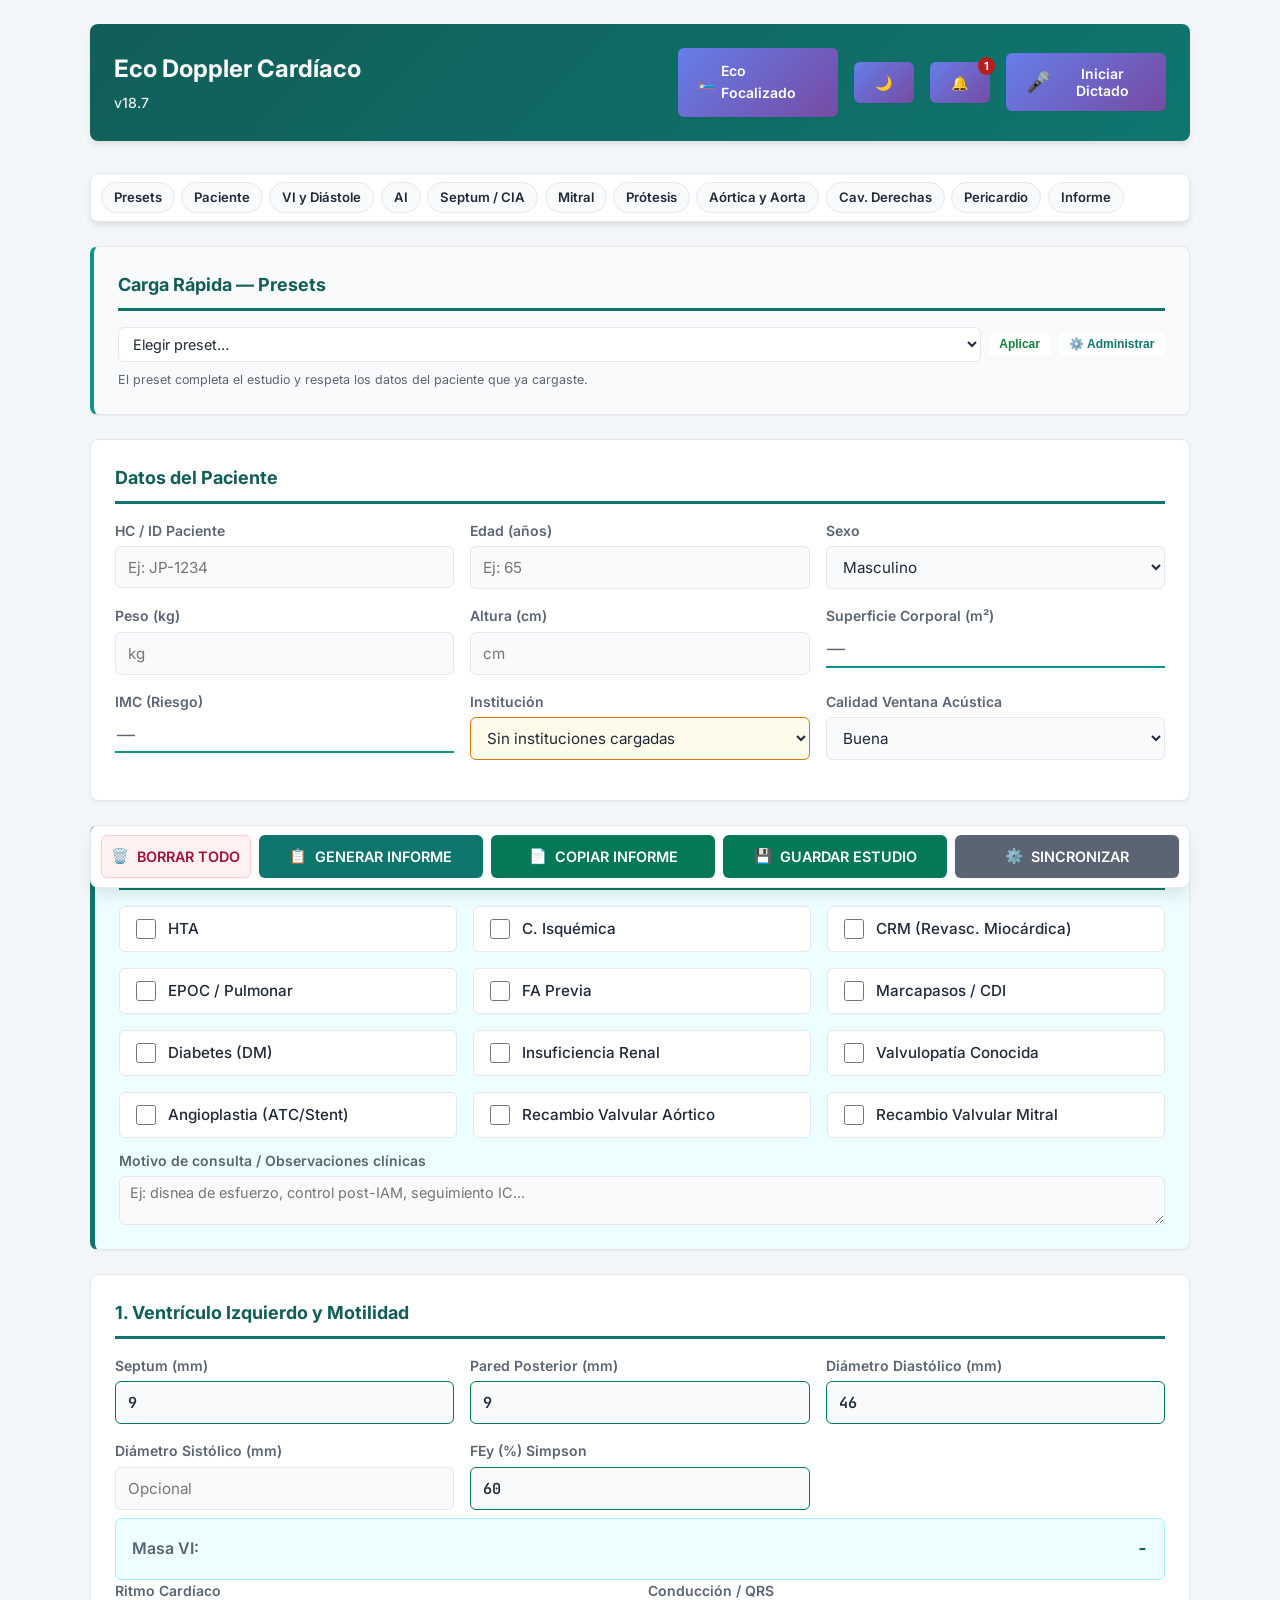
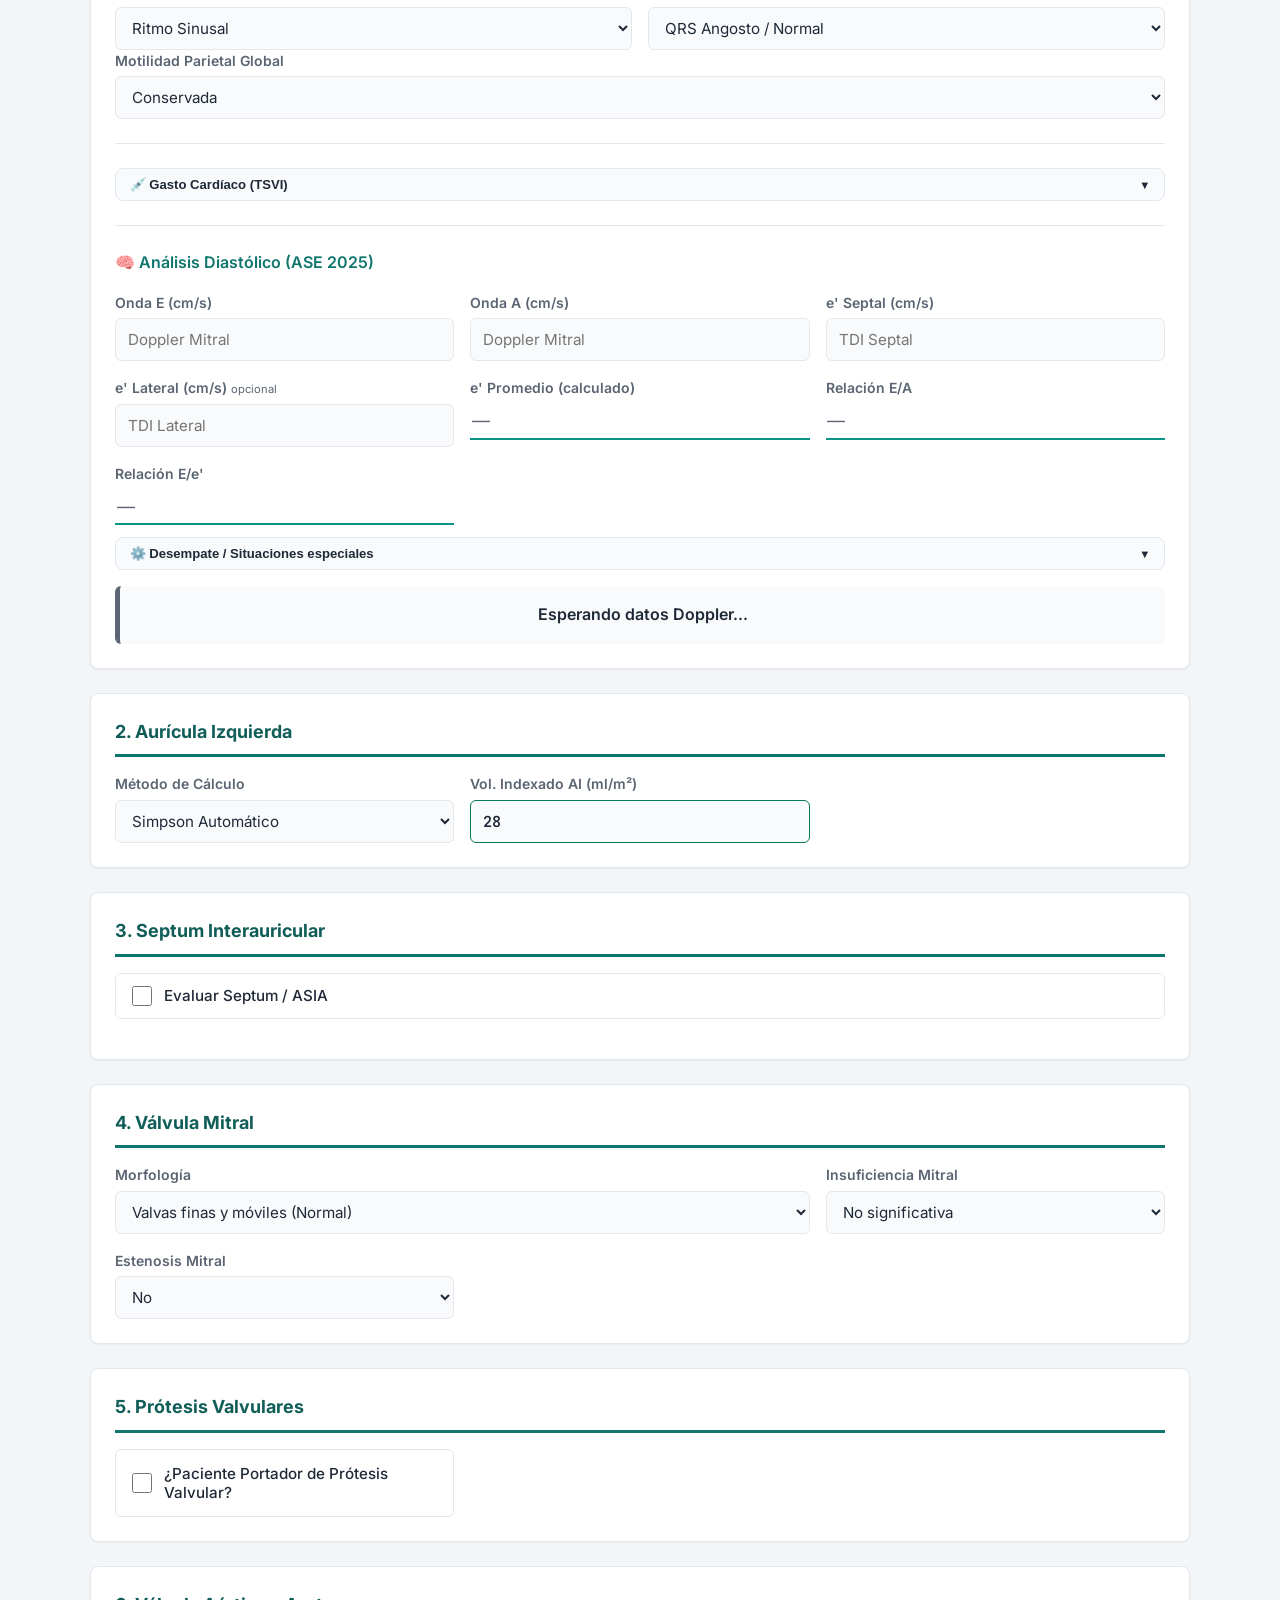
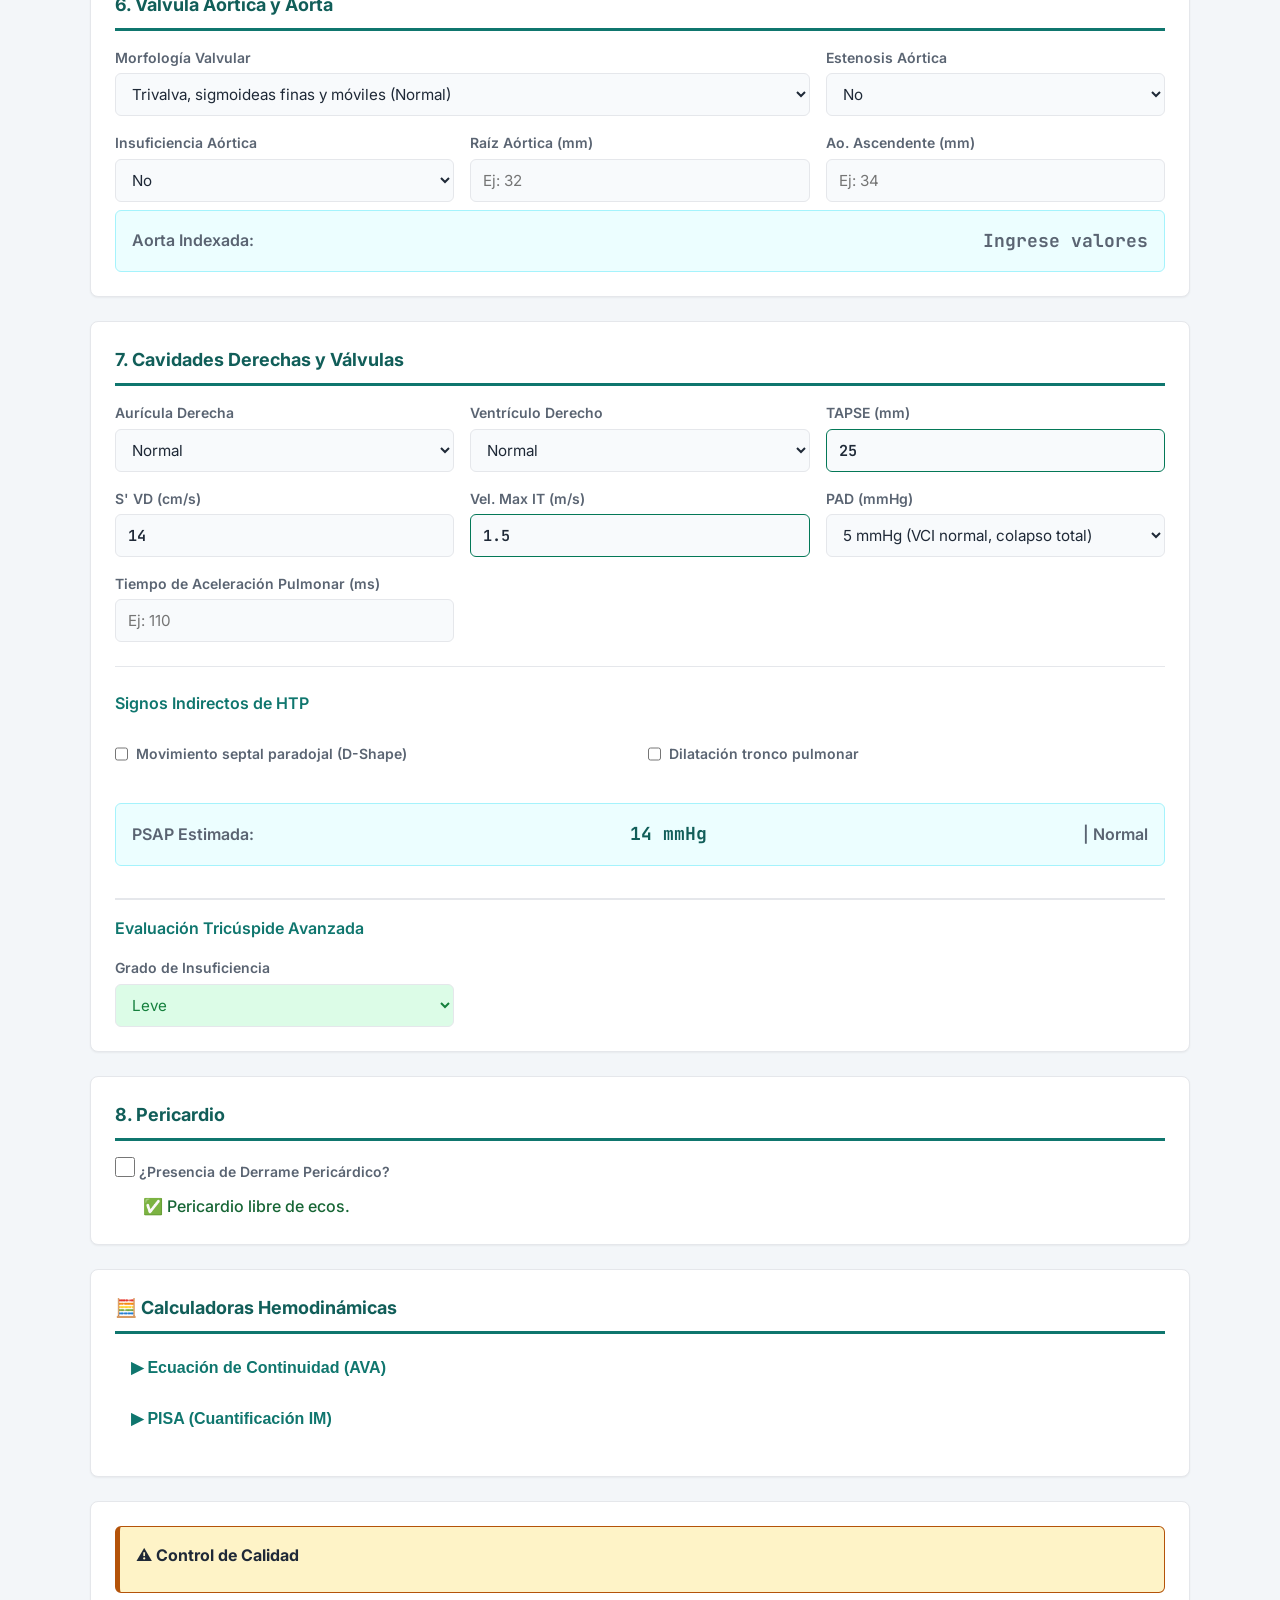
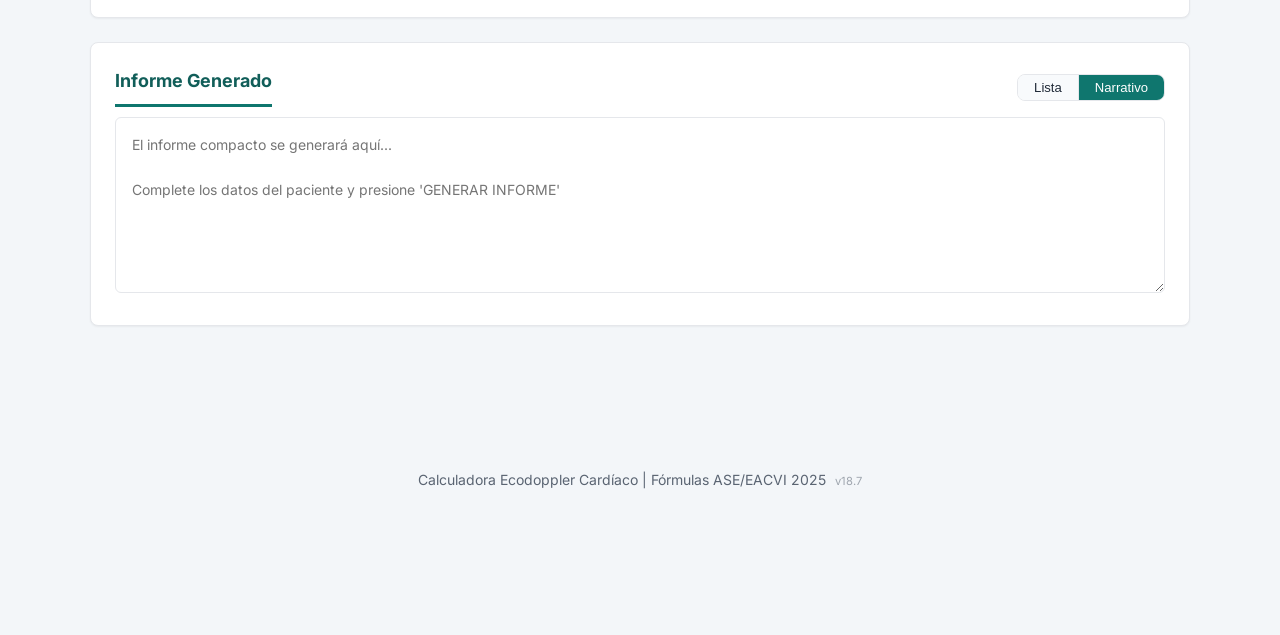
<file: index.html>
<!DOCTYPE html>
<html lang="es">

<head>
    <meta charset="UTF-8">
    <meta name="viewport" content="width=device-width, initial-scale=1.0">
    <meta name="description"
        content="Calculadora profesional de Ecocardiograma Doppler Cardíaco para generación de reportes clínicos">
    <title>Eco Doppler Cardíaco - Calculadora Profesional</title>

    <!-- Google Fonts -->
    <link rel="preconnect" href="https://fonts.googleapis.com">
    <link rel="preconnect" href="https://fonts.gstatic.com" crossorigin>
    <link
        href="https://fonts.googleapis.com/css2?family=Inter:wght@400;500;600;700&family=JetBrains+Mono:wght@500;600&display=swap"
        rel="stylesheet">

    <!-- Styles -->
    <link rel="stylesheet" href="styles.css?v=18.8">
</head>

<body>

    <div class="container">
        <header class="app-header">
            <div>
                <h1>Eco Doppler Cardíaco</h1>
                <p class="version">v18.7</p>
            </div>
            <div class="voice-controls">
                <a hidden id="personal_ai_1" class="btn btn-voice" target="_blank" rel="noopener noreferrer">IA personal 1</a>
                <a hidden id="personal_ai_2" class="btn btn-voice" target="_blank" rel="noopener noreferrer">IA personal 2</a>
                <a href="eco-rapido.html" class="btn btn-voice" title="Eco focalizado en cama del paciente"
                   style="text-decoration:none; display:inline-flex; align-items:center; gap:.4rem;">
                    <span>🛏️</span><span>Eco Focalizado</span>
                </a>
                <button id="btn-theme-toggle" class="btn btn-voice" title="Cambiar Tema"
                    style="min-width: 50px; padding: 0.75rem;">
                    <span id="theme-icon">🌙</span>
                </button>
                <button id="btn-news-toggle" class="btn btn-voice" title="Novedades y Guías"
                    style="min-width: 50px; padding: 0.75rem; position: relative;">
                    <span>🔔</span>
                    <span id="news-badge" class="news-badge">1</span>
                </button>
                <button id="btn-voice-toggle" class="btn btn-voice" title="Dictado por voz">
                    <span id="voice-icon">🎤</span>
                    <span id="voice-status">Iniciar Dictado</span>
                </button>
                <div id="voice-indicator" class="voice-indicator" style="display: none;">
                    <span class="pulse-dot"></span> Escuchando...
                </div>
            </div>
        </header>

        <nav class="quick-nav" aria-label="Ir a una sección">
            <a class="quick-nav__chip" href="#sec-presets">Presets</a>
            <a class="quick-nav__chip" href="#sec-paciente">Paciente</a>
            <a class="quick-nav__chip" href="#sec-vi">VI y Diástole</a>
            <a class="quick-nav__chip" href="#sec-ai">AI</a>
            <a class="quick-nav__chip" href="#sec-septum">Septum / CIA</a>
            <a class="quick-nav__chip" href="#sec-mitral">Mitral</a>
            <a class="quick-nav__chip" href="#protesis_section">Prótesis</a>
            <a class="quick-nav__chip" href="#sec-aortica">Aórtica y Aorta</a>
            <a class="quick-nav__chip" href="#sec-derechas">Cav. Derechas</a>
            <a class="quick-nav__chip" href="#sec-pericardio">Pericardio</a>
            <a class="quick-nav__chip" href="#sec-informe">Informe</a>
        </nav>

        <!-- Datos Físicos y Filiación -->
        <section class="card preset-section" id="sec-presets">
            <h2 class="section-title">Carga Rápida — Presets</h2>
            <div class="preset-row">
                <select id="preset_selector" class="preset-select">
                    <option value="">Elegir preset…</option>
                </select>
                <button type="button" id="btn_aplicar_preset" class="preset-btn preset-btn-green">Aplicar</button>
                <button type="button" id="btn_admin_presets" class="preset-btn" title="Guardar, crear, restaurar o respaldar presets">⚙️ Administrar</button>
            </div>
            <p class="preset-help">
                El preset completa el estudio y respeta los datos del paciente que ya cargaste.
            </p>
        </section>

        <section class="card" id="sec-paciente">
            <h2 class="section-title">Datos del Paciente</h2>
            <div class="grid">
                <div class="form-group">
                    <label for="paciente_id">HC / ID Paciente</label>
                    <input type="text" id="paciente_id" name="paciente_id" placeholder="Ej: JP-1234" autocomplete="off">
                </div>
                <div class="form-group">
                    <label for="edad">Edad (años)</label>
                    <input type="number" id="edad" placeholder="Ej: 65" min="0" max="120">
                </div>
                <div class="form-group">
                    <label for="sexo">Sexo</label>
                    <select id="sexo">
                        <option value="M">Masculino</option>
                        <option value="F">Femenino</option>
                    </select>
                </div>
                <div class="form-group">
                    <label for="peso">Peso (kg)</label>
                    <input type="number" id="peso" placeholder="kg" min="20" max="300" step="0.1">
                </div>
                <div class="form-group">
                    <label for="altura">Altura (cm)</label>
                    <input type="number" id="altura" placeholder="cm" min="100" max="250" step="1">
                </div>
                <div class="form-group">
                    <label for="sc_display">Superficie Corporal (m²)</label>
                    <input type="text" id="sc_display" class="calculated-value" disabled placeholder="—">
                </div>
                <div class="form-group">
                    <label for="bmi_display">IMC (Riesgo)</label>
                    <input type="text" id="bmi_display" class="calculated-value" disabled placeholder="—">
                </div>
                <div class="form-group" id="grupo_institucion">
                    <label for="institucion">Institución</label>
                    <select id="institucion"></select>
                    <div id="institucion_nueva" class="institucion-nueva" hidden>
                        <input id="institucion_nombre" type="text" placeholder="Nombre de la institución" autocomplete="off">
                        <button type="button" id="institucion_agregar">Agregar</button>
                        <button type="button" id="institucion_cancelar" aria-label="Cancelar">✕</button>
                    </div>
                </div>
                <div class="form-group">
                    <label for="ventana">Calidad Ventana Acústica</label>
                    <select id="ventana">
                        <option value="no">Buena</option>
                        <option value="si">Mala Ventana (Limita evaluación)</option>
                    </select>
                </div>
                <div class="form-group" style="grid-column: 1 / -1;">
                    <div id="bsa_alert_container"
                        style="display:none; margin-top: 0.5rem; padding: 0.75rem; border-radius: 6px; font-weight: 500; font-size: 0.9rem; display: flex; align-items: center; gap: 0.5rem;">
                        <span id="bsa_alert_icon"></span>
                        <span id="bsa_alert_text"></span>
                    </div>
                </div>
            </div>
        </section>

        <!-- Antecedentes Clínicos (Nuevo Módulo) -->
        <section class="card card-antecedentes">
            <h2 class="section-title">Antecedentes Clínicos de Relevancia</h2>
            <div class="grid grid-3col">
                <div class="checkbox-group">
                    <input type="checkbox" id="ant_hta">
                    <label for="ant_hta">HTA</label>
                </div>
                <div class="checkbox-group">
                    <input type="checkbox" id="ant_isquemia">
                    <label for="ant_isquemia">C. Isquémica</label>
                </div>
                <!-- CRM -->
                <div class="checkbox-group">
                    <input type="checkbox" id="ant_crm">
                    <label for="ant_crm">CRM (Revasc. Miocárdica)</label>
                </div>
                <!-- EPOC -->
                <div class="checkbox-group">
                    <input type="checkbox" id="ant_epoc">
                    <label for="ant_epoc">EPOC / Pulmonar</label>
                </div>
                <!-- FA -->
                <div class="checkbox-group">
                    <input type="checkbox" id="ant_fa">
                    <label for="ant_fa">FA Previa</label>
                </div>
                <!-- Marcapasos -->
                <div class="checkbox-group">
                    <input type="checkbox" id="ant_marcapasos">
                    <label for="ant_marcapasos">Marcapasos / CDI</label>
                </div>
                <!-- Diabetes -->
                <div class="checkbox-group">
                    <input type="checkbox" id="ant_dm">
                    <label for="ant_dm">Diabetes (DM)</label>
                </div>
                <!-- Insuficiencia Renal -->
                <div class="checkbox-group">
                    <input type="checkbox" id="ant_irc">
                    <label for="ant_irc">Insuficiencia Renal</label>
                </div>
                <!-- Valvulopatía conocida -->
                <div class="checkbox-group">
                    <input type="checkbox" id="ant_valvulopatia">
                    <label for="ant_valvulopatia">Valvulopatía Conocida</label>
                </div>
                <!-- Angioplastia coronaria previa -->
                <div class="checkbox-group">
                    <input type="checkbox" id="ant_atc">
                    <label for="ant_atc">Angioplastia (ATC/Stent)</label>
                </div>
                <!-- Recambio valvular aórtico -->
                <div class="checkbox-group">
                    <input type="checkbox" id="ant_rva">
                    <label for="ant_rva">Recambio Valvular Aórtico</label>
                </div>
                <!-- Recambio valvular mitral -->
                <div class="checkbox-group">
                    <input type="checkbox" id="ant_rvm">
                    <label for="ant_rvm">Recambio Valvular Mitral</label>
                </div>
            </div>
            <div class="form-group" style="margin-top: 0.75rem;">
                <label for="ant_libre">Motivo de consulta / Observaciones clínicas</label>
                <textarea id="ant_libre" rows="2" placeholder="Ej: disnea de esfuerzo, control post-IAM, seguimiento IC..." style="width:100%; resize:vertical; font-size:0.9rem; padding:0.4rem 0.6rem; border:1px solid var(--color-border); border-radius:6px; font-family:inherit;"></textarea>
            </div>
        </section>

        <!-- Presets de carga rápida -->
        <!-- VI y Motilidad Parietal -->
        <section class="card" id="sec-vi">
            <h2 class="section-title">1. Ventrículo Izquierdo y Motilidad</h2>

            <div class="grid">
                <div class="form-group">
                    <label for="siv">Septum (mm)</label>
                    <input type="number" id="siv" value="9" min="5" max="25" step="1">
                </div>
                <div class="form-group">
                    <label for="pp">Pared Posterior (mm)</label>
                    <input type="number" id="pp" value="9" min="5" max="25" step="1">
                </div>
                <div class="form-group">
                    <label for="ddvi">Diámetro Diastólico (mm)</label>
                    <input type="number" id="ddvi" value="46" min="30" max="75" step="1">
                </div>
                <div class="form-group">
                    <label for="dsvi">Diámetro Sistólico (mm)</label>
                    <input type="number" id="dsvi" placeholder="Opcional" min="20" max="60" step="1">
                </div>
                <div class="form-group">
                    <label for="fevi">FEy (%) Simpson</label>
                    <input type="number" id="fevi" value="60" min="10" max="100" step="1">
                </div>
            </div>

            <!-- Masa VI Display -->
            <div class="info-banner">
                <div id="masa_info" class="live-calc">
                    <span class="calc-label">Masa VI:</span>
                    <span class="calc-value">-</span>
                </div>
            </div>

            <!-- Ritmo y Conducción -->
            <div class="grid grid-2col">
                <div class="form-group">
                    <label for="ritmo">Ritmo Cardíaco</label>
                    <select id="ritmo">
                        <option value="sinusal">Ritmo Sinusal</option>
                        <option value="fa">Fibrilación Auricular (FA)</option>
                        <option value="flutter">Aleteo / Flutter Auricular</option>
                    </select>
                </div>
                <div class="form-group">
                    <label for="conduccion">Conducción / QRS</label>
                    <select id="conduccion">
                        <option value="normal">QRS Angosto / Normal</option>
                        <option value="bcri">BCRI (Bloqueo Rama Izq)</option>
                        <option value="bcrd">BCRD (Bloqueo Rama Der)</option>
                        <option value="marcapasos">Marcapasos</option>
                    </select>
                </div>
            </div>

            <!-- Motilidad -->
            <div class="form-group full-width">
                <label for="motilidad_global">Motilidad Parietal Global</label>
                <select id="motilidad_global">
                    <option value="conservada">Conservada</option>
                    <option value="alterada">Alterada</option>
                </select>
            </div>

            <!-- Motilidad Segmentaria (Hidden by default) -->
            <div id="box_motilidad" class="advanced-box" style="display: none;">
                <h3 class="subsection-title">Detalle Alteración Segmentaria</h3>
                <div class="grid grid-2col">
                    <div class="form-group">
                        <label for="mot_territorio">Territorio Arterial</label>
                        <select id="mot_territorio">
                            <option value="da">Territorio DA (Anterior/Septal/Apex)</option>
                            <option value="cd">Territorio CD (Inferior/Inf-Septal)</option>
                            <option value="cx">Territorio Cx (Lateral/Posterior)</option>
                        </select>
                    </div>
                    <div class="form-group">
                        <label for="mot_tipo">Tipo de Alteración</label>
                        <select id="mot_tipo">
                            <option value="hipocinesia">Hipocinesia Segmentaria</option>
                            <option value="aquinesia">Acinesia/Aquinesia</option>
                        </select>
                    </div>
                </div>
            </div>

            <!-- Gasto Cardíaco (colapsable) -->
            <div class="subsection">
                <button type="button" class="toggle-advanced-btn" onclick="toggleSection('gc_body', this)">
                    💉 Gasto Cardíaco (TSVI) <span class="toggle-arrow">▼</span>
                </button>
                <div id="gc_body" style="display:none; margin-top:0.75rem;">
                    <div class="grid">
                        <div class="form-group">
                            <label for="fc">Frecuencia Cardíaca (lpm)</label>
                            <input type="number" id="fc" placeholder="Ej: 72" min="30" max="200" step="1">
                        </div>
                        <div class="form-group">
                            <label for="lvot_diam">Diámetro TSVI (mm)</label>
                            <input type="number" id="lvot_diam" placeholder="Ej: 21" min="10" max="35" step="1">
                            <div class="tsvi-esperado" data-tsvi-ref="lvot_diam"></div>
                        </div>
                        <div class="form-group">
                            <label for="lvot_vti">VTI TSVI (cm)</label>
                            <input type="number" id="lvot_vti" placeholder="Ej: 22" min="5" max="60" step="1">
                        </div>
                        <div class="form-group">
                            <label for="gc_sv_display">Volumen Sistólico (ml) <small class="hint">Ref: 60–100</small></label>
                            <input type="text" id="gc_sv_display" class="calculated-value" disabled placeholder="—">
                        </div>
                        <div class="form-group">
                            <label for="gc_co_display">Gasto Cardíaco (L/min) <small class="hint">Ref: 4–8</small></label>
                            <input type="text" id="gc_co_display" class="calculated-value" disabled placeholder="—">
                        </div>
                        <div class="form-group">
                            <label for="gc_ci_display">Índice Cardíaco (L/min/m²) <small class="hint">Ref: 2.5–4.0</small></label>
                            <input type="text" id="gc_ci_display" class="calculated-value" disabled placeholder="—">
                        </div>
                    </div>
                </div>
            </div>

            <!-- Análisis Diastólico -->
            <div class="subsection">
                <h3 class="subsection-title">🧠 Análisis Diastólico (ASE 2025)</h3>

                <!-- Campos básicos — siempre visibles -->
                <div class="grid">
                    <div class="form-group">
                        <label for="onda_e">Onda E (cm/s)</label>
                        <input type="number" id="onda_e" placeholder="Doppler Mitral" min="20" max="200" step="1">
                    </div>
                    <div class="form-group">
                        <label for="onda_a">Onda A (cm/s)</label>
                        <input type="number" id="onda_a" placeholder="Doppler Mitral" min="10" max="150" step="1">
                    </div>
                    <div class="form-group">
                        <label for="onda_e_prime_septal">e' Septal (cm/s)</label>
                        <input type="number" id="onda_e_prime_septal" placeholder="TDI Septal" min="3" max="25" step="0.1">
                    </div>
                    <div class="form-group">
                        <label for="onda_e_prime_lateral">e' Lateral (cm/s) <span class="field-optional">opcional</span></label>
                        <input type="number" id="onda_e_prime_lateral" placeholder="TDI Lateral" min="3" max="25" step="0.1">
                    </div>
                    <div class="form-group">
                        <label for="onda_e_prime">e' Promedio (calculado)</label>
                        <input type="text" id="onda_e_prime" class="calculated-value" disabled placeholder="—">
                    </div>
                    <div class="form-group">
                        <label for="ea_ratio_display">Relación E/A</label>
                        <input type="text" id="ea_ratio_display" class="calculated-value" disabled placeholder="—">
                    </div>
                    <div class="form-group">
                        <label for="ee_ratio_display">Relación E/e'</label>
                        <input type="text" id="ee_ratio_display" class="calculated-value" disabled placeholder="—">
                    </div>
                </div>

                <!-- Desempate / Situaciones especiales (colapsable) -->
                <button type="button" class="toggle-advanced-btn" style="margin-top:0.75rem;" onclick="toggleSection('diast_advanced', this)">
                    ⚙️ Desempate / Situaciones especiales <span class="toggle-arrow">▼</span>
                </button>
                <div id="diast_advanced" style="display:none; margin-top:0.75rem;">
                    <div class="grid">
                        <div class="form-group">
                            <label for="td">TD — Tiempo Desaceleración (ms) <small class="hint">Ref: 160–240</small></label>
                            <input type="number" id="td" placeholder="ms" min="60" max="400" step="1">
                        </div>
                        <div class="form-group">
                            <label for="triv">TRIV (ms) <small class="hint">Ref: 70–90</small></label>
                            <input type="number" id="triv" placeholder="ms" min="30" max="150" step="1">
                        </div>
                        <div class="form-group">
                            <label for="diast_lars">LARS (Strain AI) % <small class="hint">Ref: > 18</small></label>
                            <input type="number" id="diast_lars" placeholder="Ej: 20" min="0" max="100" step="0.1">
                        </div>
                        <div class="form-group">
                            <label for="diast_pvsd">Venas Pulmonares (S/D) <small class="hint">Ref: > 0.67</small></label>
                            <input type="number" id="diast_pvsd" placeholder="Ej: 0.8" min="0" max="5" step="0.01">
                        </div>
                    </div>
                    <div class="callout-neutral">
                        <p class="callout-title">Condiciones especiales / Maniobra</p>
                        <div style="display:flex;flex-wrap:wrap;gap:0.5rem;">
                            <label class="diast-ctx-btn" title="Bloqueo completo rama izquierda — e' septal no confiable">
                                <input type="checkbox" id="ctx_bcri"> BCRI
                            </label>
                            <label class="diast-ctx-btn" title="Calcificación del anillo mitral moderada-severa — en ritmo sinusal el algoritmo ASE no se aplica">
                                <input type="checkbox" id="ctx_mac"> MAC
                            </label>
                            <label class="diast-ctx-btn" title="Insuficiencia mitral severa primaria — en ritmo sinusal el algoritmo ASE no se aplica">
                                <input type="checkbox" id="ctx_im"> IM Severa
                            </label>
                            <label class="diast-ctx-btn" title="Miocardiopatía hipertrófica — umbrales modificados">
                                <input type="checkbox" id="ctx_mcp"> MCP
                            </label>
                            <label class="diast-ctx-btn" title="Valsalva positivo: E/A cae ≥ 50% → sugiere presión de AI elevada">
                                <input type="checkbox" id="ctx_valsalva"> Valsalva (+)
                            </label>
                        </div>
                        <div class="form-group">
                            <label for="diast_exclusion">Otra situación que excluye el algoritmo <small class="hint">ASE 2025 · la estenosis mitral se toma sola</small></label>
                            <select id="diast_exclusion">
                                <option value="">Ninguna</option>
                                <option value="reparacion_mitral">Reparación mitral / TEER</option>
                                <option value="constriccion">Constricción pericárdica</option>
                                <option value="hp_no_cardiaca">HP no cardíaca</option>
                                <option value="trasplante">Trasplante cardíaco</option>
                                <option value="lvad">Asistencia ventricular (LVAD)</option>
                            </select>
                        </div>
                    </div>
                </div>

                <!-- Semáforo Diastólico -->
                <div id="diastole_result" class="diastole-badge status-neutral">
                    Esperando datos Doppler...
                </div>
                <input type="hidden" id="diastole_text_hidden">
            </div>
        </section>

        <!-- Motilidad Parietal Regional -->
        <section class="card motility-section" id="motility-regional-section" style="display: none;">
            <h2 class="section-title">🫀 Motilidad Parietal Regional (17 Segmentos AHA)</h2>

            <div class="motility-controls">
                <div class="wmsi-display">
                    <span class="calc-label">WMSI:</span>
                    <span id="wmsi-value" class="calc-value">1.00</span>
                </div>

                <div class="grado-selector" role="group" aria-label="Grado a aplicar al tocar un segmento">
                    <span class="calc-label">Grado:</span>
                    <button type="button" class="btn-grado grado-2" data-grado="2" aria-pressed="false">Hipoquinesia</button>
                    <button type="button" class="btn-grado grado-3" data-grado="3" aria-pressed="false">Aquinesia</button>
                    <button type="button" class="btn-grado grado-4" data-grado="4" aria-pressed="false">Disquinesia</button>
                    <button type="button" class="btn-grado grado-1" data-grado="1" aria-pressed="false">Normal</button>
                </div>

                <div class="grupo-presets">
                    <div class="grupo-fila">
                        <span class="calc-label">Paredes:</span>
                        <button type="button" class="btn-grupo" data-grupo="paredes.anterior">Anterior</button>
                        <button type="button" class="btn-grupo" data-grupo="paredes.septal">Septal</button>
                        <button type="button" class="btn-grupo" data-grupo="paredes.inferior">Inferior</button>
                        <button type="button" class="btn-grupo" data-grupo="paredes.lateral">Lateral</button>
                    </div>
                    <div class="grupo-fila">
                        <span class="calc-label">Niveles:</span>
                        <button type="button" class="btn-grupo" data-grupo="niveles.basales">Basales</button>
                        <button type="button" class="btn-grupo" data-grupo="niveles.medios">Medios</button>
                        <button type="button" class="btn-grupo" data-grupo="niveles.apicales">Apicales</button>
                    </div>
                    <div class="grupo-fila">
                        <span class="calc-label">Territorios:</span>
                        <button type="button" class="btn-grupo" data-grupo="territorios.DA">DA</button>
                        <button type="button" class="btn-grupo" data-grupo="territorios.CD">CD</button>
                        <button type="button" class="btn-grupo" data-grupo="territorios.Cx">Cx</button>
                        <button type="button" class="btn-grupo" data-grupo="territorios.global">Global</button>
                    </div>
                </div>

                <div class="form-group">
                    <label for="pattern-selector">Patrón Especial:</label>
                    <select id="pattern-selector">
                        <option value="none">Ninguno (Manual)</option>

                        <optgroup label="🫀 Takotsubo">
                            <option value="takotsubo_apical">Apical (Clásico)</option>
                            <option value="takotsubo_mid">Medioventricular</option>
                            <option value="takotsubo_inverted">Invertido (Basal)</option>
                            <option value="takotsubo_focal">Focal (Anterolateral)</option>
                        </optgroup>

                        <optgroup label="💔 Miocardiopatías">
                            <option value="dilated_cm">Miocardiopatía Dilatada</option>
                            <option value="hypertensive_cm">Cardiopatía Hipertensiva</option>
                            <option value="chagas">Chagas (Apical + Inferior)</option>
                        </optgroup>

                        <optgroup label="🌐 Territorios Combinados / Selección Especial">
                            <option value="da_cx">Anterior + Anterolateral (DA/Cx)</option>
                            <option value="da_cd_wrap">DA Envolvente (Wrap-around)</option>
                            <option value="cx_cd">Inferior + Inferolateral (Cx/CD)</option>
                            <option value="multivessel">Multivaso (DA+Cx+CD)</option>
                            <option value="left_main">Tronco Coronaria Izquierda</option>
                            <option value="da_distal">DA Distal / Apical Pura</option>
                        </optgroup>

                        <optgroup label="⚡ Disincronía / Post-Q / Eléctricos">
                            <option value="bcri">BCRI / BRI (Rama Izquierda)</option>
                            <option value="bcrd">BCRD (Rama Derecha)</option>
                            <option value="pacemaker">Marcapasos (MCP)</option>
                            <option value="post_surgery">Post Cirugía Cardíaca (CRM/Valvular)</option>
                        </optgroup>

                        <optgroup label="⚠️ Patrones Especiales (Aneurismas)">
                            <option value="aneurysm_anterior">Aneurisma Anterior</option>
                            <option value="aneurysm_apical">Aneurisma Apical</option>
                            <option value="aneurysm_inferior">Aneurisma Inferior</option>
                        </optgroup>
                    </select>
                </div>
                <div class="vista-filtro" role="group" aria-label="Resaltar segmentos por vista">
                    <span class="calc-label">Vista:</span>
                    <button type="button" class="btn-vista" data-vista="A4C" aria-pressed="false">A4C</button>
                    <button type="button" class="btn-vista" data-vista="A2C" aria-pressed="false">A2C</button>
                    <button type="button" class="btn-vista" data-vista="A3C" aria-pressed="false">A3C</button>
                </div>
                <button type="button" class="btn-reset" id="btn-reset-motility">🔄 Resetear Todo</button>
            </div>

            <div id="motility-warning" class="warning-box" style="display: none;"></div>

            <!-- Pre-informe en tiempo real -->
            <div class="motility-preview" id="motility-preview">
                <h3>📋 Vista Previa</h3>
                <p id="preview-text">No hay alteraciones registradas.</p>
            </div>

            <div class="bullseye-container" id="bullseye-container">
                <svg id="svg-bullseye" width="450" height="450"></svg>
            </div>

            <div class="motility-legend">
                <div class="legend-item">
                    <span class="legend-color legend-grado-1"></span>
                    <span>Normal (1)</span>
                </div>
                <div class="legend-item">
                    <span class="legend-color legend-grado-2"></span>
                    <span>Hipoquinesia (2)</span>
                </div>
                <div class="legend-item">
                    <span class="legend-color legend-grado-3"></span>
                    <span>Aquinesia (3)</span>
                </div>
                <div class="legend-item">
                    <span class="legend-color legend-grado-4"></span>
                    <span>Disquinesia (4)</span>
                </div>
            </div>

            <p class="instruction-text">💡 Haga click en cada segmento para cambiar su estado de motilidad.</p>
        </section>

        <!-- Aurícula Izquierda -->
        <section class="card" id="sec-ai">
            <h2 class="section-title">2. Aurícula Izquierda</h2>
            <div class="grid">
                <div class="form-group">
                    <label for="ai_calc_mode">Método de Cálculo</label>
                    <select id="ai_calc_mode">
                        <option value="auto">Simpson Automático</option>
                        <option value="lanus">Modo Lanús (Manual)</option>
                    </select>
                </div>
                <div class="form-group">
                    <label for="vol_ai">Vol. Indexado AI (ml/m²)</label>
                    <input type="number" id="vol_ai" value="28" min="10" max="100" step="1">
                </div>
            </div>

            <!-- Modo Lanús (Hidden by default) -->
            <div id="box_lanus" class="advanced-box" style="display: none;">
                <h3 class="subsection-title">📐 Método Área-Longitud Monoplano (Lanús)</h3>
                <p style="font-size: 0.85rem; color: var(--color-text-secondary); margin-bottom: 0.75rem;">
                    Fórmula: Vol = (0.85 × Área²) / Longitud | Vista 4 Cámaras
                </p>
                <div class="grid grid-2col">
                    <div class="form-group">
                        <label for="lanus_area_4c">Área 4C (cm²)</label>
                        <input type="number" id="lanus_area_4c" step="0.1" placeholder="Planimetría AI">
                    </div>
                    <div class="form-group">
                        <label for="lanus_longitud">Longitud (mm)</label>
                        <input type="number" id="lanus_longitud" step="0.1" placeholder="Anillo a techo">
                    </div>
                </div>
                <div style="display: flex; gap: 0.5rem; margin-top: 0.5rem;">
                    <button type="button" class="btn-calc-action" id="btn_calc_lanus">Calcular Volumen AI</button>
                    <button type="button" class="btn-calc-inject" id="btn_inject_lanus">Inyectar Vol. Indexado</button>
                </div>
                <div class="calc-result" id="lanus_result"></div>
            </div>
        </section>

        <!-- Septum Interauricular (ASIA/FOP) -->
        <section class="card" id="sec-septum">
            <h2 class="section-title">3. Septum Interauricular</h2>

            <div class="checkbox-group" style="margin-bottom: 1rem;">
                <input type="checkbox" id="asia_check">
                <label for="asia_check">Evaluar Septum / ASIA</label>
            </div>

            <div id="asia_fields" style="display: none; padding-top: 1rem; border-top: 1px solid var(--color-border);">
                <div class="grid grid-2col">
                    <div class="form-group">
                        <label for="asia_excursion">Excursión Total (mm)</label>
                        <input type="number" id="asia_excursion" placeholder="Ej: 11" min="0" max="30" step="1">
                        <div id="asia_feedback" class="qc-alert"
                            style="display: none; margin-top: 0.5rem; text-align: center;"></div>
                    </div>
                    <div class="form-group">
                        <label for="asia_shunt">Shunt / Permeabilidad</label>
                        <select id="asia_shunt">
                            <option value="no">Sin Shunt evidente</option>
                            <option value="color">Paso por Doppler Color</option>
                            <option value="burbujas_basal">Test Burbujas Positivo (Basal)</option>
                            <option value="burbujas_valsalva">Test Burbujas Positivo (Valsalva)</option>
                        </select>
                    </div>
                </div>
            </div>
        </section>

        <!-- Válvula Mitral -->
        <section class="card" id="sec-mitral">
            <h2 class="section-title">4. Válvula Mitral</h2>
            <div class="grid">
                <div class="form-group grid-span-2">
                    <label for="morf_mitral">Morfología</label>
                    <select id="morf_mitral">
                        <optgroup label="─ Normal / Degenerativo (más frecuente)">
                            <option value="Valvas finas y móviles, apertura conservada">Valvas finas y móviles (Normal)</option>
                            <option value="Leve engrosamiento fibroso de las valvas sin restricción de apertura">Leve engrosamiento fibroso</option>
                            <option value="Esclerosis focal de la valva posterior sin restricción de apertura">Esclerosis focal valva posterior</option>
                            <option value="Calcificación del anillo mitral (MAC) sin afectación de las valvas">Calcificación del anillo mitral (MAC)</option>
                            <option value="Calcificación del anillo mitral (MAC) con extensión a la base de las valvas">MAC con extensión a base de valvas</option>
                            <option value="Esclerocalcificación valvular severa con restricción de la movilidad">Esclerocalcificación severa con restricción</option>
                        </optgroup>
                        <optgroup label="─ Funcional / Isquémica">
                            <option value="Valvas anatómicamente conservadas con Tenting sistólico secundario a dilatación/remodelado del VI">Funcional — Tenting por VI dilatado</option>
                            <option value="Disfunción de músculo papilar de origen isquémico con restricción de la coaptación">Disfunción de músculo papilar (isquémica)</option>
                        </optgroup>
                        <optgroup label="─ Mixomatoso / Prolapso">
                            <option value="Degeneración mixomatosa leve sin prolapso evidente">Degeneración mixomatosa leve</option>
                            <option value="Prolapso de valva posterior (PVP)">Prolapso valva posterior (PVP)</option>
                            <option value="Prolapso de valva anterior (PVA)">Prolapso valva anterior (PVA)</option>
                            <option value="Prolapso bivalvar (enfermedad de Barlow)">Prolapso bivalvar (Barlow)</option>
                            <option value="Flail (eversión) de valva por probable rotura de cuerda tendinosa">Flail — rotura de cuerda tendinosa</option>
                        </optgroup>
                        <optgroup label="─ Reumático / Estenótico">
                            <option value="Fusión comisural y engrosamiento distal de valvas de aspecto reumático">Fusión comisural (aspecto reumático)</option>
                            <option value="Estenosis mitral con apertura en domo y restricción de movilidad valvar">Estenosis mitral (apertura en domo)</option>
                        </optgroup>
                    </select>
                </div>
                <div class="form-group">
                    <label for="im_grado">Insuficiencia Mitral</label>
                    <select id="im_grado">
                        <option value="no">No significativa</option>
                        <option value="minima">Mínima</option>
                        <option value="leve">Leve</option>
                        <option value="leve-moderada">Leve-Moderada</option>
                        <option value="moderada">Moderada</option>
                        <option value="moderada-severa">Moderada-Severa</option>
                        <option value="severa">Severa</option>
                    </select>
                </div>
                <div class="form-group">
                    <label for="em_grado">Estenosis Mitral</label>
                    <select id="em_grado">
                        <option value="no">No</option>
                        <option value="leve">Leve</option>
                        <option value="leve-moderada">Leve-Moderada</option>
                        <option value="moderada">Moderada</option>
                        <option value="moderada-severa">Moderada-Severa</option>
                        <option value="severa">Severa</option>
                    </select>
                </div>
            </div>

            <!-- Caja Avanzada Mitral (Progressive Disclosure) -->
            <div id="box_mitral" class="advanced-box box-mitral" style="display: none;">
                <h3 class="subsection-title">Cuantificación Valvular Mitral</h3>

                <!-- Estenosis Mitral (Smart Layout) -->
                <div id="em_fields" class="iao-module-container" class="module-accent-violet" style="display: none;">
                    <div class="iao-title">
                        <span>ESTENOSIS MITRAL (EM)</span>
                        <div style="display: flex; gap: 0.5rem; align-items: center;">
                            <span class="subsection-note">Pre-llenar:</span>
                            <button id="btn_em_leve" class="preset-btn preset-leve">LEVE</button>
                            <button id="btn_em_moderada" class="preset-btn preset-moderada">MOD</button>
                            <button id="btn_em_severa" class="preset-btn preset-severa">SEV</button>
                        </div>
                        <span id="em_severity_badge" class="severity-badge badge-none">No evaluada</span>
                    </div>

                    <div class="iao-grid">
                        <div class="iao-input-group">
                            <label for="em_grad_medio">Gradiente Medio (mmHg) <small class="hint">(Sev ≥10)</small></label>
                            <div class="criterion-input-row">
                                <input type="number" id="em_grad_medio" step="0.1" placeholder="Ej: 10">
                                <span class="criterion-badge" id="badge_em_grad_medio">—</span>
                            </div>
                        </div>
                        <div class="iao-input-group">
                            <label for="em_area_pht">Área por PHT (cm²) <small class="hint">(Sev ≤1.5)</small></label>
                            <div class="criterion-input-row">
                                <input type="number" id="em_area_pht" step="0.01" placeholder="Ej: 1.0">
                                <span class="criterion-badge" id="badge_em_area_pht">—</span>
                            </div>
                        </div>
                    </div>
                    <!-- Conclusion Prominente -->
                    <div class="module-conclusion">
                        <span class="conclusion-text">Severidad Global Calculada:</span>
                        <span id="em_conclusion_badge" class="severity-badge badge-none">No evaluada</span>
                    </div>
                </div>

                <!-- Insuficiencia Mitral (Smart Layout) -->
                <div id="im_fields" class="iao-module-container" class="module-accent-red" style="display: none;">
                    <div class="iao-title">
                        <span>INSUFICIENCIA MITRAL (IM)</span>
                        <div style="display: flex; gap: 0.5rem; align-items: center;">
                            <span class="subsection-note">Pre-llenar:</span>
                            <button id="btn_im_leve" class="preset-btn preset-leve">LEVE</button>
                            <button id="btn_im_moderada" class="preset-btn preset-moderada">MOD</button>
                            <button id="btn_im_severa" class="preset-btn preset-severa">SEV</button>
                        </div>
                        <span id="im_severity_badge" class="severity-badge badge-none">No evaluada</span>
                    </div>

                    <div class="iao-grid">
                        <div class="iao-input-group">
                            <label for="im_vc">Vena Contracta (mm) <small class="hint">(Sev ≥7)</small></label>
                            <div class="criterion-input-row">
                                <input type="number" id="im_vc" step="0.1" placeholder="Ej: 7.0">
                                <span class="criterion-badge" id="badge_im_vc">—</span>
                            </div>
                        </div>
                        <div class="iao-input-group">
                            <label for="im_ore">ORE (cm²) <small class="hint">(Sev ≥0.40)</small></label>
                            <div class="criterion-input-row">
                                <input type="number" id="im_ore" step="0.01" placeholder="PISA">
                                <span class="criterion-badge" id="badge_im_ore">—</span>
                            </div>
                        </div>
                        <div class="iao-input-group">
                            <label for="im_vr">Vol. Regurgitante (ml) <small class="hint">(Sev ≥60)</small></label>
                            <div class="criterion-input-row">
                                <input type="number" id="im_vr" step="1" placeholder="PISA">
                                <span class="criterion-badge" id="badge_im_vr">—</span>
                            </div>
                        </div>
                        <div class="iao-input-group">
                            <label for="im_area_jet">Alcance del Jet / AI</label>
                            <div class="criterion-input-row">
                                <select id="im_area_jet">
                                    <option value="" selected disabled>Seleccionar...</option>
                                    <option value="leve">Llega a 1/3 de AI</option>
                                    <option value="moderada">Llega a 2/3 de AI</option>
                                    <option value="severa">Llega a Pared Posterior</option>
                                </select>
                                <span class="criterion-badge" id="badge_im_area_jet">—</span>
                            </div>
                        </div>
                        <div class="iao-input-group">
                            <label for="im_jet_direccion">Dirección del Jet</label>
                            <div class="criterion-input-row">
                                <select id="im_jet_direccion">
                                    <option value="" selected>Sin especificar</option>
                                    <option value="central">Central</option>
                                    <option value="exc_anterior">Excéntrico anterior</option>
                                    <option value="exc_posterior">Excéntrico posterior</option>
                                    <option value="exc_septal">Excéntrico septal</option>
                                    <option value="exc_lateral">Excéntrico lateral</option>
                                    <option value="coanda">Adherido a pared (Coanda)</option>
                                </select>
                            </div>
                        </div>
                        <div class="iao-input-group">
                            <label for="im_jet_numero">N° de Jets</label>
                            <div class="criterion-input-row">
                                <select id="im_jet_numero">
                                    <option value="" selected>Sin especificar</option>
                                    <option value="unico">Único</option>
                                    <option value="dos">Dos jets</option>
                                    <option value="multiples">Múltiples</option>
                                </select>
                            </div>
                        </div>
                    </div>

                    <!-- Qualitative Params -->
                    <div class="iao-checkbox-group" style="margin-top: 1rem;">
                        <input type="checkbox" id="im_inversion_venas">
                        <label for="im_inversion_venas">Inversión sistólica en venas pulmonares</label>
                        <span class="criterion-badge" id="badge_im_inversion" style="margin-left:auto;">—</span>
                    </div>
                    <!-- Conclusion Prominente -->
                    <div class="module-conclusion">
                        <span class="conclusion-text">Severidad Global Calculada:</span>
                        <span id="im_conclusion_badge" class="severity-badge badge-none">No evaluada</span>
                    </div>
                </div>
            </div>
        </section>

        <!-- 4. Prótesis Valvulares -->
        <section class="card" id="protesis_section">
            <h2 class="section-title">5. Prótesis Valvulares</h2>
            <div class="grid">
                <div class="form-group grid-span-4">
                    <div class="checkbox-group"
                        class="callout-pink">
                        <input type="checkbox" id="prot_check">
                        <label for="prot_check" class="callout-pink-title">¿Paciente Portador de
                            Prótesis Valvular?</label>
                    </div>
                </div>
            </div>

            <!-- Prosthesis Details Container -->
            <div id="protesis_container" style="display: none; margin-top: 15px;">
                <div class="grid">
                    <div class="form-group">
                        <label for="prot_posicion">Posición</label>
                        <select id="prot_posicion">
                            <option value="aortica">Aórtica</option>
                            <option value="mitral">Mitral</option>
                            <option value="tricuspide">Tricúspide</option>
                        </select>
                    </div>
                    <div class="form-group">
                        <label for="prot_tipo">Tipo de Prótesis</label>
                        <select id="prot_tipo">
                            <option value="mecanica">Mecánica</option>
                            <option value="biologica">Biológica</option>
                            <option value="tavi">TAVI</option>
                            <option value="mitraclip">Mitraclip / Reparación</option>
                        </select>
                    </div>
                    <div class="form-group">
                        <label for="prot_numero">Número/Modelo (Opc.)</label>
                        <input type="text" id="prot_numero" name="prot_numero" placeholder="Ej: Desconocido o 21 mm" autocomplete="off">
                    </div>
                    <div class="form-group">
                        <label for="prot_insuficiencia">Insuficiencia</label>
                        <select id="prot_insuficiencia">
                            <option value="no">No / Fisiológica</option>
                            <option value="intraprotesica">Intraprotésica</option>
                            <option value="paravalvular">Paravalvular (Leak)</option>
                        </select>
                    </div>

                    <!-- Parámetros Doppler -->
                    <div class="form-group grid-span-4">
                        <h4 class="group-heading">Hemodinamia
                            Doppler</h4>
                    </div>
                    <div class="form-group">
                        <label for="prot_vmax">Velocidad Máxima (m/s)</label>
                        <input type="number" id="prot_vmax" step="0.1" placeholder="Ej: 2.5">
                    </div>
                    <div class="form-group">
                        <label for="prot_gm">Gradiente Medio (mmHg)</label>
                        <input type="number" id="prot_gm" step="1" placeholder="Ej: 14">
                    </div>
                    <div class="form-group">
                        <label for="prot_vti_pr">VTI Prótesis (cm)</label>
                        <input type="number" id="prot_vti_pr" step="0.1" placeholder="Ej: 45">
                    </div>
                    <div class="form-group" id="prot_at_container">
                        <label for="prot_at">Tiemp. Acel. (ms) [Aórt]</label>
                        <input type="number" id="prot_at" step="1" placeholder="Ej: 70">
                    </div>
                    <div class="form-group" id="prot_pht_container" style="display: none;">
                        <label for="prot_pht">PHT (ms) [Mitral]</label>
                        <input type="number" id="prot_pht" step="1" placeholder="Ej: 130">
                    </div>

                    <!-- TSVI Para EOA/DVI -->
                    <div class="form-group grid-span-4">
                        <h4 class="group-heading">TSVI (Para
                            cálculo DVI / EOA)</h4>
                    </div>
                    <div class="form-group">
                        <label for="prot_diam_tsvi">Diámetro TSVI (mm)</label>
                        <input type="number" id="prot_diam_tsvi" step="0.1" placeholder="Ej: 21">
                        <div class="tsvi-esperado" data-tsvi-ref="prot_diam_tsvi"></div>
                    </div>
                    <div class="form-group">
                        <label for="prot_vti_tsvi">VTI TSVI (cm)</label>
                        <input type="number" id="prot_vti_tsvi" step="0.1" placeholder="Ej: 18">
                    </div>

                    <!-- Resultado Visual -->
                    <div class="form-group grid-span-4">
                        <div id="prot_feedback"
                            style="display: none; padding: 12px; border-radius: 6px; font-weight: bold; text-align: center; margin-top: 10px;">
                            <!-- Alert goes here -->
                        </div>
                        <div id="prot_metrics"
                            class="form-note" style="display: none;">
                            DVI: <span id="prot_dvi_disp">-</span> | EOA: <span id="prot_eoa_disp">-</span> cm² | iEOA:
                            <span id="prot_ieoa_disp">-</span> cm²/m²
                        </div>
                    </div>
                </div>
            </div>
        </section>

        <!-- Válvula Aórtica y Aorta -->
        <section class="card" id="sec-aortica">
            <h2 class="section-title">6. Válvula Aórtica y Aorta</h2>
            <div class="grid">
                <div class="form-group grid-span-2">
                    <label for="morf_aortica">Morfología Valvular</label>
                    <select id="morf_aortica">
                        <optgroup label="─ Normal / Degenerativo (más frecuente)">
                            <option value="Válvula trivalva, sigmoideas finas y móviles">Trivalva, sigmoideas finas y móviles (Normal)</option>
                            <option value="Esclerosis valvular aórtica (engrosamiento focal) sin restricción de apertura">Esclerosis valvular sin restricción de apertura</option>
                            <option value="Esclerocalcificación leve a moderada con apertura conservada">Esclerocalcificación leve-moderada con apertura conservada</option>
                            <option value="Esclerocalcificación valvular severa con restricción significativa de la apertura">Esclerocalcificación severa con restricción (EAo)</option>
                            <option value="Calcificación difusa masiva que compromete sigmoideas y anillo aórtico">Calcificación difusa masiva (anillo + sigmoideas)</option>
                        </optgroup>
                        <optgroup label="─ Congénito / Variante morfológica">
                            <option value="Válvula aórtica bicúspide con apertura sistólica en domo y rafe medio">Bicúspide confirmada (apertura en domo, rafe medio)</option>
                            <option value="Morfología bivalva sugestiva de bicuspidia (apertura excéntrica, probable fusión de rafe). Correlacionar con eje corto en sístole">Sospecha de bicuspidia (morfología bivalva, a confirmar)</option>
                            <option value="Válvula aórtica bicúspide con estenosis severa fibrocalcificada">Bicúspide estenótica</option>
                        </optgroup>
                        <optgroup label="─ Insuficiencia / Prolapso">
                            <option value="Falta de coaptación central de sigmoideas secundaria a dilatación de la raíz aórtica">Falta de coaptación central por dilatación de raíz</option>
                            <option value="Prolapso de sigmoidea (flail/eversión) hacia el tracto de salida del VI">Prolapso de sigmoidea (flail)</option>
                        </optgroup>
                    </select>
                </div>
                <div class="form-group">
                    <label for="ea_grado">Estenosis Aórtica</label>
                    <select id="ea_grado">
                        <option value="no">No</option>
                        <option value="esclerosis">Esclerosis</option>
                        <option value="leve">Leve</option>
                        <option value="leve-moderada">Leve-Moderada</option>
                        <option value="moderada">Moderada</option>
                        <option value="moderada-severa">Moderada-Severa</option>
                        <option value="severa">Severa</option>
                    </select>
                </div>
                <div class="form-group">
                    <label for="ia_grado">Insuficiencia Aórtica</label>
                    <select id="ia_grado">
                        <option value="no">No</option>
                        <option value="minima">Mínima</option>
                        <option value="leve">Leve</option>
                        <option value="leve-moderada">Leve-Moderada</option>
                        <option value="moderada">Moderada</option>
                        <option value="moderada-severa">Moderada-Severa</option>
                        <option value="severa">Severa</option>
                    </select>
                </div>
                <div class="form-group">
                    <label for="ao_raiz">Raíz Aórtica (mm)</label>
                    <input type="number" id="ao_raiz" placeholder="Ej: 32" min="20" max="60" step="1">
                </div>
                <div class="form-group">
                    <label for="ao_asc">Ao. Ascendente (mm)</label>
                    <input type="number" id="ao_asc" placeholder="Ej: 34" min="20" max="70" step="1">
                </div>
            </div>

            <!-- Aortic Indexation Display -->
            <div class="info-banner">
                <div id="aorta_info" class="live-calc">
                    <span class="calc-label">Aorta Indexada:</span>
                    <span class="calc-value">-</span>
                </div>
            </div>

            <!-- Caja Avanzada Aorta (Progressive Disclosure) -->
            <div id="box_aorta" class="advanced-box box-aorta" style="display: none;">
                <h3 class="subsection-title">Cuantificación Valvular Aórtica</h3>

                <!-- Estenosis Aórtica (Smart Layout) -->
                <div id="ea_fields" class="iao-module-container" class="module-accent-orange" style="display: none;">
                    <div class="iao-title">
                        <span>ESTENOSIS AÓRTICA (EA)</span>
                        <div style="display: flex; gap: 0.5rem; align-items: center;">
                            <span class="subsection-note">Pre-llenar:</span>
                            <button id="btn_ea_leve" class="preset-btn preset-leve">LEVE</button>
                            <button id="btn_ea_moderada" class="preset-btn preset-moderada">MOD</button>
                            <button id="btn_ea_severa" class="preset-btn preset-severa">SEV</button>
                        </div>
                        <span id="ea_severity_badge" class="severity-badge badge-none">No evaluada</span>
                    </div>

                    <div class="iao-grid">
                        <div class="iao-input-group">
                            <label for="ea_vmax">Vmax (m/s) <small class="hint">(Sev ≥4.0)</small></label>
                            <div class="criterion-input-row">
                                <input type="number" id="ea_vmax" step="0.1" placeholder="Ej: 4.0">
                                <span class="criterion-badge" id="badge_ea_vmax">—</span>
                            </div>
                        </div>
                        <div class="iao-input-group">
                            <label for="ea_grad_medio">Gradiente Medio (mmHg) <small class="hint">(Sev ≥40)</small></label>
                            <div class="criterion-input-row">
                                <input type="number" id="ea_grad_medio" step="1" placeholder="Ej: 45">
                                <span class="criterion-badge" id="badge_ea_grad_medio">—</span>
                            </div>
                        </div>
                        <div class="iao-input-group">
                            <label for="ea_ava">AVA (cm²) <small class="hint">(Sev ≤1.0)</small></label>
                            <div class="criterion-input-row">
                                <input type="number" id="ea_ava" step="0.01" placeholder="Continuidad">
                                <span class="criterion-badge" id="badge_ea_ava">—</span>
                            </div>
                        </div>
                        <div class="iao-input-group">
                            <label for="ea_ava_index">AVA Index (cm²/m²) <small class="hint">(Sev ≤0.6)</small></label>
                            <div class="criterion-input-row">
                                <input type="number" id="ea_ava_index" step="0.01">
                                <span class="criterion-badge" id="badge_ea_ava_index">—</span>
                            </div>
                        </div>
                        <div class="iao-input-group">
                            <label for="ea_coef">Coef. Adimensional <small class="hint">(Sev ≤0.25)</small></label>
                            <div class="criterion-input-row">
                                <input type="number" id="ea_coef" step="0.01" placeholder="VTI ratio">
                                <span class="criterion-badge" id="badge_ea_coef">—</span>
                            </div>
                        </div>
                    </div>
                    <!-- Conclusion Prominente -->
                    <div class="module-conclusion">
                        <span class="conclusion-text">Severidad Global Calculada:</span>
                        <span id="ea_conclusion_badge" class="severity-badge badge-none">No evaluada</span>
                    </div>
                </div>

                <!-- Insuficiencia Aórtica -->
                <!-- Módulo Avanzado de Insuficiencia Aórtica -->
                <div id="ia_fields" class="iao-module-container">
                    <div class="iao-title">
                        <span>INSUFICIENCIA AÓRTICA (IAo)</span>
                        <div style="display: flex; gap: 0.5rem; align-items: center;">
                            <span class="subsection-note">Pre-llenar:</span>
                            <button id="btn_iao_leve" class="preset-btn preset-leve">LEVE</button>
                            <button id="btn_iao_moderada" class="preset-btn preset-moderada">MOD</button>
                            <button id="btn_iao_severa" class="preset-btn preset-severa">SEV</button>
                        </div>
                        <span id="iao_severity_badge" class="severity-badge badge-none">No evaluada</span>
                    </div>

                    <div class="iao-grid">
                        <!-- Parametros Cuantitativos -->
                        <div class="iao-input-group">
                            <label for="iao_vc">Vena Contracta (cm) <small class="hint">(Sev >0.6)</small></label>
                            <div class="criterion-input-row">
                                <input type="number" id="iao_vc" step="0.01" placeholder="Ej: 0.4">
                                <span class="criterion-badge" id="badge_iao_vc">—</span>
                            </div>
                        </div>
                        <div class="iao-input-group">
                            <label for="iao_pht">PHT (ms) <small class="hint">(Sev <200)</small></label>
                            <div class="criterion-input-row">
                                <input type="number" id="iao_pht" step="1" placeholder="Ej: 400">
                                <span class="criterion-badge" id="badge_iao_pht">—</span>
                            </div>
                        </div>
                        <div class="iao-input-group">
                            <label for="iao_jet_width">Ancho Jet / TSVI (%) <small class="hint">(Sev ≥65)</small></label>
                            <div class="criterion-input-row">
                                <input type="number" id="iao_jet_width" step="1" placeholder="Ej: 30">
                                <span class="criterion-badge" id="badge_iao_jet_width">—</span>
                            </div>
                        </div>
                        <div class="iao-input-group">
                            <label for="iao_rvol">Vol. Regurgitante (ml) <small class="hint">(Sev ≥60)</small></label>
                            <div class="criterion-input-row">
                                <input type="number" id="iao_rvol" step="1" placeholder="Ej: 45">
                                <span class="criterion-badge" id="badge_iao_rvol">—</span>
                            </div>
                        </div>
                        <div class="iao-input-group">
                            <label for="iao_eroa">EROA (cm²) <small class="hint">(Sev ≥0.30)</small></label>
                            <div class="criterion-input-row">
                                <input type="number" id="iao_eroa" step="0.01" placeholder="Ej: 0.2">
                                <span class="criterion-badge" id="badge_iao_eroa">—</span>
                            </div>
                        </div>

                        <!-- Alcance del Jet -->
                        <div class="iao-input-group">
                            <label for="iao_jet_alcance">Alcance del Jet</label>
                            <div class="criterion-input-row">
                                <select id="iao_jet_alcance">
                                    <option value="tsvi">TSVI (Inmediato)</option>
                                    <option value="mitral">Hasta Válvula Mitral</option>
                                    <option value="apex">Hasta Ápex VI</option>
                                </select>
                                <span class="criterion-badge" id="badge_iao_jet_alcance">—</span>
                            </div>
                        </div>

                        <!-- Dirección / número de jets -->
                        <div class="iao-input-group">
                            <label for="iao_jet_direccion">Dirección del Jet</label>
                            <div class="criterion-input-row">
                                <select id="iao_jet_direccion">
                                    <option value="" selected>Sin especificar</option>
                                    <option value="central">Central</option>
                                    <option value="exc_mitral">Excéntrico hacia valva mitral anterior</option>
                                    <option value="exc_septal">Excéntrico hacia septum</option>
                                    <option value="coanda">Adherido a pared (Coanda)</option>
                                </select>
                            </div>
                        </div>
                        <div class="iao-input-group">
                            <label for="iao_jet_numero">N° de Jets</label>
                            <div class="criterion-input-row">
                                <select id="iao_jet_numero">
                                    <option value="" selected>Sin especificar</option>
                                    <option value="unico">Único</option>
                                    <option value="dos">Dos jets</option>
                                    <option value="multiples">Múltiples</option>
                                </select>
                            </div>
                        </div>
                    </div>

                    <!-- Parametros Cualitativos -->
                    <div class="iao-checkbox-group">
                        <input type="checkbox" id="iao_flujo_reverso">
                        <label for="iao_flujo_reverso">Flujo reverso holodiastólico en Aorta Descendente</label>
                        <span class="criterion-badge" id="badge_iao_flujo_reverso" style="margin-left:auto;">—</span>
                    </div>
                    <!-- Conclusion Prominente -->
                    <div class="module-conclusion" style="margin-top: 1rem;">
                        <span class="conclusion-text">Severidad Global Calculada:</span>
                        <span id="iao_conclusion_badge" class="severity-badge badge-none">No evaluada</span>
                    </div>
                </div>
            </div>
        </section>

        <!-- Cavidades Derechas y Válvulas -->
        <section class="card" id="sec-derechas">
            <h2 class="section-title">7. Cavidades Derechas y Válvulas</h2>
            <div class="grid">
                <div class="form-group">
                    <label for="ad_estado">Aurícula Derecha</label>
                    <select id="ad_estado">
                        <option value="normal">Normal</option>
                        <option value="dilatada">Dilatada</option>
                    </select>
                </div>
                <div class="form-group">
                    <label for="vd_estado">Ventrículo Derecho</label>
                    <select id="vd_estado">
                        <option value="normal">Normal</option>
                        <option value="dilatado">Dilatado</option>
                    </select>
                </div>
                <div class="form-group">
                    <label for="tapse">TAPSE (mm)</label>
                    <input type="number" id="tapse" value="25" min="5" max="40" step="1">
                </div>
                <div class="form-group">
                    <label for="s_prima_vd">S' VD (cm/s)</label>
                    <input type="number" id="s_prima_vd" value="14" placeholder="Tissue Doppler" min="5" max="25"
                        step="0.1">
                </div>
                <div class="form-group">
                    <label for="vel_it">Vel. Max IT (m/s)</label>
                    <input type="number" id="vel_it" value="1.5" min="0.5" max="5" step="0.1">
                </div>
                <div class="form-group">
                    <label for="pad">PAD (mmHg)</label>
                    <select id="pad">
                        <option value="5">5 mmHg (VCI normal, colapso total)</option>
                        <option value="10">10 mmHg (VCI intermedia, colapso >50%)</option>
                        <option value="15">15 mmHg (VCI dilatada, colapso <50%)< /option>
                        <option value="20">20 mmHg (VCI dilatada, sin colapso)</option>
                        <option value="25">25 mmHg (VCI fija / turgente / reverso)</option>
                    </select>
                </div>
                <div class="form-group">
                    <label for="paat">Tiempo de Aceleración Pulmonar (ms)</label>
                    <input type="number" id="paat" placeholder="Ej: 110" min="20" max="200" step="1">
                    <span id="paat_badge" class="severity-badge badge-none"
                        style="display:none; margin-top:5px;">Sugestivo HTP</span>
                </div>

            </div>

            <!-- AD Measurement Box (Progressive Disclosure) -->
            <div id="box_ad" class="advanced-box" style="display: none;">
                <h3 class="subsection-title">Medición Aurícula Derecha</h3>
                <div class="grid grid-2col">
                    <div class="form-group">
                        <label for="ad_area">Área 4C (cm²)</label>
                        <input type="number" id="ad_area" placeholder="≤18 normal" min="5" max="40" step="0.1">
                    </div>
                </div>
                <div class="grid grid-2col" style="margin-top: 10px;">
                    <div class="form-group">
                        <label for="ad_area_index">Área Indexada (cm²/m²)</label>
                        <input type="number" id="ad_area_index" placeholder="Auto-calculado" step="0.1" readonly
                            class="surface-muted">
                    </div>
                </div>
            </div>

            <!-- VD Measurement Box (Progressive Disclosure) -->
            <div id="box_vd" class="advanced-box" style="display: none;">
                <h3 class="subsection-title">Medición Ventrículo Derecho</h3>
                <div class="grid grid-2col">
                    <div class="form-group">
                        <label for="vd_basal">Diámetro Basal (mm)</label>
                        <input type="number" id="vd_basal" placeholder="≤41 normal" min="20" max="70" step="1">
                    </div>
                    <div class="form-group">
                        <label for="vd_medio">Diámetro Medio (mm)</label>
                        <input type="number" id="vd_medio" placeholder="≤35 normal" min="15" max="60" step="1">
                    </div>
                    <div class="form-group">
                        <label for="vd_longitud">Longitud (mm)</label>
                        <input type="number" id="vd_longitud" placeholder="≤83 normal" min="40" max="120" step="1">
                    </div>
                </div>
            </div>

            <!-- Signos Indirectos HTP -->
            <div class="subsection">
                <h3 class="subsection-title">Signos Indirectos de HTP</h3>
                <div class="grid grid-2col">
                    <div class="form-group">
                        <label style="display: flex; align-items: center; gap: 0.5rem; cursor: pointer;">
                            <input type="checkbox" id="htp_septum" style="width: auto;">
                            <span>Movimiento septal paradojal (D-Shape)</span>
                        </label>
                    </div>
                    <div class="form-group">
                        <label style="display: flex; align-items: center; gap: 0.5rem; cursor: pointer;">
                            <input type="checkbox" id="htp_pulmonar" style="width: auto;">
                            <span>Dilatación tronco pulmonar</span>
                        </label>
                    </div>
                    <div class="form-group">
                        <!-- Checkbox removed, replaced by PAAT input -->
                    </div>
                </div>
            </div>

            <!-- PSAP Display -->
            <div class="info-banner">
                <div id="psap_info" class="live-calc">
                    <span class="calc-label">PSAP Estimada:</span>
                    <span class="calc-value">-</span>
                </div>
            </div>

            <!-- Módulo Tricúspide Avanzado (Integrated v14.8) -->
            <div class="subsection subsection-divider">
                <h3 class="subsection-title" class="hint-strong">Evaluación Tricúspide Avanzada</h3>

                <div class="grid">
                    <!-- Basic Evaluator -->
                    <div class="form-group">
                        <label for="it_grado">Grado de Insuficiencia</label>
                        <select id="it_grado">
                            <option value="no_valorable">No valorable</option>
                            <option value="leve" selected>Leve</option>
                            <option value="moderada">Moderada</option>
                            <option value="severa">Severa</option>
                            <option value="masiva">Masiva</option>
                            <option value="torrencial">Torrencial</option>
                        </select>
                    </div>
                </div>


                <!-- Advanced Box (Border Cyan) -->
                <div id="box_tricuspide" class="advanced-box"
                    class="module-accent-cyan" style="display: none;">

                    <!-- Header: title + presets + global badge -->
                    <div class="iao-title">
                        <span>INSUFICIENCIA TRICUSPÍDEA (IT)</span>
                        <div style="display: flex; gap: 0.5rem; align-items: center;">
                            <span class="subsection-note">Pre-llenar:</span>
                            <button id="btn_it_leve"       class="preset-btn preset-leve">LEVE</button>
                            <button id="btn_it_moderada"   class="preset-btn preset-moderada">MOD</button>
                            <button id="btn_it_severa"     class="preset-btn preset-severa">SEV</button>
                            <button id="btn_it_masiva"     class="preset-btn" class="preset-btn-masiva">MASIVA</button>
                            <button id="btn_it_torrencial" class="preset-btn" class="preset-btn-masiva-alt">TORR</button>
                        </div>
                        <span id="it_severity_badge" class="severity-badge badge-none">No evaluada</span>
                    </div>

                    <!-- Criterion fields -->
                    <div class="iao-grid">
                        <div class="iao-input-group">
                            <label for="it_vc">Vena Contracta (mm) <small class="hint">(Sev ≥7)</small></label>
                            <div class="criterion-input-row">
                                <input type="number" id="it_vc" step="0.1" placeholder="Ej: 7.0">
                                <span class="criterion-badge" id="badge_it_vc">—</span>
                            </div>
                        </div>
                        <div class="iao-input-group">
                            <label for="it_ore">ORE (cm²) <small class="hint">(Sev ≥0.40)</small></label>
                            <div class="criterion-input-row">
                                <input type="number" id="it_ore" step="0.01" placeholder="Manual/PISA">
                                <span class="criterion-badge" id="badge_it_ore">—</span>
                            </div>
                        </div>
                        <div class="iao-input-group">
                            <label for="it_vr">Vol. Regurgitante (ml) <small class="hint">(Sev ≥45)</small></label>
                            <div class="criterion-input-row">
                                <input type="number" id="it_vr" step="1" placeholder="Manual/PISA">
                                <span class="criterion-badge" id="badge_it_vr">—</span>
                            </div>
                        </div>
                        <div class="iao-input-group">
                            <label for="it_flujo_hep">Flujo Hepático</label>
                            <div class="criterion-input-row">
                                <select id="it_flujo_hep">
                                    <option value="normal">Normal (S predominant)</option>
                                    <option value="reverso">Reverso Sistólico</option>
                                </select>
                                <span class="criterion-badge" id="badge_it_flujo_hep">—</span>
                            </div>
                        </div>
                        <div class="iao-input-group">
                            <label for="it_jet_direccion">Dirección del Jet</label>
                            <div class="criterion-input-row">
                                <select id="it_jet_direccion">
                                    <option value="" selected>Sin especificar</option>
                                    <option value="central">Central</option>
                                    <option value="exc_septal">Excéntrico septal</option>
                                    <option value="exc_lateral">Excéntrico lateral</option>
                                    <option value="coanda">Adherido a pared (Coanda)</option>
                                </select>
                            </div>
                        </div>
                        <div class="iao-input-group">
                            <label for="it_jet_numero">N° de Jets</label>
                            <div class="criterion-input-row">
                                <select id="it_jet_numero">
                                    <option value="" selected>Sin especificar</option>
                                    <option value="unico">Único</option>
                                    <option value="dos">Dos jets</option>
                                    <option value="multiples">Múltiples</option>
                                </select>
                            </div>
                        </div>
                    </div>

                    <!-- Auxiliary: Radio PISA + Vmax -->
                    <div class="grid" style="grid-template-columns: 1fr 1fr; gap: 1rem; margin-top: 1rem;">
                        <div class="form-group">
                            <label for="it_pisa_radio">Radio PISA (mm)</label>
                            <input type="number" id="it_pisa_radio" step="0.1" placeholder="Ej: 9">
                        </div>
                        <div class="form-group">
                            <label for="it_vel_max">Vmax IT (m/s)</label>
                            <input type="number" id="it_vel_max" step="0.1" placeholder="Ej: 3.5">
                        </div>
                    </div>

                    <!-- PISA Calculator Toggle -->
                    <div style="margin-top: 1rem;">
                        <button type="button" id="btn_toggle_pisa_it" class="btn-secondary"
                            class="btn-outline-cyan">
                            🧮 Calculadora PISA (Va, Vmax, VTI)
                        </button>
                    </div>

                    <!-- PISA Container (Calc parameters only) -->
                    <div id="pisa_it_container"
                        class="pisa-result-panel" style="display: none;">
                        <div class="grid" style="grid-template-columns: repeat(2, 1fr); gap: 1rem;">
                            <div class="form-group">
                                <label for="it_pisa_va">Vel. Aliasing (cm/s)</label>
                                <input type="number" id="it_pisa_va" step="1" placeholder="Ej: 30">
                            </div>
                            <div class="form-group">
                                <label for="it_vti">VTI Jet (cm)</label>
                                <input type="number" id="it_vti" step="1" placeholder="Ej: 100">
                            </div>
                        </div>

                        <div style="margin: 1rem 0;">
                            <button type="button" id="btn_calc_pisa_it" class="btn-primary"
                                class="btn-solid-cyan">Calcular PISA</button>
                        </div>

                        <div class="form-note">
                            * Los resultados se completarán en los campos manuales de arriba.
                        </div>
                    </div>

                    <!-- Global severity conclusion -->
                    <div class="module-conclusion">
                        <span class="conclusion-text">Severidad Global IT:</span>
                        <span id="it_conclusion_badge" class="severity-badge badge-none">No evaluada</span>
                    </div>
                </div>
            </div>
        </section>

        <!-- 6. Válvula Tricúspide (New Module v14.7) -->
        <section class="card" id="sec-pericardio">
            <h2 class="section-title">8. Pericardio</h2>

            <div class="checkbox-container"
                class="callout-success">
                <label class="checkbox-label"
                    class="callout-success-title">
                    <input type="checkbox" id="pe_presente" style="width: 20px; height: 20px;">
                    ¿Presencia de Derrame Pericárdico?
                </label>

                <!-- Feedback for Normal State -->
                <div id="pe_normal_feedback"
                    class="callout-success-note">
                    ✅ Pericardio libre de ecos.
                </div>
            </div>

            <!-- Advanced Pericardium Box -->
            <div id="pe_advanced_box"
                class="callout-danger" style="display: none;">
                <h3 class="callout-danger-title">⚠️ Evaluación de
                    Derrame</h3>

                <div class="grid grid-2col">
                    <div class="form-group">
                        <label for="pe_tamano">Separación Máxima Diástole (mm)</label>
                        <input type="number" id="pe_tamano" placeholder="mm" min="0" step="1">
                        <div id="pe_feedback" class="validation-badge badge-none" style="margin-top: 5px;"></div>
                    </div>

                    <div class="form-group">
                        <label for="pe_ubicacion">Ubicación / Distribución</label>
                        <select id="pe_ubicacion">
                            <option value="global">Global / Circunferencial</option>
                            <option value="posterior">Posterior</option>
                            <option value="anterior">Anterior</option>
                            <option value="lateral">Lateral</option>
                            <option value="apical">Apical</option>
                            <option value="loculado">Loculado / Tabicado</option>
                        </select>
                    </div>
                </div>

                <div class="callout-danger-panel">
                    <label
                        class="callout-danger-subtitle">
                        <span>🚨 Signos de Alarma (Taponamiento)</span>
                    </label>
                    <div class="grid grid-2col">
                        <div class="checkbox-group">
                            <input type="checkbox" id="pe_colapso_ad">
                            <label for="pe_colapso_ad" class="callout-danger-item">Colapso Sistólico AD</label>
                        </div>
                        <div class="checkbox-group">
                            <input type="checkbox" id="pe_colapso_vd">
                            <label for="pe_colapso_vd" class="callout-danger-item">Colapso Diastólico VD</label>
                        </div>
                        <div class="checkbox-group">
                            <input type="checkbox" id="pe_variacion_flujo">
                            <label for="pe_variacion_flujo" class="callout-danger-item">Var. Flujo Mitral >25%</label>
                        </div>
                        <div class="checkbox-group">
                            <input type="checkbox" id="pe_vci_dilatada">
                            <label for="pe_vci_dilatada" class="callout-danger-item">VCI Dilatada s/colapso</label>
                        </div>
                    </div>
                </div>
            </div>
        </section>

        <!-- Mini Calculadoras -->
        <section class="card">
            <h2 class="section-title">🧮 Calculadoras Hemodinámicas</h2>

            <!-- Ecuación de Continuidad -->
            <div class="mini-calc-container">
                <button type="button" class="calc-toggle-btn" id="toggle_continuidad">
                    ▶ Ecuación de Continuidad (AVA)
                </button>
                <div id="calc_continuidad" class="mini-calc-box" style="display: none;">
                    <div class="mini-calc-grid">
                        <div class="form-group">
                            <label for="cont_diam_tsvi">Diámetro TSVI (mm)</label>
                            <input type="number" id="cont_diam_tsvi" step="0.1">
                            <div class="tsvi-esperado" data-tsvi-ref="cont_diam_tsvi"></div>
                        </div>
                        <div class="form-group">
                            <label for="cont_vti_tsvi">VTI TSVI (cm)</label>
                            <input type="number" id="cont_vti_tsvi" step="0.1">
                        </div>
                        <div class="form-group">
                            <label for="cont_vti_ao">VTI Ao (cm)</label>
                            <input type="number" id="cont_vti_ao" step="0.1">
                        </div>
                    </div>
                    <div class="calc-result" id="cont_result"></div>
                    <div style="display: flex; gap: 0.5rem; margin-top: 0.5rem;">
                        <button type="button" class="btn-calc-action" id="btn_calc_continuidad">Calcular AVA</button>
                        <button type="button" class="btn-calc-inject" id="btn_inject_ava">Inyectar en Aorta</button>
                    </div>
                </div>
            </div>

            <!--PISA -->
            <div class="mini-calc-container">
                <button type="button" class="calc-toggle-btn" id="toggle_pisa">
                    ▶ PISA (Cuantificación IM)
                </button>
                <div id="calc_pisa" class="mini-calc-box" style="display: none;">
                    <div class="mini-calc-grid">
                        <div class="form-group">
                            <label for="pisa_radio">Radio PISA (mm)</label>
                            <input type="number" id="pisa_radio" step="0.1">
                        </div>
                        <div class="form-group">
                            <label for="pisa_valiasing">V Aliasing (cm/s)</label>
                            <input type="number" id="pisa_valiasing" step="1" value="40">
                        </div>
                        <div class="form-group">
                            <label for="pisa_vmax">Vmax IM (m/s)</label>
                            <input type="number" id="pisa_vmax" step="0.1">
                        </div>
                        <div class="form-group">
                            <label for="pisa_vti">VTI IM (cm)</label>
                            <input type="number" id="pisa_vti" step="0.1">
                        </div>
                    </div>
                    <div class="calc-result" id="pisa_result"></div>
                    <div style="display: flex; gap: 0.5rem; margin-top: 0.5rem;">
                        <button type="button" class="btn-calc-action" id="btn_calc_pisa">Calcular ORE/VR</button>
                        <button type="button" class="btn-calc-inject" id="btn_inject_pisa">Inyectar en Mitral</button>
                    </div>
                </div>
            </div>
        </section>

        <!-- Quality Control Box -->
        <section class="card">
            <div id="qc_box" class="qc-box">
                <h3 style="margin-bottom: 0.5rem; font-size: 1rem; font-weight: 700;">⚠️ Control de Calidad</h3>
                <div id="qc_alerts"></div>
            </div>
        </section>
        <!-- Área de Resultado -->
        <section class="card" id="sec-informe">
            <div class="report-header">
                <h2 class="section-title" style="margin:0;">Informe Generado</h2>
                <div class="report-mode-selector">
                    <button id="mode_lista" class="mode-btn">Lista</button>
                    <button id="mode_narrativo" class="mode-btn mode-btn-active">Narrativo</button>
                    <button hidden id="mode_ia" class="mode-btn mode-btn-ia" title="Generar conclusión con Gemini AI">Gemini IA</button>
                </div>
            </div>
            <textarea id="resultado" class="report-output"
                placeholder="El informe compacto se generará aquí...&#10;&#10;Complete los datos del paciente y presione 'GENERAR INFORME'"></textarea>
            <p id="report_status" class="report-status" role="status" hidden></p>
        </section>

        <!-- Botones de Acción -->
        <section class="action-buttons">
            <button id="btn_reset" class="btn btn-dock-clear">
                <span>🗑️</span> BORRAR TODO
            </button>
            <button id="btn_generate" class="btn btn-primary">
                <span>📋</span> GENERAR INFORME
            </button>
            <button id="btn_copy" class="btn btn-success">
                <span>📄</span> COPIAR INFORME
            </button>
            <button id="btn_save_study" class="btn btn-success">
                <span>💾</span> GUARDAR ESTUDIO
            </button>
            <button hidden id="btn_view_sheet" class="btn btn-secondary" title="Ver la planilla de Google">
                <span>📊</span> VER PLANILLA
            </button>
            <button id="btn_sync_setup" class="btn btn-secondary" title="Configurar la sincronización con Google Sheets">
                <span>⚙️</span> SINCRONIZAR
            </button>
        </section>

        <footer class="app-footer">
            <p>Calculadora Ecodoppler Cardíaco | Fórmulas ASE/EACVI 2025 <span id="app-version" style="opacity:0.55;font-size:0.8em;margin-left:0.5em;">v18.7</span></p>
        </footer>
    </div>

    <!-- Modal Novedades -->
    <div id="news-modal" class="modal modal-backdrop" style="display: none;">
        <div class="modal-content">
            <div class="modal-header" style="display: flex; justify-content: space-between; align-items: center; border-bottom: 1px solid var(--color-border); padding-bottom: 10px; margin-bottom: 15px;">
                <h2 style="margin: 0;">🔔 Novedades y Guías Clínicas</h2>
                <span class="close-modal" id="close-news-modal" style="font-size: 24px; cursor: pointer;">&times;</span>
            </div>
            <div class="modal-body">
                <div class="callout-accent">
                    <h3 class="callout-accent-title">¡Actualización ASE 2025!</h3>
                    <p class="callout-accent-lead">La calculadora de Función Diastólica ha sido actualizada a las <strong>Nuevas Guías ASE 2025</strong> (Nagueh et al, JASE 2025).</p>
                    <ul class="callout-accent-list">
                        <li>Nuevos umbrales para onda e' y E/e'</li>
                        <li>Se incluye Strain Auricular (LARS) como parámetro principal</li>
                        <li>Nuevo algoritmo de decisión para casos indeterminados</li>
                    </ul>
                </div>
                
                <h3>📚 Enlaces Recomendados para Actualización</h3>
                <ul class="news-links-list" style="list-style: none; padding: 0;">
                    <li style="margin-bottom: 10px;"><a href="https://asecho.org/guidelines/" target="_blank" rel="noopener noreferrer" class="ext-link">📄 Guías Oficiales ASE (American Society of Echocardiography)</a></li>
                    <li style="margin-bottom: 10px;"><a href="https://www.escardio.org/Guidelines" target="_blank" rel="noopener noreferrer" class="ext-link">📄 Guías ESC / EACVI</a></li>
                    <li style="margin-bottom: 10px;"><a href="https://www.sac.org.ar/" target="_blank" rel="noopener noreferrer" class="ext-link">🇦🇷 Sociedad Argentina de Cardiología (SAC)</a></li>
                    <li style="margin-bottom: 10px;"><a href="https://www.fac.org.ar/" target="_blank" rel="noopener noreferrer" class="ext-link">🇦🇷 Federación Argentina de Cardiología (FAC)</a></li>
                </ul>
            </div>
        </div>
    </div>

    <!-- JavaScript Modules -->
    <script src="js/hemodynamics.js?v=18.0"></script>
    <script src="js/validator.js?v=16.0"></script>
    <script src="js/mini-calculators.js?v=16.0"></script>
    <script src="js/quality-control.js?v=16.0"></script>
    <!-- Motility System -->
    <script src="js/motility-model.js?v=17.2"></script>
    <script src="js/motility-engine.js?v=1.2"></script>
    <script src="js/wmsi-engine.js?v=1.0"></script>
    <script src="js/territory-engine.js?v=1.3"></script>
    <script src="js/motility-controller.js?v=17.6"></script>
    <script src="js/motility-svg.js?v=16.2"></script>
    <script src="js/gemini-ai.js?v=18.3"></script>
    <script src="js/presets.js?v=1.0"></script>
    <script src="js/ui-controller.js?v=19.26"></script>
    <script src="js/ui-extensions.js?v=16.1"></script>
    <script src="js/ui-lanus.js?v=16.1"></script>
    <script src="js/ui-aorta-display.js?v=16.0"></script>
    <script src="js/aortic-regurgitation.js?v=16.0"></script>
    <script src="js/valvulopathy-modules.js?v=16.0"></script>
    <script src="js/voice-recognition.js?v=16.0"></script>
    <script src="app.js?v=17.9"></script>
    <script src="js/study-storage.js?v=1.3"></script>
    <script src="js/google-sync.js?v=1.4"></script>
    <script src="js/ai-assistant.js?v=1.5"></script>
    <script>
        document.addEventListener('DOMContentLoaded', () => {
            if (localStorage.getItem('groq_api_key') && !window.aiAssistant) window.aiAssistant = new AIAssistant();
        });
    </script>

    <script>
        function toggleSection(id, btn) {
            const el = document.getElementById(id);
            const open = el.style.display === 'none' || el.style.display === '';
            el.style.display = open ? 'block' : 'none';
            btn.classList.toggle('open', open);
        }
        function applyPreset(name) {
            try {
                window.UIController.applyPreset(name);
            } catch(e) {
                alert('Error en preset: ' + e.message);
            }
        }
    </script>

</body>

</html>
</file>
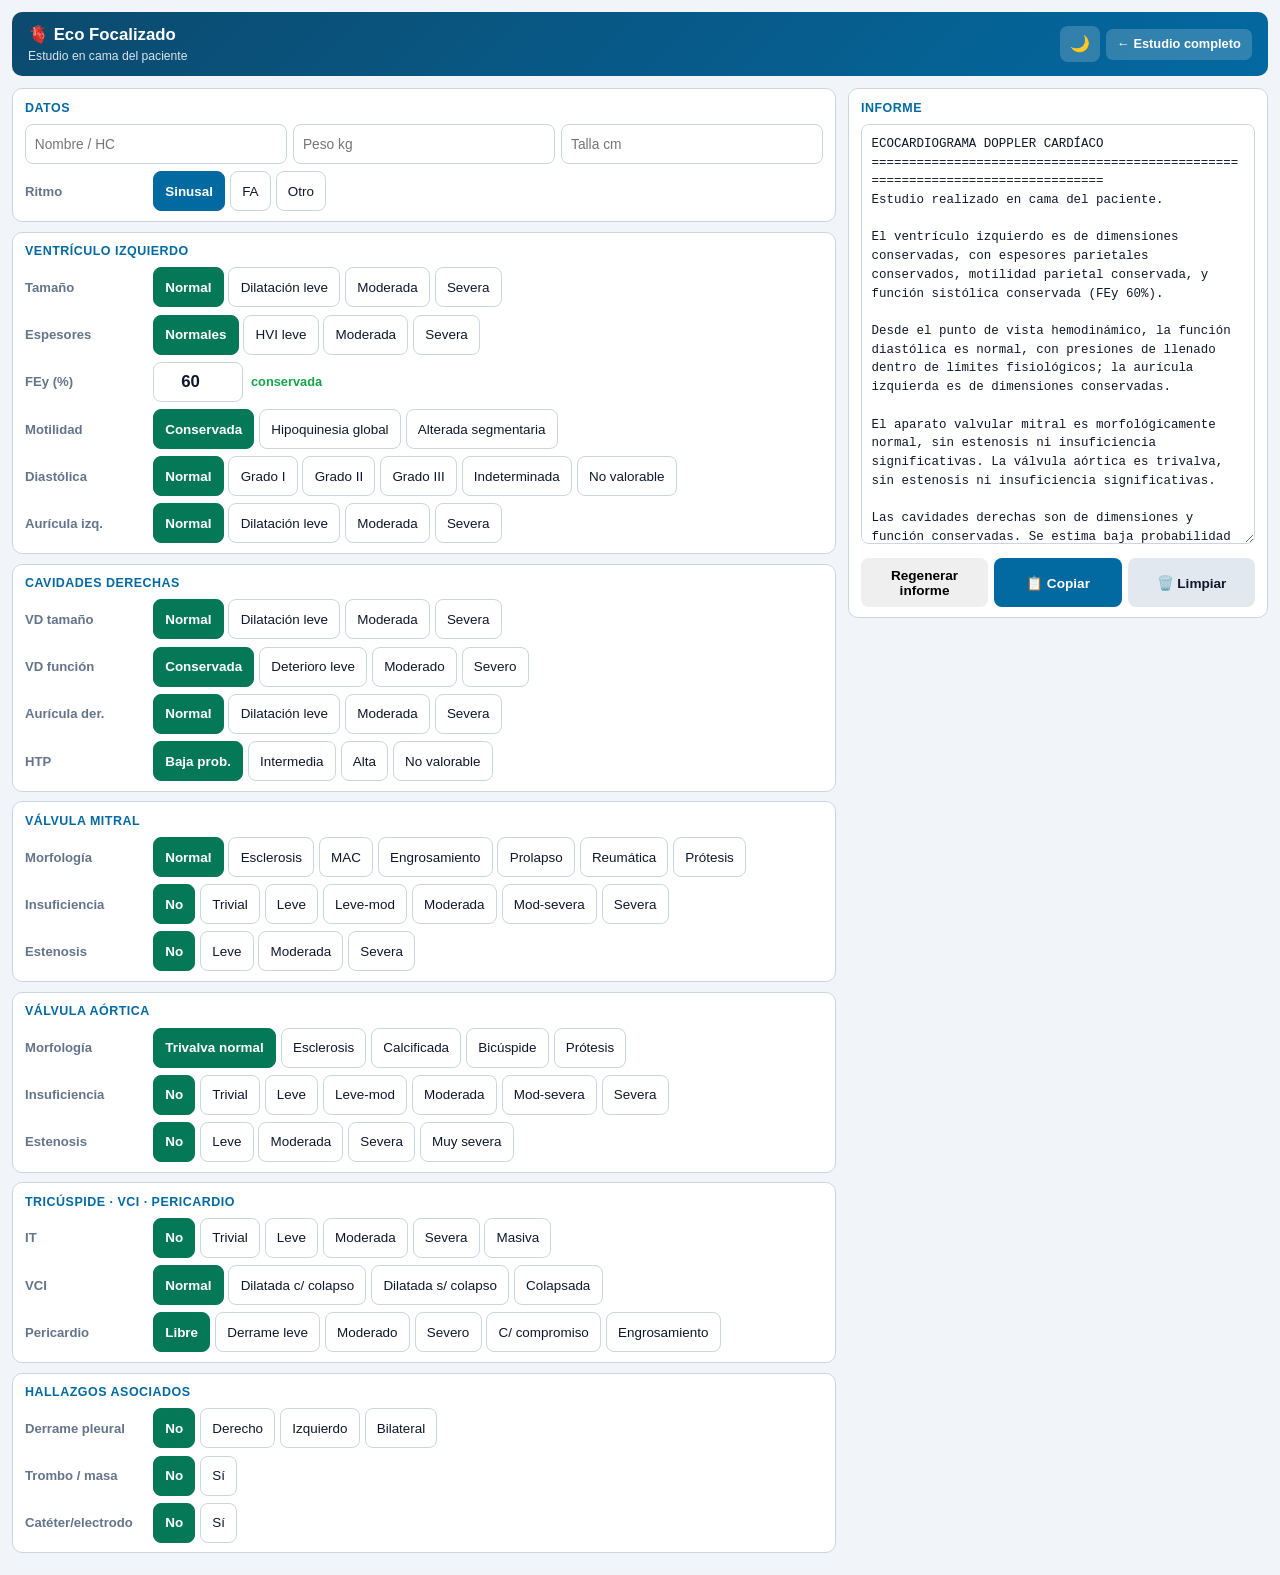
<file: eco-rapido.html>
<!DOCTYPE html>
<html lang="es">
<head>
<meta charset="UTF-8">
<meta name="viewport" content="width=device-width, initial-scale=1.0">
<title>Eco en cama del paciente</title>
<script>
  // Antes de pintar: si no, al abrir en oscuro se ve un destello claro.
  // Misma clave que el estudio completo, así el tema viaja entre pantallas.
  try { document.documentElement.setAttribute('data-theme', localStorage.getItem('theme') || 'light'); } catch (e) {}
</script>
<style>
  :root{
    color-scheme:light;
    --bg:#f1f5f9; --card:#fff; --border:#cbd5e1; --text:#0f172a; --muted:#64748b;
    --surface-sutil:#f8fafc; --boton-suave:#e2e8f0;
    /* Gravedad: misma escala que la barra de grado del bull's-eye. El violeta
       del bull's-eye queda reservado para disquinesia, que es otra cosa y no
       "más grave", así que la escala va verde → ámbar → naranja → rojo. */
    --sev-normal-bg:#047857; --sev-normal-fg:#fff;
    --sev-leve-bg:#fbbf24; --sev-leve-fg:#1f2937;
    --sev-moderado-bg:#c2410c; --sev-moderado-fg:#fff;
    --sev-severo-bg:#b91c1c; --sev-severo-fg:#fff;
    --accent:#0369a1; --accent-soft:#e0f2fe; --warn:#b45309; --ok:#15803d;
  }

  /* Modo oscuro. Mismas variables que styles.css y la misma clave de
     localStorage, así que el tema elegido en el estudio completo se respeta
     acá. Es el módulo del eco en cama, la situación de menos luz, y era el
     único de los dos que no lo tenía. */
  :root[data-theme="dark"]{
    color-scheme:dark;
    --bg:#0f172a; --card:#1e293b; --border:#334155; --text:#f8fafc; --muted:#a8b6c8;
    --surface-sutil:#243143; --boton-suave:#334155;
    --sev-normal-bg:#6ee7b7; --sev-normal-fg:#064e3b;
    --sev-leve-bg:#fcd34d; --sev-leve-fg:#451a03;
    --sev-moderado-bg:#fdba74; --sev-moderado-fg:#7c2d12;
    --sev-severo-bg:#fca5a5; --sev-severo-fg:#7f1d1d;
    --accent:#22d3ee; --accent-soft:#0b3a47; --warn:#fbbf24; --ok:#6ee7b7;
    /* sobre relleno sólido aclarado el texto tiene que invertirse */
    --on-accent:#04252e;
  }
  :root{ --on-accent:#fff; }
  *{box-sizing:border-box}
  body{margin:0;font:15px/1.45 -apple-system,BlinkMacSystemFont,"Segoe UI",Roboto,sans-serif;
       background:var(--bg);color:var(--text);padding:.75rem;}
  header{display:flex;align-items:center;justify-content:space-between;gap:.75rem;flex-wrap:wrap;
         background:linear-gradient(135deg,#0c4a6e,#0369a1);color:#fff;
         padding:.7rem 1rem;border-radius:10px;margin-bottom:.75rem;}
  header h1{margin:0;font-size:1.05rem;font-weight:700;}
  header .sub{font-size:.76rem;opacity:.85;}
  .header-acciones{display:flex;align-items:center;gap:.4rem;flex-wrap:wrap;}
  .btn-tema{background:rgba(255,255,255,.18);border:none;border-radius:8px;
            color:#fff;font-size:1rem;line-height:1;cursor:pointer;
            min-height:36px;min-width:40px;padding:.35rem .5rem;}
  .btn-tema:hover{background:rgba(255,255,255,.3);}
  header a{color:#fff;background:rgba(255,255,255,.18);text-decoration:none;
           padding:.4rem .7rem;border-radius:7px;font-size:.8rem;font-weight:600;white-space:nowrap;}

  .layout{display:grid;grid-template-columns:1fr 420px;gap:.75rem;align-items:start;}
  @media (max-width:1000px){ .layout{grid-template-columns:1fr;} }

  .card{background:var(--card);border:1px solid var(--border);border-radius:10px;
        padding:.6rem .75rem;margin-bottom:.6rem;}
  .card h2{margin:0 0 .45rem;font-size:.78rem;text-transform:uppercase;letter-spacing:.04em;
           color:var(--accent);font-weight:700;}

  .row{display:flex;align-items:center;gap:.5rem;flex-wrap:wrap;margin-bottom:.45rem;}
  .row:last-child{margin-bottom:0}
  .row > label{flex:0 0 120px;font-size:.82rem;color:var(--muted);font-weight:600;}
  .opts{display:flex;gap:.3rem;flex-wrap:wrap;flex:1;}

  button.opt{background:var(--card);border:1.5px solid var(--border);border-radius:8px;
             padding:.5rem .7rem;font-size:.84rem;font-family:inherit;cursor:pointer;
             color:var(--text);min-height:40px;transition:.12s;}
  button.opt:hover{border-color:var(--accent);background:var(--accent-soft);}
  button.opt[aria-pressed="true"]{background:var(--accent);border-color:var(--accent);
                                  color:var(--on-accent);font-weight:600;}

  /* ── Gravedad en el chip seleccionado ──────────────────────────────────────
     Sólo pinta el que está elegido; el texto no cambia. Lo que no es una
     gravedad (morfología, ritmo, "No valorable", "Indeterminada") se queda con
     el azul neutro: pintar de verde un "No valorable" afirmaría normalidad.
     Los intermedios toman el tono del grado MÁS alto, para no subestimar:
     "Leve-mod" va en naranja y "Mod-severa" en rojo. */
  button.opt[aria-pressed="true"][data-val="normal"],
  button.opt[aria-pressed="true"][data-val="normales"],
  button.opt[aria-pressed="true"][data-val="conservada"],
  button.opt[aria-pressed="true"][data-val="libre"],
  button.opt[aria-pressed="true"][data-val="baja"],
  button.opt[aria-pressed="true"][data-val="no"],
  button.opt[aria-pressed="true"][data-val="trace"]{
    background:var(--sev-normal-bg);border-color:var(--sev-normal-bg);color:var(--sev-normal-fg);}

  button.opt[aria-pressed="true"][data-val="leve"],
  button.opt[aria-pressed="true"][data-val="I"]{
    background:var(--sev-leve-bg);border-color:var(--sev-leve-bg);color:var(--sev-leve-fg);}

  button.opt[aria-pressed="true"][data-val="moderada"],
  button.opt[aria-pressed="true"][data-val="moderado"],
  button.opt[aria-pressed="true"][data-val="leve-moderada"],
  button.opt[aria-pressed="true"][data-val="intermedia"],
  button.opt[aria-pressed="true"][data-val="II"]{
    background:var(--sev-moderado-bg);border-color:var(--sev-moderado-bg);color:var(--sev-moderado-fg);}

  button.opt[aria-pressed="true"][data-val="severa"],
  button.opt[aria-pressed="true"][data-val="severo"],
  button.opt[aria-pressed="true"][data-val="muy-severa"],
  button.opt[aria-pressed="true"][data-val="moderada-severa"],
  button.opt[aria-pressed="true"][data-val="masiva"],
  button.opt[aria-pressed="true"][data-val="alta"],
  button.opt[aria-pressed="true"][data-val="compromiso"],
  button.opt[aria-pressed="true"][data-val="III"]{
    background:var(--sev-severo-bg);border-color:var(--sev-severo-bg);color:var(--sev-severo-fg);
    /* lo severo además pesa más en el borde */
    border-width:3px;padding:calc(.5rem - 1.5px) calc(.7rem - 1.5px);}

  input[type=text],input[type=number],input[type=date]{
    padding:.45rem .55rem;border:1.5px solid var(--border);border-radius:8px;
    font-family:inherit;font-size:.86rem;min-height:40px;
    background:var(--card);color:var(--text);}
  #fey{width:90px;font-size:1.05rem;font-weight:700;text-align:center;}
  #fey_grado{font-size:.8rem;font-weight:600;}

  .datos-grid{display:grid;grid-template-columns:repeat(auto-fit,minmax(110px,1fr));gap:.4rem;}
  .datos-grid input{width:100%;}

  #panel_informe{position:sticky;top:.75rem;}
  #informe{width:100%;min-height:420px;font-family:ui-monospace,SFMono-Regular,Menlo,monospace;
           font-size:.78rem;line-height:1.5;padding:.6rem;border:1px solid var(--border);
           border-radius:8px;resize:vertical;background:var(--card);color:var(--text);}
  .acciones{display:flex;gap:.4rem;margin-top:.5rem;flex-wrap:wrap;}
  .acciones button{flex:1;min-width:110px;padding:.6rem;border-radius:8px;border:none;
                   font-family:inherit;font-size:.85rem;font-weight:600;cursor:pointer;min-height:44px;}
  #btn_copiar{background:var(--accent);color:var(--on-accent);}
  #btn_limpiar{background:var(--boton-suave);color:var(--text);}

  #bullseye_box{display:none;margin-top:.5rem;padding:.5rem;background:var(--surface-sutil);
                border:1px dashed var(--accent);border-radius:8px;}
  #bullseye_box.visible{display:block}
  #motility-svg-container svg{max-width:270px;display:block;margin:0 auto;}
  #motility-svg-container .segment-number-bullseye,
  #motility-svg-container .anatomy-label{pointer-events:none;}
  #informe_estado{color:var(--warn);font-size:.82rem;}
  #informe_conflicto{border:1px solid var(--warn);border-radius:8px;padding:.5rem;margin-top:.5rem;}
  .vista-filtro{display:flex;align-items:center;justify-content:center;gap:.35rem;
                flex-wrap:wrap;margin-bottom:.5rem;font-size:.78rem;color:var(--muted);}
  .btn-vista{min-height:36px;padding:.35rem .7rem;border:1.5px solid var(--border);
             border-radius:8px;background:var(--card);color:var(--text);font-family:inherit;
             font-size:.8rem;font-weight:600;cursor:pointer;}
  .btn-vista:hover{border-color:var(--accent);background:var(--accent-soft);}
  .btn-vista[aria-pressed="true"]{background:var(--accent);border-color:var(--accent);color:var(--on-accent);}

  /* Pincel de grado: cada botón lleva el color con el que pinta el bull's-eye */
  .grado-selector{display:flex;align-items:center;justify-content:center;gap:.3rem;
                  flex-wrap:wrap;margin-bottom:.4rem;font-size:.78rem;color:var(--muted);}
  .btn-grado{min-height:40px;padding:.35rem .6rem;border:1.5px solid var(--border);
             border-bottom:3px solid var(--grado-color);border-radius:8px;background:var(--card);
             color:var(--text);font-family:inherit;font-size:.78rem;font-weight:600;cursor:pointer;}
  /* Presionado va un tono más profundo: sobre el verde, el rojo y el violeta
     de la leyenda el texto blanco no llega a 4.5:1. El SVG no se toca. */
  .btn-grado[aria-pressed="true"]{background:var(--grado-fuerte);border-color:var(--grado-fuerte);color:#fff;}
  .btn-grado.grado-1{--grado-color:#10b981; --grado-fuerte:#047857;}
  .btn-grado.grado-2{--grado-color:#fbbf24; --grado-fuerte:#fbbf24;}
  .btn-grado.grado-3{--grado-color:#ef4444; --grado-fuerte:#b91c1c;}
  .btn-grado.grado-4{--grado-color:#a855f7; --grado-fuerte:#7e22ce;}
  .btn-grado.grado-2[aria-pressed="true"]{color:#1f2937;}

  /* Marcado por pared, anillo o territorio: suma sobre lo ya marcado */
  .grupo-presets{display:flex;flex-direction:column;gap:.25rem;margin-bottom:.5rem;}
  .grupo-fila{display:flex;align-items:center;justify-content:center;gap:.25rem;
              flex-wrap:wrap;font-size:.72rem;color:var(--muted);}
  .btn-grupo{min-height:34px;padding:.3rem .55rem;border:1.5px solid var(--border);
             border-radius:6px;background:var(--card);color:var(--text);font-family:inherit;
             font-size:.75rem;font-weight:500;cursor:pointer;}
  .btn-grupo:hover{border-color:var(--accent);background:var(--accent-soft);}
  .mot-leyenda{font-size:.72rem;color:var(--muted);text-align:center;margin-top:.3rem;}

  .toast{position:fixed;bottom:1rem;left:50%;transform:translateX(-50%);
         background:#0f172a;color:#fff;padding:.6rem 1rem;border-radius:8px;
         font-size:.85rem;opacity:0;transition:.25s;pointer-events:none;z-index:99;}
  .toast.show{opacity:1;}
</style>
</head>
<body>

<header>
  <div>
    <h1>🫀 Eco Focalizado</h1>
    <div class="sub">Estudio en cama del paciente</div>
  </div>
  <div class="header-acciones">
    <button type="button" id="btn_tema" class="btn-tema" title="Cambiar tema" aria-label="Cambiar tema"><span id="tema_icono">🌙</span></button>
    <a href="index.html">← Estudio completo</a>
  </div>
</header>

<div class="layout">
  <div>
    <section class="card">
      <h2>Datos</h2>
      <div class="datos-grid">
        <input type="text" id="p_nombre" placeholder="Nombre / HC">
        <input type="number" id="p_peso" placeholder="Peso kg">
        <input type="number" id="p_talla" placeholder="Talla cm">
      </div>
      <div class="row" style="margin-top:.45rem;">
        <label>Ritmo</label>
        <div class="opts" data-campo="ritmo">
          <button class="opt" data-val="sinusal">Sinusal</button>
          <button class="opt" data-val="fa">FA</button>
          <button class="opt" data-val="otro">Otro</button>
        </div>
      </div>
    </section>

    <section class="card">
      <h2>Ventrículo izquierdo</h2>
      <div class="row">
        <label>Tamaño</label>
        <div class="opts" data-campo="vi.tamano">
          <button class="opt" data-val="normal">Normal</button>
          <button class="opt" data-val="leve">Dilatación leve</button>
          <button class="opt" data-val="moderada">Moderada</button>
          <button class="opt" data-val="severa">Severa</button>
        </div>
      </div>
      <div class="row">
        <label>Espesores</label>
        <div class="opts" data-campo="vi.espesores">
          <button class="opt" data-val="normales">Normales</button>
          <button class="opt" data-val="leve">HVI leve</button>
          <button class="opt" data-val="moderada">Moderada</button>
          <button class="opt" data-val="severa">Severa</button>
        </div>
      </div>
      <div class="row">
        <label>FEy (%)</label>
        <input type="number" id="fey" min="5" max="85" placeholder="—">
        <span id="fey_grado"></span>
      </div>
      <div class="row">
        <label>Motilidad</label>
        <div class="opts" data-campo="vi.motilidad">
          <button class="opt" data-val="conservada">Conservada</button>
          <button class="opt" data-val="global">Hipoquinesia global</button>
          <button class="opt" data-val="segmentaria">Alterada segmentaria</button>
        </div>
      </div>
      <div id="bullseye_box">
        <div class="vista-filtro" role="group" aria-label="Resaltar segmentos por vista">
          <span>Vista:</span>
          <button type="button" class="btn-vista" data-vista="A4C" aria-pressed="false">A4C</button>
          <button type="button" class="btn-vista" data-vista="A2C" aria-pressed="false">A2C</button>
          <button type="button" class="btn-vista" data-vista="A3C" aria-pressed="false">A3C</button>
        </div>
        <div class="grado-selector" role="group" aria-label="Grado a aplicar al tocar un segmento">
          <span>Grado:</span>
          <button type="button" class="btn-grado grado-2" data-grado="2" aria-pressed="false">Hipo</button>
          <button type="button" class="btn-grado grado-3" data-grado="3" aria-pressed="false">Aqui</button>
          <button type="button" class="btn-grado grado-4" data-grado="4" aria-pressed="false">Dis</button>
          <button type="button" class="btn-grado grado-1" data-grado="1" aria-pressed="false">Normal</button>
        </div>
        <div class="grupo-presets">
          <div class="grupo-fila">
            <span>Paredes:</span>
            <button type="button" class="btn-grupo" data-grupo="paredes.anterior">Anterior</button>
            <button type="button" class="btn-grupo" data-grupo="paredes.septal">Septal</button>
            <button type="button" class="btn-grupo" data-grupo="paredes.inferior">Inferior</button>
            <button type="button" class="btn-grupo" data-grupo="paredes.lateral">Lateral</button>
          </div>
          <div class="grupo-fila">
            <span>Niveles:</span>
            <button type="button" class="btn-grupo" data-grupo="niveles.basales">Basales</button>
            <button type="button" class="btn-grupo" data-grupo="niveles.medios">Medios</button>
            <button type="button" class="btn-grupo" data-grupo="niveles.apicales">Apicales</button>
          </div>
          <div class="grupo-fila">
            <span>Territorios:</span>
            <button type="button" class="btn-grupo" data-grupo="territorios.DA">DA</button>
            <button type="button" class="btn-grupo" data-grupo="territorios.CD">CD</button>
            <button type="button" class="btn-grupo" data-grupo="territorios.Cx">Cx</button>
            <button type="button" class="btn-grupo" data-grupo="territorios.global">Global</button>
          </div>
        </div>
        <div id="motility-svg-container"></div>
        <div class="mot-leyenda">Tocá cada segmento para cambiar su grado · <span id="wmsi_txt"></span></div>
      </div>
      <div class="row">
        <label>Diastólica</label>
        <div class="opts" data-campo="diastolica">
          <button class="opt" data-val="normal">Normal</button>
          <button class="opt" data-val="I">Grado I</button>
          <button class="opt" data-val="II">Grado II</button>
          <button class="opt" data-val="III">Grado III</button>
          <button class="opt" data-val="indeterminada">Indeterminada</button>
          <button class="opt" data-val="no_valorable">No valorable</button>
        </div>
      </div>
      <div class="row">
        <label>Aurícula izq.</label>
        <div class="opts" data-campo="ai">
          <button class="opt" data-val="normal">Normal</button>
          <button class="opt" data-val="leve">Dilatación leve</button>
          <button class="opt" data-val="moderada">Moderada</button>
          <button class="opt" data-val="severa">Severa</button>
        </div>
      </div>
    </section>

    <section class="card">
      <h2>Cavidades derechas</h2>
      <div class="row">
        <label>VD tamaño</label>
        <div class="opts" data-campo="derechas.vd_tamano">
          <button class="opt" data-val="normal">Normal</button>
          <button class="opt" data-val="leve">Dilatación leve</button>
          <button class="opt" data-val="moderada">Moderada</button>
          <button class="opt" data-val="severa">Severa</button>
        </div>
      </div>
      <div class="row">
        <label>VD función</label>
        <div class="opts" data-campo="derechas.vd_funcion">
          <button class="opt" data-val="conservada">Conservada</button>
          <button class="opt" data-val="leve">Deterioro leve</button>
          <button class="opt" data-val="moderado">Moderado</button>
          <button class="opt" data-val="severo">Severo</button>
        </div>
      </div>
      <div class="row">
        <label>Aurícula der.</label>
        <div class="opts" data-campo="derechas.ad">
          <button class="opt" data-val="normal">Normal</button>
          <button class="opt" data-val="leve">Dilatación leve</button>
          <button class="opt" data-val="moderada">Moderada</button>
          <button class="opt" data-val="severa">Severa</button>
        </div>
      </div>
      <div class="row">
        <label>HTP</label>
        <div class="opts" data-campo="derechas.htp">
          <button class="opt" data-val="baja">Baja prob.</button>
          <button class="opt" data-val="intermedia">Intermedia</button>
          <button class="opt" data-val="alta">Alta</button>
          <button class="opt" data-val="no_valorable">No valorable</button>
        </div>
      </div>
    </section>

    <section class="card">
      <h2>Válvula mitral</h2>
      <div class="row">
        <label>Morfología</label>
        <div class="opts" data-campo="mitral.morfologia">
          <button class="opt" data-val="normal">Normal</button>
          <button class="opt" data-val="esclerosis">Esclerosis</button>
          <button class="opt" data-val="mac">MAC</button>
          <button class="opt" data-val="engrosamiento">Engrosamiento</button>
          <button class="opt" data-val="prolapso">Prolapso</button>
          <button class="opt" data-val="reumatica">Reumática</button>
          <button class="opt" data-val="protesis">Prótesis</button>
        </div>
      </div>
      <div class="row">
        <label>Insuficiencia</label>
        <div class="opts" data-campo="mitral.insuficiencia">
          <button class="opt" data-val="no">No</button>
          <button class="opt" data-val="trace">Trivial</button>
          <button class="opt" data-val="leve">Leve</button>
          <button class="opt" data-val="leve-moderada">Leve-mod</button>
          <button class="opt" data-val="moderada">Moderada</button>
          <button class="opt" data-val="moderada-severa">Mod-severa</button>
          <button class="opt" data-val="severa">Severa</button>
        </div>
      </div>
      <div class="row">
        <label>Estenosis</label>
        <div class="opts" data-campo="mitral.estenosis">
          <button class="opt" data-val="no">No</button>
          <button class="opt" data-val="leve">Leve</button>
          <button class="opt" data-val="moderada">Moderada</button>
          <button class="opt" data-val="severa">Severa</button>
        </div>
      </div>
    </section>

    <section class="card">
      <h2>Válvula aórtica</h2>
      <div class="row">
        <label>Morfología</label>
        <div class="opts" data-campo="aortica.morfologia">
          <button class="opt" data-val="normal">Trivalva normal</button>
          <button class="opt" data-val="esclerosis">Esclerosis</button>
          <button class="opt" data-val="calcificada">Calcificada</button>
          <button class="opt" data-val="bicuspide">Bicúspide</button>
          <button class="opt" data-val="protesis">Prótesis</button>
        </div>
      </div>
      <div class="row">
        <label>Insuficiencia</label>
        <div class="opts" data-campo="aortica.insuficiencia">
          <button class="opt" data-val="no">No</button>
          <button class="opt" data-val="trace">Trivial</button>
          <button class="opt" data-val="leve">Leve</button>
          <button class="opt" data-val="leve-moderada">Leve-mod</button>
          <button class="opt" data-val="moderada">Moderada</button>
          <button class="opt" data-val="moderada-severa">Mod-severa</button>
          <button class="opt" data-val="severa">Severa</button>
        </div>
      </div>
      <div class="row">
        <label>Estenosis</label>
        <div class="opts" data-campo="aortica.estenosis">
          <button class="opt" data-val="no">No</button>
          <button class="opt" data-val="leve">Leve</button>
          <button class="opt" data-val="moderada">Moderada</button>
          <button class="opt" data-val="severa">Severa</button>
          <button class="opt" data-val="muy-severa">Muy severa</button>
        </div>
      </div>
    </section>

    <section class="card">
      <h2>Tricúspide · VCI · Pericardio</h2>
      <div class="row">
        <label>IT</label>
        <div class="opts" data-campo="tricuspide.insuficiencia">
          <button class="opt" data-val="no">No</button>
          <button class="opt" data-val="trace">Trivial</button>
          <button class="opt" data-val="leve">Leve</button>
          <button class="opt" data-val="moderada">Moderada</button>
          <button class="opt" data-val="severa">Severa</button>
          <button class="opt" data-val="masiva">Masiva</button>
        </div>
      </div>
      <div class="row">
        <label>VCI</label>
        <div class="opts" data-campo="vci">
          <button class="opt" data-val="normal">Normal</button>
          <button class="opt" data-val="dilatada_colapso">Dilatada c/ colapso</button>
          <button class="opt" data-val="dilatada_sin_colapso">Dilatada s/ colapso</button>
          <button class="opt" data-val="colapsada">Colapsada</button>
        </div>
      </div>
      <div class="row">
        <label>Pericardio</label>
        <div class="opts" data-campo="pericardio">
          <button class="opt" data-val="libre">Libre</button>
          <button class="opt" data-val="leve">Derrame leve</button>
          <button class="opt" data-val="moderado">Moderado</button>
          <button class="opt" data-val="severo">Severo</button>
          <button class="opt" data-val="compromiso">C/ compromiso</button>
          <button class="opt" data-val="engrosamiento">Engrosamiento</button>
        </div>
      </div>
    </section>

    <section class="card">
      <h2>Hallazgos asociados</h2>
      <div class="row">
        <label>Derrame pleural</label>
        <div class="opts" data-campo="extras.pleural">
          <button class="opt" data-val="no">No</button>
          <button class="opt" data-val="derecho">Derecho</button>
          <button class="opt" data-val="izquierdo">Izquierdo</button>
          <button class="opt" data-val="bilateral">Bilateral</button>
        </div>
      </div>
      <div class="row">
        <label>Trombo / masa</label>
        <div class="opts" data-campo="extras.trombo">
          <button class="opt" data-val="no">No</button>
          <button class="opt" data-val="si">Sí</button>
        </div>
        <input type="text" id="trombo_texto" placeholder="Descripción" style="flex:1;min-width:150px;display:none;">
      </div>
      <div class="row">
        <label>Catéter/electrodo</label>
        <div class="opts" data-campo="extras.cateter">
          <button class="opt" data-val="no">No</button>
          <button class="opt" data-val="si">Sí</button>
        </div>
      </div>
    </section>
  </div>

  <div id="panel_informe">
    <section class="card">
      <h2>Informe</h2>
      <textarea id="informe" spellcheck="false" placeholder="El informe se arma solo a medida que cargás los hallazgos."></textarea>
      <p id="informe_estado" role="status" hidden></p>
      <div class="acciones">
        <button id="btn_regenerar" type="button">Regenerar informe</button>
        <button id="btn_copiar">📋 Copiar</button>
        <button id="btn_limpiar">🗑️ Limpiar</button>
      </div>
      <div id="informe_conflicto" role="group" aria-label="Resolver informe desactualizado antes de copiar" hidden>
        <p>Hay cambios posteriores a la revisión del texto. Para copiar, elegí regenerar (reemplaza el texto manual) o conservarlo confirmando que ya revisaste los cambios actuales. Cancelar aborta la copia y conserva el texto.</p>
        <div class="acciones">
          <button id="btn_regenerar_conflicto" type="button">Regenerar informe y copiar</button>
          <button id="btn_conservar" type="button">Conservar texto revisado y copiar</button>
          <button id="btn_cancelar_copia" type="button">Cancelar</button>
        </div>
      </div>
    </section>
  </div>
</div>

<div class="toast" id="toast"></div>

<!-- Motores reutilizados de la app principal -->
<script src="js/hemodynamics.js?v=17.9"></script>
<script src="js/motility-model.js?v=17.2"></script>
<script src="js/motility-engine.js?v=1.2"></script>
<script src="js/wmsi-engine.js?v=1.0"></script>
<script src="js/territory-engine.js?v=1.3"></script>
<script src="js/motility-controller.js?v=17.2"></script>
<script src="js/motility-svg.js?v=16.2"></script>
<script src="js/quick-report.js?v=1.0"></script>
<script>
  (function () {
    const raiz = document.documentElement;
    const boton = document.getElementById('btn_tema');
    const icono = document.getElementById('tema_icono');
    const pintar = t => { if (icono) icono.textContent = t === 'dark' ? '☀️' : '🌙'; };
    pintar(raiz.getAttribute('data-theme'));
    boton?.addEventListener('click', () => {
      const siguiente = raiz.getAttribute('data-theme') === 'dark' ? 'light' : 'dark';
      raiz.setAttribute('data-theme', siguiente);
      try { localStorage.setItem('theme', siguiente); } catch (e) {}
      pintar(siguiente);
    });
  })();
</script>
<script src="js/eco-rapido.js?v=1.2"></script>

</body>
</html>
</file>
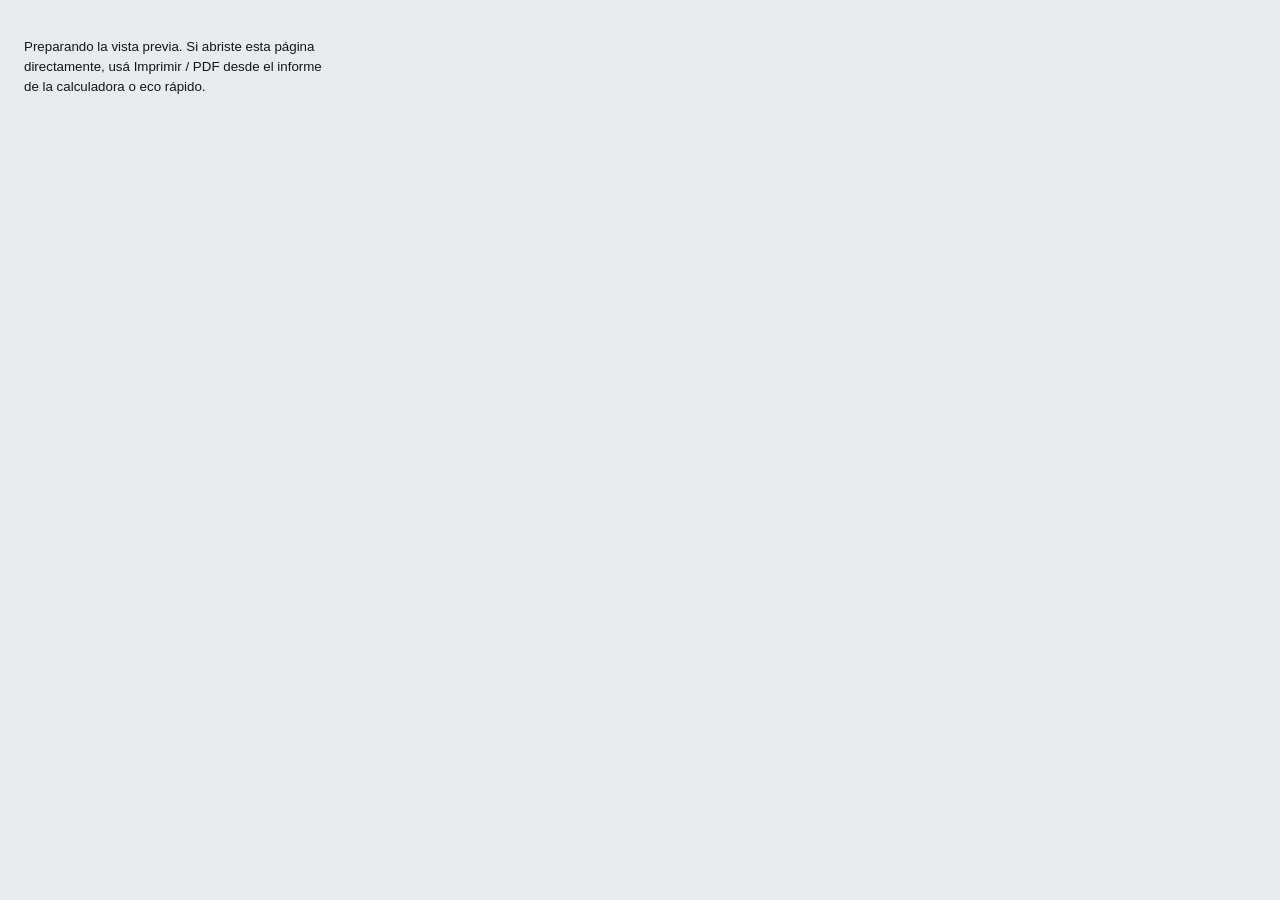
<file: print-preview.html>
<!doctype html>
<html lang="es">
<head>
    <meta charset="utf-8">
    <meta name="viewport" content="width=device-width, initial-scale=1">
    <meta name="referrer" content="no-referrer">
    <title>Imprimir / PDF</title>
    <link rel="stylesheet" href="css/print-preview.css?v=1.1">
</head>
<body><p>Preparando la vista previa. Si abriste esta página directamente, usá Imprimir / PDF desde el informe de la calculadora o eco rápido.</p></body>
</html>
</file>
<file: styles.css>
/* ========================================
   Eco Doppler Cardíaco - Professional Medical UI
   Version 13.0 Pro
   ======================================== */

/* CSS Variables - Medical Design System */
:root {
    /* Le dice al navegador de qué color pintar los controles nativos:
       la flecha del <select>, las barras de scroll, el calendario. Sin esto
       el desplegable salía blanco sobre el formulario oscuro. */
    color-scheme: light;

    /* Primary Colors - Teal/Cyan Medical Palette */
    --color-primary: #0F766E;
    /* cyan-700 - Main teal */
    --color-primary-dark: #115E59;
    /* cyan-800 - Dark teal */
    --color-primary-light: #0D9488;
    /* cyan-500 - Accent teal */
    --color-primary-bg: #F0FDFA;
    /* cyan-50 - Light background */

    /* Semantic Colors */
    --color-success: #047857;
    /* emerald-600 */
    --color-success-bg: #D1FAE5;
    /* emerald-100 */
    --color-warning: #B45309;
    /* amber-600 */
    --color-warning-bg: #FEF3C7;
    /* amber-100 */
    --color-error: #B91C1C;
    /* red-600 */
    --color-error-bg: #FEE2E2;
    /* red-100 */
    --color-info: #0369A1;
    /* sky-600 */
    --color-info-bg: #E0F2FE;
    /* sky-100 */

    /* Texto atenuado — el #9ca3af que estaba inline daba 2.54:1 sobre blanco */
    --color-text-muted: #5E6573;

    /* Texto sobre relleno sólido. En claro el relleno es profundo y el texto va
       blanco; en oscuro el relleno se aclara y el texto tiene que invertirse,
       o queda en 1.8:1 como estaba GENERAR INFORME. */
    --on-solid: #FFFFFF;
    --color-success-solid: #047857;
    --color-accent-green: #15803D;

    /* Tintes de bloque: fondo, borde y color de texto fuerte sobre ese fondo.
       Existen para que cada recuadro de la app pueda invertirse en modo oscuro
       en vez de quedar hardcodeado en el HTML. */
    --tint-neutral-bg: #F8FAFC;
    --tint-neutral-border: #E2E8F0;
    --tint-info-bg: #ECFEFF;
    --tint-info-border: #A5F3FC;
    --tint-info-on: #0E6F86;
    --tint-success-bg: #F0FDF4;
    --tint-success-border: #BBF7D0;
    --tint-success-on: #166534;
    --tint-danger-bg: #FFF1F2;
    --tint-danger-border: #FECDD3;
    --tint-danger-on: #9F1239;
    --tint-accent-bg: #EEF2FF;
    --tint-accent-border: #C7D2FE;
    --tint-accent-on: #3730A3;
    --tint-pink-bg: #FDF2F8;
    --tint-pink-border: #FBCFE8;
    --tint-pink-on: #9D174D;

    /* Gravedad — misma escala que la barra de grado del bull's-eye.
       El violeta del bull's-eye queda reservado para disquinesia, que es una
       alteración distinta y no "más grave": por eso la escala va verde → ámbar
       → naranja → rojo y no toma el violeta.
       Los tonos son los profundos de cada hue para que el texto blanco encima
       pase 4.5:1; el ámbar lleva texto oscuro porque con blanco no llega. */
    --sev-normal-bg: #047857;
    --sev-normal-fg: #FFFFFF;
    --sev-leve-bg: #FBBF24;
    --sev-leve-fg: #1F2937;
    --sev-moderado-bg: #C2410C;
    --sev-moderado-fg: #FFFFFF;
    --sev-severo-bg: #B91C1C;
    --sev-severo-fg: #FFFFFF;

    /* Gravedad como color de TEXTO sobre fondo de tarjeta (WMSI, rótulos) */
    --sev-normal-text: #047857;
    --sev-leve-text: #A16207;
    --sev-moderado-text: #C2410C;
    --sev-severo-text: #B91C1C;

    /* Tinte de advertencia, para el recuadro del módulo de insuficiencia */
    --tint-warning-bg: #FFF7ED;
    --tint-warning-border: #FED7AA;
    --tint-warning-on: #9A3412;

    /* Acentos de módulo (el borde izquierdo de cada valvulopatía) */
    --accent-violet: #9333EA;
    --accent-red: #DC2626;
    --accent-orange: #C2410C;
    --accent-cyan: #0891B2;

    /* Neutral Colors */
    --color-text-primary: #1F2937;
    /* gray-800 */
    --color-text-secondary: #5A6472;
    --color-link: #0369A1;
    --bullseye-accent: #005B96;
    /* gray-500 */
    --color-bg-main: #F3F6F9;
    /* gray-50 */
    --color-bg-card: #FFFFFF;
    /* Fondo de los campos editables: los despega de la tarjeta blanca */
    --color-bg-input: #F8FAFC;
    /* Borde de acento que tiene que seguir viéndose en los dos temas.
       --color-primary-light no sirve para esto: en oscuro vale #083344, casi
       el mismo tono que la tarjeta, y la línea de los campos calculados
       —su único indicio visual— desaparecía. */
    --color-accent-border: #0D9488;
    /* Versión legible de cada color semántico cuando se usa como texto sobre
       su propio fondo: los tonos de borde no llegan a 4.5:1 encima del -bg. */
    --color-warning-text: #B45309;
    --color-error-text: #B91C1C;
    --color-info-text: #0369A1;
    --color-border: #E5E7EB;
    /* gray-200 */
    --color-border-focus: var(--color-primary);

    /* Spacing System (4px base) */
    --spacing-xs: 0.25rem;
    /* 4px */
    --spacing-sm: 0.5rem;
    /* 8px */
    --spacing-md: 1rem;
    /* 16px */
    --spacing-lg: 1.5rem;
    /* 24px */
    --spacing-xl: 2rem;
    /* 32px */

    /* Typography */
    --font-family-sans: 'Inter', -apple-system, BlinkMacSystemFont, 'Segoe UI', Roboto, sans-serif;
    --font-family-mono: 'JetBrains Mono', 'Courier New', monospace;

    --font-size-xs: 0.75rem;
    /* 12px */
    --font-size-sm: 0.875rem;
    /* 14px */
    --font-size-base: 1rem;
    /* 16px */
    --font-size-lg: 1.125rem;
    /* 18px */
    --font-size-xl: 1.25rem;
    /* 20px */
    --font-size-2xl: 1.5rem;
    /* 24px */

    /* Border Radius */
    --radius-sm: 4px;
    --radius-md: 6px;
    --radius-lg: 8px;

    /* Shadows */
    --shadow-sm: 0 1px 2px 0 rgba(0, 0, 0, 0.05);
    --shadow-md: 0 4px 6px -1px rgba(0, 0, 0, 0.1);
    --shadow-lg: 0 10px 15px -3px rgba(0, 0, 0, 0.1);

    /* Transitions */
    --transition-fast: 150ms ease-in-out;
    --transition-normal: 250ms ease-in-out;
}

/* Dark Mode Theme */
[data-theme="dark"] {
    color-scheme: dark;

    /* Primary Colors - Adjusted for Dark Mode */
    --color-primary: #22D3EE;
    /* cyan-400 */
    --color-primary-dark: #06B6D4;
    /* cyan-500 */
    --color-primary-light: #083344;
    /* cyan-950 */
    --color-primary-bg: #164E63;
    /* cyan-900 */

    /* Backgrounds */
    --color-bg-main: #0B1120;
    /* slate-900 */
    --color-bg-card: #162032;
    --color-bg-input: #0F172A;
    --color-accent-border: #22D3EE;
    --color-success-text: var(--color-success);
    --color-warning-text: var(--color-warning);
    --color-error-text: var(--color-error);
    --color-info-text: var(--color-info);
    /* slate-800 */
    --color-border: #334155;
    /* slate-700 */

    /* Text */
    --color-text-primary: #F8FAFC;
    /* slate-50 */
    --color-text-secondary: #A8B6C8;
    --color-link: #7DD3FC;
    --bullseye-accent: #7DD3FC;
    /* slate-400 */

    /* Semantic Colors (Softer for dark mode) */
    --color-success-bg: #064E3B;
    /* emerald-900 */
    --color-success: #6EE7B7;
    /* emerald-400 */
    --color-warning-bg: #451A03;
    /* amber-950 */
    --color-warning: #FCD34D;
    /* amber-400 */
    --color-error-bg: #450A0A;
    /* red-950 */
    --color-error: #FCA5A5;
    /* red-400 */
    --color-info-bg: #0C4A6E;
    /* sky-900 */
    --color-info: #7DD3FC;
    /* sky-400 */

    /* Texto atenuado */
    --color-text-muted: #9FB0C5;

    /* Relleno sólido aclarado: el texto encima pasa a ser oscuro */
    --on-solid: #04252E;
    --color-success-solid: #34D399;
    --color-accent-green: #4ADE80;

    /* Tintes invertidos: mismo significado, pensados sobre tarjeta #1E293B */
    --tint-neutral-bg: #243143;
    --tint-neutral-border: #3A4A61;
    --tint-info-bg: #0B3A47;
    --tint-info-border: #1A6A80;
    --tint-info-on: #7DE4F5;
    --tint-success-bg: #0C3527;
    --tint-success-border: #1B6B4A;
    --tint-success-on: #86EFAC;
    --tint-danger-bg: #3B141B;
    --tint-danger-border: #8C2740;
    --tint-danger-on: #FDA4AF;
    --tint-accent-bg: #23204E;
    --tint-accent-border: #4F46B8;
    --tint-accent-on: #BEC5FD;
    --tint-pink-bg: #3A1026;
    --tint-pink-border: #92305F;
    --tint-pink-on: #F9A8D4;

    /* Gravedad en oscuro: se invierte el reparto — relleno claro con texto
       profundo, que sobre tarjeta #1E293B se lee mejor que el relleno saturado. */
    --sev-normal-bg: #6EE7B7;
    --sev-normal-fg: #064E3B;
    --sev-leve-bg: #FCD34D;
    --sev-leve-fg: #451A03;
    --sev-moderado-bg: #FDBA74;
    --sev-moderado-fg: #7C2D12;
    --sev-severo-bg: #FCA5A5;
    --sev-severo-fg: #7F1D1D;

    /* Gravedad como color de texto, aclarada para fondo oscuro */
    --sev-normal-text: #6EE7B7;
    --sev-leve-text: #FCD34D;
    --sev-moderado-text: #FDBA74;
    --sev-severo-text: #FCA5A5;

    --tint-warning-bg: #3A2412;
    --tint-warning-border: #8A4B1A;
    --tint-warning-on: #FDBA74;

    /* Acentos de módulo, aclarados para que se vean sobre fondo oscuro */
    --accent-violet: #C084FC;
    --accent-red: #F87171;
    --accent-orange: #FB923C;
    --accent-cyan: #22D3EE;

    /* Input Fields */
    --color-input-bg: #334155;
    --color-input-border: #475569;
}

/* ========================================
   Base Styles
   ======================================== */

* {
    margin: 0;
    padding: 0;
    box-sizing: border-box;
}

body {
    font-family: var(--font-family-sans);
    background: var(--color-bg-main);
    color: var(--color-text-primary);
    line-height: 1.6;
    padding: var(--spacing-lg);
    min-height: 100vh;
}

/* ========================================
   Layout
   ======================================== */

.container {
    max-width: 1100px;
    margin: 0 auto;
}

/* Header */
.app-header {
    text-align: center;
    margin-bottom: var(--spacing-xl);
    padding: var(--spacing-lg);
    background: linear-gradient(135deg, var(--color-primary-dark) 0%, var(--color-primary) 100%);
    border-radius: var(--radius-lg);
    color: white;
    box-shadow: var(--shadow-md);
}

.app-header h1 {
    font-size: var(--font-size-2xl);
    font-weight: 700;
    margin-bottom: var(--spacing-xs);
}

.app-header .version {
    font-size: var(--font-size-sm);
    opacity: 0.9;
    font-weight: 500;
}

/* Footer */
.app-footer {
    text-align: center;
    padding: var(--spacing-lg);
    margin-top: var(--spacing-xl);
    color: var(--color-text-secondary);
    font-size: var(--font-size-sm);
}

/* ========================================
   Cards & Sections
   ======================================== */

.card {
    background: var(--color-bg-card);
    border-radius: var(--radius-lg);
    padding: var(--spacing-lg);
    margin-bottom: var(--spacing-lg);
    box-shadow: var(--shadow-sm);
    border: 1px solid var(--color-border);
    transition: box-shadow var(--transition-normal);
}

.card:hover {
    box-shadow: var(--shadow-md);
}

.section-title {
    font-size: var(--font-size-lg);
    font-weight: 700;
    color: var(--color-primary-dark);
    margin-bottom: var(--spacing-md);
    padding-bottom: var(--spacing-sm);
    border-bottom: 3px solid var(--color-primary);
}

.subsection {
    margin-top: var(--spacing-lg);
    padding-top: var(--spacing-lg);
    border-top: 1px solid var(--color-border);
}

.subsection-title {
    font-size: var(--font-size-base);
    font-weight: 600;
    color: var(--color-primary);
    margin-bottom: var(--spacing-md);
}

/* ========================================
   Grid System
   ======================================== */

.grid {
    display: grid;
    gap: var(--spacing-md);
    grid-template-columns: 1fr;
}

@media (min-width: 640px) {
    .grid {
        grid-template-columns: repeat(2, 1fr);
    }
}

@media (min-width: 1024px) {
    .grid {
        grid-template-columns: repeat(3, 1fr);
    }
}

.grid-2col {
    grid-template-columns: 1fr;
}

@media (min-width: 640px) {
    .grid-2col {
        grid-template-columns: repeat(2, 1fr);
    }
}

.grid-span-2 {
    grid-column: span 1;
}

@media (min-width: 640px) {
    .grid-span-2 {
        grid-column: span 2;
    }
}

.full-width {
    grid-column: 1 / -1;
}

/* ========================================
   Form Elements
   ======================================== */

.form-group {
    display: flex;
    flex-direction: column;
}

label {
    font-size: var(--font-size-sm);
    font-weight: 600;
    color: var(--color-text-secondary);
    margin-bottom: var(--spacing-xs);
    transition: color var(--transition-fast);
}

input,
select,
textarea {
    font-family: var(--font-family-sans);
    font-size: 0.95rem;
    padding: 0.625rem 0.75rem;
    border: 1.5px solid var(--color-border);
    border-radius: var(--radius-md);
    background: var(--color-bg-card);
    color: var(--color-text-primary);
    transition: all var(--transition-fast);
    width: 100%;
}

/* Campos editables: alto cómodo para cargar con el estudio delante, y fondo
   propio que los despega de la tarjeta. Los calculados quedan afuera: no son
   campos sino resultados, y van sin caja. */
.form-group input:not(.calculated-value),
.form-group select,
.form-group textarea {
    min-height: 42px;
    font-size: 0.95rem;
    background: var(--color-bg-input);
}

input:focus,
select:focus,
textarea:focus {
    outline: none;
    border-color: var(--color-border-focus);
    box-shadow: 0 0 0 3px rgba(14, 116, 144, 0.1);
}

input:hover:not(:disabled),
select:hover:not(:disabled) {
    border-color: var(--color-primary-light);
}

input[type="number"] {
    font-family: var(--font-family-mono);
    font-weight: 600;
}

/* Los "Ej: 65" iban en monoespaciada y parecían salida de máquina. La
   monoespaciada queda para los valores calculados, que es donde alinear
   dígitos sirve. */
input::placeholder,
textarea::placeholder {
    font-family: var(--font-family-sans);
    font-weight: 400;
}

/* ── Campos calculados ───────────────────────────────────────────────────────
   No son campos: son resultados. Venían con caja, borde y fondo teal, igual
   que un input editable, e invitaban a escribir donde no se puede. Ahora se
   leen como un valor, y mientras no hay dato muestran "—" en vez de un hueco
   que no se sabe si está vacío o roto. */
.calculated-value {
    background: transparent !important;
    color: var(--color-primary-dark) !important;
    font-weight: 700;
    font-family: var(--font-family-mono);
    font-size: var(--font-size-lg);
    cursor: default;
    border: none !important;
    border-bottom: 2px solid var(--color-accent-border) !important;
    border-radius: 0 !important;
    padding: 0.35rem 0.1rem;
    box-shadow: none !important;
}

.calculated-value::placeholder {
    color: var(--color-text-muted);
    font-weight: 400;
    opacity: 1;
}

.calculated-value:hover {
    border-bottom-color: var(--color-primary) !important;
}

/* Input Validation States */
input.valid {
    border-color: var(--color-success);
}

input.invalid {
    border-color: var(--color-error);
    animation: shake 0.3s;
}

@keyframes shake {

    0%,
    100% {
        transform: translateX(0);
    }

    25% {
        transform: translateX(-5px);
    }

    75% {
        transform: translateX(5px);
    }
}

/* ========================================
   Info Banners & Live Calculations
   ======================================== */

.info-banner {
    grid-column: 1 / -1;
    background: var(--tint-info-bg);
    border: 1.5px solid var(--tint-info-border);
    border-radius: var(--radius-md);
    padding: var(--spacing-md);
    margin-top: var(--spacing-sm);
}

.live-calc {
    display: flex;
    justify-content: space-between;
    align-items: center;
    font-size: var(--font-size-base);
}

.calc-label {
    font-weight: 600;
    color: var(--color-text-secondary);
}

.calc-value {
    font-family: var(--font-family-mono);
    font-weight: 700;
    font-size: var(--font-size-lg);
    color: var(--color-primary-dark);
}

/* ========================================
   Advanced Boxes (Collapsible)
   ======================================== */

.advanced-box {
    grid-column: 1 / -1;
    background: var(--color-bg-main);
    border: 1.5px dashed var(--color-border);
    border-radius: var(--radius-md);
    padding: var(--spacing-md);
    margin-top: var(--spacing-md);
}

/* Valve-specific border colors */
.box-mitral {
    border-left: 4px solid #DC2626 !important;
}

.box-aorta {
    border-left: 4px solid #FD7E14 !important;
}

/* ========================================
   Mini Calculators
   ======================================== */

.mini-calc-container {
    margin-bottom: var(--spacing-md);
}

.calc-toggle-btn {
    background: none;
    border: none;
    color: var(--color-primary);
    font-weight: 600;
    font-size: var(--font-size-base);
    cursor: pointer;
    padding: var(--spacing-sm) var(--spacing-md);
    width: 100%;
    text-align: left;
    transition: var(--transition-fast);
    border-radius: var(--radius-sm);
}

.calc-toggle-btn:hover {
    background: var(--color-primary-bg);
}

.mini-calc-box {
    background: var(--color-bg-main);
    border: 1.5px dashed var(--color-border);
    border-radius: var(--radius-md);
    padding: var(--spacing-md);
    margin-top: var(--spacing-sm);
}

.mini-calc-grid {
    display: grid;
    grid-template-columns: repeat(auto-fit, minmax(150px, 1fr));
    gap: var(--spacing-sm);
}

.calc-result {
    background: var(--color-primary-bg);
    border-left: 3px solid var(--color-primary);
    padding: var(--spacing-sm) var(--spacing-md);
    margin-top: var(--spacing-md);
    font-family: var(--font-family-mono);
    font-size: var(--font-size-sm);
    border-radius: var(--radius-sm);
    min-height: 40px;
}

.btn-calc-action,
.btn-calc-inject {
    flex: 1;
    padding: var(--spacing-sm) var(--spacing-md);
    border: none;
    border-radius: var(--radius-sm);
    font-weight: 600;
    cursor: pointer;
    transition: var(--transition-fast);
    font-size: var(--font-size-sm);
}

.btn-calc-action {
    background: var(--color-primary);
    color: var(--on-solid);
}

.btn-calc-action:hover {
    background: var(--color-primary-dark);
}

.btn-calc-inject {
    background: var(--color-success-solid);
    color: var(--on-solid);
}

.btn-calc-inject:hover {
    background: #047857;
}

/* ========================================
   Quality Control Box
   ======================================== */

.qc-box {
    background: var(--color-warning-bg);
    border: 1.5px solid var(--color-warning);
    border-left: 5px solid var(--color-warning);
    border-radius: var(--radius-md);
    padding: var(--spacing-md);
}

.qc-box.qc-ok {
    background: var(--color-success-bg);
    border-color: var(--color-success);
    border-left-color: var(--color-success);
}

.qc-alert {
    padding: var(--spacing-sm) var(--spacing-md);
    margin-top: var(--spacing-sm);
    border-radius: var(--radius-sm);
    font-size: var(--font-size-sm);
    font-weight: 500;
}

.qc-alert-error {
    background: var(--color-error-bg);
    color: var(--color-error-text);
    border-left: 3px solid var(--color-error);
}

.qc-alert-warning {
    background: var(--color-warning-bg);
    color: var(--color-warning-text);
    border-left: 3px solid var(--color-warning);
}

.qc-alert-info {
    background: var(--color-info-bg);
    color: var(--color-info-text);
    border-left: 3px solid var(--color-info);
}

.qc-alert-critical {
    background: #7f1d1d;
    color: #fee2e2;
    border-left: 5px solid #dc2626;
    font-weight: 700;
    animation: qcCriticalPulse 2s ease-in-out infinite;
}

@keyframes qcCriticalPulse {
    0%, 100% { box-shadow: 0 0 0 0 rgba(220, 38, 38, 0.4); }
    50% { box-shadow: 0 0 0 4px rgba(220, 38, 38, 0); }
}

/* ========================================
   Toggle Advanced Section Button
   ======================================== */
.toggle-advanced-btn {
    width: 100%;
    display: flex;
    align-items: center;
    justify-content: space-between;
    padding: 0.5rem 0.85rem;
    background: var(--tint-neutral-bg);
    border: 1px solid var(--tint-neutral-border);
    border-radius: 8px;
    font-size: 0.82rem;
    font-weight: 600;
    color: var(--color-text-primary);
    cursor: pointer;
    transition: background 0.15s;
    text-align: left;
}
.toggle-advanced-btn:hover { background: var(--tint-neutral-border); }
.toggle-advanced-btn .toggle-arrow { font-size: 0.7rem; transition: transform 0.2s; }
.toggle-advanced-btn.open .toggle-arrow { transform: rotate(180deg); }

/* Presets */
.preset-section { background: var(--tint-neutral-bg); border-left: 4px solid var(--color-accent-border); }
.preset-buttons { display: flex; flex-wrap: wrap; gap: 0.5rem; align-items: center; }
.preset-btn {
    padding: 6px 14px; border-radius: 20px; border: 1.5px solid var(--color-primary);
    background: var(--color-bg-card); color: var(--color-primary); font-size: 0.85rem; font-weight: 600;
    cursor: pointer; transition: background 0.15s, color 0.15s;
}
.preset-btn:hover { background: var(--color-primary); color: var(--on-solid); }
.preset-btn-green { border-color: var(--color-accent-green); color: var(--color-accent-green); }
.preset-btn-green:hover { background: var(--color-accent-green); color: var(--on-solid); }
.preset-btn-yellow { border-color: var(--sev-leve-text); color: var(--sev-leve-text); }
.preset-btn-yellow:hover { background: var(--sev-leve-bg); color: var(--sev-leve-fg); }
.preset-btn-red { border-color: var(--sev-severo-text); color: var(--sev-severo-text); }
.preset-btn-red:hover { background: var(--sev-severo-bg); color: var(--sev-severo-fg); }
.preset-sep { flex: 0 0 100%; height: 0; }

/* Cabecera del informe: el título y el selector de modo */
.report-header {
    display: flex;
    align-items: center;
    justify-content: space-between;
    gap: var(--spacing-sm);
    flex-wrap: wrap;
    margin-bottom: 10px;
}

.report-status {
    font-size: var(--font-size-sm);
    color: var(--color-warning-text);
    margin-top: 0.5rem;
}

/* Report mode selector (Lista / Narrativo) */
.report-mode-selector {
    display: flex;
    border-radius: 8px;
    overflow: hidden;
    border: 1px solid var(--color-border);
    /* A ancho de teléfono "Gemini IA" salía cortado como "Gemi IA": el selector
       no podía achicarse ni pasar a su propia línea. */
    flex-wrap: wrap;
    max-width: 100%;
}
.mode-btn {
    padding: 5px 16px;
    white-space: nowrap;
    border: none;
    background: var(--tint-neutral-bg);
    color: var(--color-text-primary);
    cursor: pointer;
    font-size: 0.82em;
    font-weight: 500;
    transition: background 0.2s, color 0.2s;
}
.mode-btn + .mode-btn { border-left: 1px solid var(--color-border); }
.mode-btn-active { background: var(--color-primary); color: var(--on-solid); }
.mode-btn:hover:not(.mode-btn-active):not(.mode-btn-ia) { background: var(--tint-neutral-border); }
.mode-btn-ia { background: #7c3aed; color: #fff; font-weight: 600; }
.mode-btn-ia:hover { background: #6d28d9; }
.mode-btn-ia:disabled { background: #a78bfa; cursor: not-allowed; }

/* ========================================
   Diastolic Function Badge (Semáforo)
   ======================================== */

.diast-ctx-btn {
    display: inline-flex;
    align-items: center;
    gap: 0.35rem;
    padding: 0.3rem 0.7rem;
    border-radius: 6px;
    border: 1.5px solid var(--color-border);
    font-size: 0.78rem;
    font-weight: 600;
    color: var(--color-text-primary);
    cursor: pointer;
    background: var(--color-bg-card);
    transition: all 0.15s;
    user-select: none;
}
.diast-ctx-btn:has(input:checked) {
    background: var(--color-primary-dark);
    border-color: var(--color-primary-dark);
    color: var(--on-solid);
}
.diast-ctx-btn input { display: none; }

.diastole-badge {
    grid-column: 1 / -1;
    padding: var(--spacing-md);
    border-radius: var(--radius-md);
    margin-top: var(--spacing-md);
    font-weight: 600;
    text-align: center;
    transition: all var(--transition-normal);
    border-left: 5px solid;
}

.status-neutral {
    background: var(--tint-neutral-bg);
    color: var(--color-text-primary);
    border-left-color: var(--color-text-muted);
}

.status-green {
    background: var(--color-success-bg);
    color: var(--color-success-text);
    border-left-color: var(--color-success);
}

.status-yellow {
    background: var(--color-warning-bg);
    color: var(--color-warning-text);
    border-left-color: var(--color-warning);
}

.status-red {
    background: var(--color-error-bg);
    color: var(--color-error-text);
    border-left-color: var(--color-error);
}


/* ========================================
   Validation Badge (New v14.2)
   ======================================== */
.validation-badge {
    padding: 0.25rem 0.5rem;
    border-radius: var(--radius-sm);
    font-size: 0.85rem;
    font-weight: 600;
    margin-top: 0.5rem;
    display: inline-block;
}

.badge-success {
    background-color: #dcfce7;
    color: #166534;
    border: 1px solid #86efac;
}

.badge-warning {
    background-color: #fef9c3;
    color: #854d0e;
    border: 1px solid #fde047;
}

.badge-danger {
    background-color: #fee2e2;
    color: #991b1b;
    border: 1px solid #fca5a5;
}

.badge-none {
    display: none;
}

/* ========================================
   Buttons
   ======================================== */


.action-buttons {
    display: flex;
    gap: var(--spacing-md);
    flex-wrap: wrap;
    align-items: stretch;
    margin-bottom: var(--spacing-lg);
}

/* ── Borrar todo ─────────────────────────────────────────────────────────────
   Va último en la fila y en rojo: antes era el PRIMER botón, en gris y del
   mismo tamaño que GENERAR INFORME. Sigue siendo un solo clic, sin
   confirmación; lo que protege de un accidente es el Deshacer. */
.btn-danger {
    background: var(--sev-severo-bg);
    color: var(--sev-severo-fg);
}

.btn-danger:hover {
    background: var(--sev-severo-bg);
    filter: brightness(1.1);
}

/* ── Barra de deshacer ─────────────────────────────────────────────────────── */
.undo-bar {
    position: fixed;
    left: 50%;
    bottom: 1.25rem;
    transform: translateX(-50%);
    z-index: 1200;
    display: flex;
    align-items: center;
    gap: 0.9rem;
    max-width: calc(100vw - 2rem);
    padding: 0.7rem 0.8rem 0.7rem 1.1rem;
    border-radius: var(--radius-lg);
    background: var(--color-text-primary);
    color: var(--color-bg-card);
    box-shadow: var(--shadow-lg);
    font-size: var(--font-size-sm);
    animation: undo-bar-in 160ms ease-out;
}

@keyframes undo-bar-in {
    from { opacity: 0; transform: translate(-50%, 0.5rem); }
    to   { opacity: 1; transform: translate(-50%, 0); }
}

.undo-bar__btn {
    flex: 0 0 auto;
    border: 1px solid currentColor;
    background: transparent;
    color: inherit;
    font: inherit;
    font-weight: 700;
    padding: 0.35rem 0.8rem;
    border-radius: var(--radius-md);
    cursor: pointer;
    min-height: 36px;
}

.undo-bar__btn:hover {
    background: var(--color-bg-card);
    color: var(--color-text-primary);
}

.btn {
    flex: 1;
    min-width: 150px;
    padding: 0.875rem var(--spacing-md);
    border: none;
    border-radius: var(--radius-md);
    font-family: var(--font-family-sans);
    font-size: var(--font-size-base);
    font-weight: 600;
    cursor: pointer;
    transition: all var(--transition-fast);
    box-shadow: var(--shadow-sm);
    display: flex;
    align-items: center;
    justify-content: center;
    gap: var(--spacing-sm);
}

.btn:hover {
    transform: translateY(-2px);
    box-shadow: var(--shadow-md);
}

.btn:active {
    transform: translateY(0);
}

.btn-primary {
    background: var(--color-primary);
    color: var(--on-solid);
}

.btn-primary:hover {
    background: var(--color-primary-dark);
}

.btn-success {
    background: var(--color-success-solid);
    color: var(--on-solid);
}

.btn-success:hover {
    background: var(--color-success-solid);
    filter: brightness(1.12);
}

.btn-secondary {
    background: var(--color-text-secondary);
    color: var(--on-solid);
    /* El flex: 0.5 venía de cuando estos dos botones eran sólo ícono; con
       etiqueta les quedaba corto y el texto salía cortado. */
    flex: 1;
}

.btn-secondary:hover {
    background: #4B5563;
}

.btn-info {
    background: var(--color-info);
    color: white;
}

.btn-info:hover {
    background: #0369A1;
}

/* Mobile: Stack buttons vertically */
@media (max-width: 639px) {
    .action-buttons {
        flex-direction: column;
    }

    .btn {
        min-width: 100%;
        flex: 1;
    }
}

/* ========================================
   Report Output
   ======================================== */

.report-output {
    width: 100%;
    /* Arranca compacto y crece con el texto, en vez de reservar 500px
       de textarea vacía debajo de cada estudio. */
    min-height: 11rem;
    field-sizing: content;
    max-height: 75vh;
    padding: var(--spacing-md);
    border: 1.5px solid var(--color-border);
    border-radius: var(--radius-md);
    font-family: var(--font-family-mono);
    font-size: var(--font-size-sm);
    line-height: 1.6;
    resize: vertical;
    background: var(--color-bg-card);
    color: var(--color-text-primary);
}

.report-output:focus {
    outline: none;
    border-color: var(--color-primary);
    box-shadow: 0 0 0 3px rgba(14, 116, 144, 0.1);
}

/* ========================================
   Responsive Adjustments
   ======================================== */

@media (max-width: 639px) {
    body {
        padding: var(--spacing-sm);
    }

    .app-header h1 {
        font-size: var(--font-size-xl);
    }

    .card {
        padding: var(--spacing-md);
    }
}

/* ========================================
   Print Styles
   ======================================== */

@media print {
    body {
        background: white;
        padding: 0;
    }

    .action-buttons,
    .app-footer {
        display: none;
    }

    .card {
        box-shadow: none;
        page-break-inside: avoid;
    }
}

/* ========================================
   Accessibility
   ======================================== */

/* Focus visible for keyboard navigation */
*:focus-visible {
    outline: 2px solid var(--color-primary);
    outline-offset: 2px;
}

/* Reduced motion for accessibility */
@media (prefers-reduced-motion: reduce) {

    *,
    *::before,
    *::after {
        animation-duration: 0.01ms !important;
        animation-iteration-count: 1 !important;
        transition-duration: 0.01ms !important;
    }
}

/* ========================================
   Voice Recognition Styles
   ======================================== */

/* Header layout for voice controls */
.app-header {
    display: flex;
    justify-content: space-between;
    align-items: center;
    text-align: left;
}

.voice-controls {
    display: flex;
    align-items: center;
    gap: 1rem;
}

/* Voice button */
.btn-voice {
    background: linear-gradient(135deg, #667eea 0%, #764ba2 100%);
    color: white;
    padding: 0.75rem 1.25rem;
    display: flex;
    align-items: center;
    gap: 0.5rem;
    font-size: 0.875rem;
    min-width: 160px;
    transition: all 0.3s ease;
}

.btn-voice:hover {
    transform: translateY(-2px);
    box-shadow: 0 8px 16px rgba(102, 126, 234, 0.3);
}

.btn-voice.active {
    background: linear-gradient(135deg, #f093fb 0%, #f5576c 100%);
    animation: voicePulse 2s ease-in-out infinite;
}

@keyframes voicePulse {

    0%,
    100% {
        box-shadow: 0 0 0 0 rgba(245, 87, 108, 0.7);
    }

    50% {
        box-shadow: 0 0 0 10px rgba(245, 87, 108, 0);
    }
}

#voice-icon {
    font-size: 1.25rem;
}

/* Voice indicator */
.voice-indicator {
    display: flex;
    align-items: center;
    gap: 0.5rem;
    color: white;
    font-size: 0.875rem;
    font-weight: 500;
}

.pulse-dot {
    width: 8px;
    height: 8px;
    background: #f5576c;
    border-radius: 50%;
    animation: pulseDot 1.5s ease-in-out infinite;
}

@keyframes pulseDot {

    0%,
    100% {
        opacity: 1;
        transform: scale(1);
    }

    50% {
        opacity: 0.5;
        transform: scale(1.5);
    }
}

/* Field highlight animation when filled by voice */
.field-highlight {
    animation: fieldPulse 0.6s ease-in-out;
    border-color: #0891b2 !important;
    box-shadow: 0 0 0 3px rgba(8, 145, 178, 0.2) !important;
}

@keyframes fieldPulse {

    0%,
    100% {
        transform: scale(1);
    }

    50% {
        transform: scale(1.02);
    }
}

/* Responsive voice controls */
@media (max-width: 768px) {
    .app-header {
        flex-direction: column;
        gap: 1rem;
    }

    .voice-controls {
        width: 100%;
        justify-content: center;
    }

    .btn-voice {
        flex: 1;
    }
}

/* ========================================
   LARGE Voice Confirmation Overlay
   ======================================== */

#voice-confirmation-overlay {
    position: fixed;
    top: 50%;
    left: 50%;
    transform: translate(-50%, -50%);
    z-index: 10000;
    pointer-events: none;
    background: rgba(0, 0, 0, 0.95);
    border-radius: 20px;
    padding: 3rem 4rem;
    box-shadow: 0 20px 60px rgba(0, 0, 0, 0.5);
    backdrop-filter: blur(10px);
    border: 3px solid #0891b2;
    animation: overlayFadeIn 0.3s ease-out;
    min-width: 400px;
    text-align: center;
}

@keyframes overlayFadeIn {
    from {
        opacity: 0;
        transform: translate(-50%, -50%) scale(0.8);
    }

    to {
        opacity: 1;
        transform: translate(-50%, -50%) scale(1);
    }
}

.voice-confirm-content {
    color: white;
}

.voice-confirm-label {
    font-size: 1.5rem;
    font-weight: 600;
    color: #0891b2;
    margin-bottom: 1rem;
    text-transform: uppercase;
    letter-spacing: 1px;
}

.voice-confirm-value {
    font-size: 4rem;
    font-weight: 700;
    font-family: var(--font-family-mono);
    color: #06b6d4;
    text-shadow: 0 0 20px rgba(6, 182, 212, 0.5);
    animation: valueGlow 1.5s ease-in-out infinite;
}

@keyframes valueGlow {

    0%,
    100% {
        text-shadow: 0 0 20px rgba(6, 182, 212, 0.5);
    }

    50% {
        text-shadow: 0 0 30px rgba(6, 182, 212, 0.8);
    }
}

/* Mobile responsive overlay */
@media (max-width: 768px) {
    #voice-confirmation-overlay {
        min-width: 80%;
        padding: 2rem 2.5rem;
    }

    .voice-confirm-label {
        font-size: 1.25rem;
    }

    .voice-confirm-value {
        font-size: 3rem;
    }
}

/* ========================================
   Motility Parietal System Styles
   ======================================== */

.motility-section {
    background: var(--tint-info-bg);
    border-left: 4px solid var(--bullseye-accent);
}

.motility-controls {
    display: flex;
    gap: 1rem;
    align-items: center;
    flex-wrap: wrap;
    margin-bottom: 1.5rem;
    padding: 1rem;
    background: var(--color-bg-card);
    border-radius: var(--radius-md);
    box-shadow: var(--shadow-sm);
}

.wmsi-display {
    display: flex;
    align-items: center;
    gap: 0.5rem;
    padding: 0.5rem 1rem;
    background: var(--tint-info-bg);
    border-radius: var(--radius-md);
    border: 2px solid var(--bullseye-accent);
}

.wmsi-display .calc-value {
    font-size: 1.5rem;
    color: var(--sev-normal-text);
    min-width: 60px;
}

/* El nivel lo marca motility-controller con data-nivel; el tono sale de acá
   para que el modo oscuro pueda aclararlo. */
.wmsi-display .calc-value[data-nivel="normal"]   { color: var(--sev-normal-text); }
.wmsi-display .calc-value[data-nivel="leve"]     { color: var(--sev-leve-text); }
.wmsi-display .calc-value[data-nivel="moderado"] { color: var(--sev-moderado-text); }
.wmsi-display .calc-value[data-nivel="severo"]   { color: var(--sev-severo-text); }

.warning-box {
    background: #fef3c7;
    border: 1.5px solid #d97706;
    border-left: 4px solid #d97706;
    padding: 1rem;
    border-radius: var(--radius-md);
    margin-bottom: 1rem;
    font-weight: 500;
    color: #92400e;
}

.motility-grid {
    display: grid;
    grid-template-columns: repeat(auto-fit, minmax(280px, 1fr));
    gap: 1.5rem;
    margin: 1.5rem 0;
}

@media (min-width: 1024px) {
    .motility-grid {
        grid-template-columns: repeat(2, 1fr);
    }
}

.svg-container {
    background: var(--color-bg-card);
    border-radius: var(--radius-lg);
    padding: 1rem;
    box-shadow: 0 2px 8px rgba(0, 91, 150, 0.1);
    transition: transform var(--transition-normal), box-shadow var(--transition-normal);
}

.svg-container:hover {
    transform: translateY(-2px);
    box-shadow: 0 4px 12px rgba(0, 91, 150, 0.15);
}

.svg-container h3 {
    text-align: center;
    color: var(--bullseye-accent);
    margin-bottom: 0.75rem;
    font-size: 1rem;
    font-weight: 600;
}

/* Bull's-Eye Container */
.bullseye-container {
    max-width: 500px;
    margin: 30px auto;
    padding: 20px;
    background: var(--tint-neutral-bg);
    border-radius: 12px;
    box-shadow: 0 4px 15px rgba(0, 0, 0, 0.08);
}

#svg-bullseye {
    display: block;
    margin: 0 auto;
    filter: drop-shadow(0 2px 8px rgba(0, 0, 0, 0.1));
}

/* Bull's-Eye Segment Styles */
.bullseye-segment {
    stroke: #fff;
    stroke-width: 2.5px;
    cursor: pointer;
    transition: all 0.2s ease;
}

.bullseye-segment:hover {
    opacity: 0.85;
    stroke-width: 3.5px;
    stroke: var(--bullseye-accent);
    filter: brightness(1.1);
}

.bullseye-segment:active {
    transform: scale(0.98);
}

.segment-number-bullseye {
    font-size: 13px;
    font-weight: 700;
    fill: #fff;
    text-anchor: middle;
    dominant-baseline: middle;
    pointer-events: none;
    text-shadow: 1px 1px 2px rgba(0, 0, 0, 0.5);
    user-select: none;
}

/* Motility Preview Panel */
.motility-preview {
    background: var(--tint-accent-bg);
    border-left: 4px solid var(--bullseye-accent);
    padding: 18px 20px;
    margin: 15px 0 25px 0;
    border-radius: 8px;
    box-shadow: 0 2px 8px rgba(0, 91, 150, 0.1);
}

.motility-preview h3 {
    font-size: 14px;
    font-weight: 600;
    color: var(--bullseye-accent);
    margin: 0 0 10px 0;
}

.motility-preview p {
    font-size: 13px;
    line-height: 1.8;
    color: var(--color-text-primary);
    margin: 0;
}

.motility-preview .territory-badge {
    display: inline-block;
    background: var(--bullseye-accent);
    color: white;
    padding: 3px 10px;
    border-radius: 4px;
    font-size: 11px;
    font-weight: 700;
    margin-left: 10px;
    text-transform: uppercase;
}

/* SVG Segment Styles */
.segment {
    cursor: pointer;
    transition: all 0.2s ease;
    stroke: #1e293b;
    stroke-width: 2;
}

.segment-circle {
    stroke: #1e293b;
    stroke-width: 2.5;
}

.segment:hover,
.segment-circle:hover {
    stroke-width: 3.5;
    filter: brightness(1.15);
    stroke: var(--bullseye-accent);
}

.segment:active,
.segment-circle:active {
    transform: scale(0.95);
}

.segment-label {
    font-size: 11px;
    font-weight: 600;
    fill: #1e293b;
    user-select: none;
}

.view-label {
    font-size: 12px;
    fill: #6b7280;
    user-select: none;
}

/* Motility Legend */
.motility-legend {
    display: flex;
    justify-content: center;
    gap: 1.5rem;
    flex-wrap: wrap;
    padding: 1rem;
    background: var(--color-bg-card);
    border-radius: var(--radius-md);
    margin: 1rem 0;
}

.legend-item {
    display: flex;
    align-items: center;
    gap: 0.5rem;
    font-size: 0.875rem;
    font-weight: 500;
    color: var(--color-text-secondary);
}

.legend-color {
    width: 24px;
    height: 24px;
    border-radius: 4px;
    border: 2px solid #1e293b;
}

.instruction-text {
    text-align: center;
    color: var(--color-text-secondary);
    font-size: 0.875rem;
    margin-top: 1rem;
    font-style: italic;
}

.btn-reset {
    background: #6b7280;
    color: white;
    padding: 0.5rem 1rem;
    border: none;
    border-radius: var(--radius-md);
    font-weight: 600;
    cursor: pointer;
    transition: all var(--transition-fast);
    font-size: 0.875rem;
}

.btn-reset:hover {
    background: #4b5563;
    transform: translateY(-1px);
    box-shadow: var(--shadow-sm);
}

/* Mobile Responsive */
@media (max-width: 640px) {
    .motility-controls {
        flex-direction: column;
        align-items: stretch;
    }

    .wmsi-display {
        justify-content: center;
    }

    .motility-grid {
        grid-template-columns: 1fr;
    }

    .svg-container svg {
        width: 100%;
        height: auto;
    }
}

/* Anatomical Wall Segment Styles */
.wall-segment {
    cursor: pointer;
    transition: all 0.2s ease;
    stroke: #2c3e50;
    stroke-width: 1.5;
}

.wall-segment:hover {
    stroke-width: 2.5;
    filter: brightness(1.1);
    stroke: var(--bullseye-accent);
}

.wall-segment:active {
    transform: scale(0.98);
}

.segment-number {
    font-size: 12px;
    font-weight: 700;
    fill: #1f2937;
    user-select: none;
}

.view-title {
    font-size: 13px;
    font-weight: 600;
    fill: var(--bullseye-accent);
    user-select: none;
}

.anatomy-label {
    font-size: 9px;
    font-weight: 500;
    fill: #6b7280;
    pointer-events: none;
    user-select: none;
}

/* Bullseye Container - Clean */
.bullseye-container {
    margin: 0 auto;
    /* Center the SVG */
    z-index: 10;
    /* Clean white background */
    background: rgba(255, 255, 255, 0.95);
    border-radius: 50%;
    box-shadow: 0 4px 20px rgba(0, 0, 0, 0.1);
    padding: 10px;
}

/* Aortic Regurgitation Module */
.iao-module-container {
    border: 2px solid var(--tint-warning-border);
    border-radius: 0.5rem;
    padding: 1.5rem;
    background-color: var(--tint-warning-bg);
    margin-top: 1.5rem;
}

.iao-title {
    color: var(--tint-warning-on);
    font-weight: 700;
    margin-bottom: 1rem;
    display: flex;
    justify-content: space-between;
    align-items: center;
}

.severity-badge {
    padding: 0.25rem 0.75rem;
    border-radius: 9999px;
    font-size: 0.875rem;
    font-weight: 600;
    text-transform: uppercase;
    letter-spacing: 0.05em;
}

.badge-severe {
    background-color: #fecaca;
    color: #991b1b;
    border: 1px solid #ef4444;
}

.badge-moderate {
    background-color: #fef08a;
    color: #854d0e;
    border: 1px solid #eab308;
}

.badge-mild {
    background-color: #bbf7d0;
    color: #166534;
    border: 1px solid #22c55e;
}

.badge-none {
    background-color: #f3f4f6;
    color: #6b7280;
    border: 1px solid #d1d5db;
}

.badge-esclerosis {
    background-color: #ccfbf1; /* Teal 100 */
    color: #115e59; /* Teal 800 */
    border: 1px solid #14b8a6; /* Teal 500 */
}

/* Intermediate severity badges (leve-moderada, moderada-severa) */
.badge-borderline-low {
    background-color: #fed7aa;
    color: #9a3412;
    border: 1px solid #fb923c;
}

.badge-borderline-high {
    background-color: #fca5a5;
    color: #7f1d1d;
    border: 1px solid #f87171;
}

/* Colores Dinámicos para Inputs (Semaforo) */
.input-esclerosis {
    background-color: #f0fdfa !important; /* Teal muy claro */
    border-color: #5eead4 !important;
    color: #115e59 !important;
}

.input-mild {
    background-color: #f0fdf4 !important; /* verde muy claro */
    border-color: #86efac !important;
    color: #166534 !important;
}

.input-moderate {
    background-color: #fefce8 !important; /* amarillo muy claro */
    border-color: #fde047 !important;
    color: #854d0e !important;
}

.input-severe {
    background-color: #fef2f2 !important; /* rojo muy claro */
    border-color: #fca5a5 !important;
    color: #991b1b !important;
}

/* Bloque de conclusión de severidad global por módulo */
.module-conclusion {
    margin-top: 1rem;
    padding: 0.75rem 1rem;
    background-color: var(--tint-neutral-bg);
    border: 1px dashed #cbd5e1;
    border-radius: 0.5rem;
    display: flex;
    justify-content: space-between;
    align-items: center;
}
.module-conclusion .conclusion-text {
    font-size: 0.9rem;
    font-weight: 600;
    color: var(--color-text-primary);
}

/* Per-criterion mini badges shown inline next to each input */
.criterion-badge {
    display: inline-flex;
    align-items: center;
    justify-content: center;
    padding: 0.1rem 0.45rem;
    border-radius: 9999px;
    font-size: 0.65rem;
    font-weight: 700;
    text-transform: uppercase;
    letter-spacing: 0.04em;
    white-space: nowrap;
    transition: background-color 0.25s, color 0.25s;
    min-width: 3.5rem;
    text-align: center;
    background-color: var(--tint-neutral-bg);
    color: var(--color-text-muted);
    border: 1px solid #e5e7eb;
    margin-left: 0.4rem;
    flex-shrink: 0;
}

.criterion-badge.cb-mild {
    background-color: #bbf7d0;
    color: #166534;
    border-color: #22c55e;
}

.criterion-badge.cb-moderate {
    background-color: #fef08a;
    color: #854d0e;
    border-color: #eab308;
}

.criterion-badge.cb-severe {
    background-color: #fecaca;
    color: #991b1b;
    border-color: #ef4444;
}

.criterion-badge.cb-esclerosis {
    background-color: #ccfbf1;
    color: #115e59;
    border-color: #14b8a6;
}

.criterion-badge.cb-massive {
    background-color: #fca5a5;
    color: #7f1d1d;
    border-color: #f87171;
}

.criterion-badge.cb-torrential {
    background-color: #4c0519;
    color: #ffe4e6;
    border-color: #9f1239;
}

/* Wrapper that puts input + criterion badge on the same row */
.criterion-input-row {
    display: flex;
    align-items: center;
    gap: 0.25rem;
}

.criterion-input-row input,
.criterion-input-row select {
    flex: 1;
    min-width: 0;
}

.preset-btn {
    padding: 0.2rem 0.6rem;
    border-radius: 4px;
    font-size: 0.75rem;
    font-weight: 600;
    cursor: pointer;
    transition: all 0.2s;
    border: 1px solid transparent;
}

/* ── Atajos de gravedad (LEVE / MOD / SEV) ───────────────────────────────────
   Misma escala que los chips de eco rápido y que la barra de grado del
   bull's-eye. Antes LEVE venía en verde, que acá confunde: el verde queda
   reservado para lo normal, y la escala arranca en ámbar. */
.preset-leve {
    background-color: var(--sev-leve-bg);
    color: var(--sev-leve-fg);
    border-color: var(--sev-leve-bg);
}

.preset-leve:hover {
    background-color: var(--sev-leve-bg);
    color: var(--sev-leve-fg);
    filter: brightness(1.08);
}

.preset-moderada {
    background-color: var(--sev-moderado-bg);
    color: var(--sev-moderado-fg);
    border-color: var(--sev-moderado-bg);
}

.preset-moderada:hover {
    background-color: var(--sev-moderado-bg);
    color: var(--sev-moderado-fg);
    filter: brightness(1.08);
}

.preset-severa {
    background-color: var(--sev-severo-bg);
    color: var(--sev-severo-fg);
    border-color: var(--sev-severo-bg);
    /* lo severo además pesa más en el borde */
    border-width: 3px;
}

.preset-severa:hover {
    background-color: var(--sev-severo-bg);
    color: var(--sev-severo-fg);
    filter: brightness(1.08);
}

.iao-grid {
    display: grid;
    grid-template-columns: repeat(auto-fit, minmax(200px, 1fr));
    gap: 1rem;
    margin-bottom: 1rem;
}

.iao-input-group {
    display: flex;
    flex-direction: column;
}

.iao-input-group label {
    font-size: 0.875rem;
    font-weight: 500;
    color: var(--color-text-secondary);
    margin-bottom: 0.25rem;
}

.iao-input-group input,
.iao-input-group select {
    padding: 0.5rem;
    border: 1px solid #d1d5db;
    border-radius: 0.375rem;
    font-size: 0.95rem;
}

.iao-input-group input:focus,
.iao-input-group select:focus {
    outline: none;
    border-color: #f97316;
    /* orange-500 */
    box-shadow: 0 0 0 3px rgba(249, 115, 22, 0.1);
}

.iao-checkbox-group {
    display: flex;
    align-items: center;
    gap: 0.5rem;
    margin-top: 0.5rem;
    padding: 0.75rem;
    background-color: var(--color-bg-card);
    border-radius: 0.375rem;
    border: 1px solid #e5e7eb;
}

/* Improved Checkbox Group Alignment */
.checkbox-group {
    display: flex;
    align-items: center;
    gap: 0.75rem;
    /* Increased gap slightly */
    padding: 0.75rem 1rem;
    border-radius: var(--radius-md);
    transition: var(--transition-fast);
    background: var(--color-bg-card);
    border: 1px solid var(--color-border);
    cursor: pointer;
    /* Whole box clickable */
}

.checkbox-group:hover {
    border-color: var(--color-primary);
    background: var(--color-bg-main);
    transform: translateY(-1px);
    box-shadow: var(--shadow-sm);
}

.checkbox-group input[type="checkbox"] {
    width: 1.25rem;
    /* Larger checkbox */
    height: 1.25rem;
    cursor: pointer;
    margin: 0;
    /* Remove default margin */
    flex-shrink: 0;
    /* Prevent shrinking */
}

.checkbox-group label {
    margin: 0;
    /* Remove bottom margin from default label style */
    font-size: 0.95rem;
    cursor: pointer;
    line-height: 1.25;
    /* Better vertical centering */
    color: var(--color-text-primary);
    font-weight: 500;
}

/* ── Filtro por vista del bull's-eye ─────────────────────────────────────────
   Resalta los segmentos visibles en cada vista apical. Es una ayuda visual
   para saber qué toca evaluar en el plano que se está mirando: no marca nada
   como patológico ni interviene en el informe. */
.vista-filtro {
    display: flex;
    align-items: center;
    gap: 0.35rem;
    flex-wrap: wrap;
}

.btn-vista {
    min-height: 40px;
    padding: 0.45rem 0.8rem;
    border: 1.5px solid var(--color-border);
    border-radius: var(--radius-lg);
    background: var(--color-bg-card);
    color: var(--color-text-primary);
    font-family: inherit;
    font-size: 0.85rem;
    font-weight: 600;
    cursor: pointer;
    transition: all var(--transition-fast);
}

.btn-vista:hover {
    border-color: var(--color-info);
    background: var(--color-info-bg);
}

.btn-vista[aria-pressed="true"] {
    background: var(--color-link);
    border-color: var(--color-link);
    color: var(--on-solid);
}


/* ── Pincel de grado ─────────────────────────────────────────────────────────
   Fija qué grado se aplica al tocar un segmento. Cada botón lleva el color con
   el que se va a pintar el bull's-eye, que es el mismo de la leyenda. */
.grado-selector {
    display: flex;
    align-items: center;
    gap: 0.35rem;
    flex-wrap: wrap;
}

.btn-grado {
    min-height: 40px;
    padding: 0.45rem 0.7rem;
    border: 1.5px solid var(--color-border);
    border-bottom: 3px solid var(--grado-color);
    border-radius: var(--radius-lg);
    background: var(--color-bg-card);
    color: var(--color-text-primary);
    font-family: inherit;
    font-size: 0.8rem;
    font-weight: 600;
    cursor: pointer;
    transition: all var(--transition-fast);
}

.btn-grado:hover { border-color: var(--grado-color); }

/* Presionado usa un tono MÁS PROFUNDO del mismo color, no el de la leyenda:
   sobre el verde, el rojo y el violeta de referencia el texto blanco se queda
   en 2.5, 3.8 y 4.0. El hue se mantiene, así que la asociación con el
   segmento pintado no se pierde; el SVG y las muestras de la leyenda siguen
   con la paleta exacta. */
.btn-grado[aria-pressed="true"] {
    background: var(--grado-color-fuerte, var(--grado-color));
    border-color: var(--grado-color-fuerte, var(--grado-color));
    color: #FFFFFF;
}

.btn-grado.grado-1 { --grado-color: #10b981; --grado-color-fuerte: #047857; }
.btn-grado.grado-2 { --grado-color: #fbbf24; --grado-color-fuerte: #fbbf24; }
.btn-grado.grado-3 { --grado-color: #ef4444; --grado-color-fuerte: #b91c1c; }
.btn-grado.grado-4 { --grado-color: #a855f7; --grado-color-fuerte: #7e22ce; }

/* El amarillo no da contraste con texto blanco, vaya o no más profundo */
.btn-grado.grado-2[aria-pressed="true"] { color: #1F2937; }

/* ── Marcado por grupo anatómico ─────────────────────────────────────────────
   Cada botón suma su pared, anillo o territorio a lo que ya está marcado, con
   el grado activo. Volver a tocarlo lo saca. */
.grupo-presets {
    display: flex;
    flex-direction: column;
    gap: 0.3rem;
}

.grupo-fila {
    display: flex;
    align-items: center;
    gap: 0.3rem;
    flex-wrap: wrap;
}

.grupo-fila .calc-label { min-width: 5.5rem; }

.btn-grupo {
    min-height: 36px;
    padding: 0.35rem 0.6rem;
    border: 1.5px solid var(--color-border);
    border-radius: var(--radius-md);
    background: var(--color-bg-card);
    color: var(--color-text-primary);
    font-family: inherit;
    font-size: 0.8rem;
    font-weight: 500;
    cursor: pointer;
    transition: all var(--transition-fast);
}

.btn-grupo:hover {
    border-color: var(--color-primary);
    background: var(--color-primary-bg);
}

/* ── Diálogo de conflicto del informe ────────────────────────────────────────
   Antes venía con estilos inline que apuntaban a --color-text y --color-surface,
   dos variables que no existen: el diálogo salía transparente y su texto caía
   sobre el formulario, en claro y en oscuro. Va acá, con las variables reales. */
.report-conflict-dialog {
    max-width: 540px;
    width: 90vw;
    max-height: 85vh;
    overflow: auto;
    margin: auto;
    border: 1px solid var(--color-border);
    border-radius: var(--radius-lg);
    padding: var(--spacing-lg);
    color: var(--color-text-primary);
    background: var(--color-bg-card);
    box-shadow: var(--shadow-lg);
}

.report-conflict-dialog::backdrop {
    background: rgba(15, 23, 42, 0.55);
}

/* ========================================
   Clases que reemplazan estilos inline del HTML
   ----------------------------------------
   Todo esto vivía como style="..." con colores fijos dentro de index.html.
   Un estilo inline le gana a [data-theme="dark"], así que el modo oscuro no
   podía tocarlo: la tarjeta de antecedentes quedaba blanca con texto blanco.
   ======================================== */

/* Texto auxiliar: rangos de referencia, "opcional", notas al pie de un campo */
.hint {
    color: var(--color-text-muted);
}

.field-optional {
    font-weight: 400;
    font-size: 0.8em;
    color: var(--color-text-muted);
}

.subsection-note {
    font-size: 0.8rem;
    font-weight: normal;
    color: var(--color-text-muted);
}

.form-note {
    text-align: center;
    font-size: 0.9em;
    color: var(--color-text-muted);
    margin-top: 5px;
}

.group-heading {
    margin: 10px 0 5px 0;
    color: var(--color-text-secondary);
    border-bottom: 1px solid var(--color-border);
}

.ext-link {
    text-decoration: none;
    color: var(--color-link);
    font-weight: 500;
}

.ext-link:hover {
    text-decoration: underline;
}

/* ── Recuadros con tinte ─────────────────────────────────────────────────── */
.callout {
    padding: var(--spacing-md);
    border-radius: var(--radius-md);
    background: var(--tint-neutral-bg);
    border: 1px solid var(--tint-neutral-border);
}

.callout-neutral {
    margin-top: 0.75rem;
    padding: 0.75rem 1rem;
    border-radius: 8px;
    background: var(--tint-neutral-bg);
    border: 1px solid var(--tint-neutral-border);
}

.callout-title {
    font-size: 0.78rem;
    font-weight: 600;
    color: var(--color-text-secondary);
    margin: 0 0 0.6rem;
}

.callout-info {
    background: var(--tint-info-bg);
    border: 1px solid var(--tint-info-border);
}

.callout-success {
    background: var(--tint-success-bg);
    border: 1px solid var(--tint-success-border);
    padding: 15px;
    border-radius: 8px;
}

.callout-success-title {
    font-size: 1.1em;
    font-weight: 600;
    color: var(--tint-success-on);
    width: 100%;
    cursor: pointer;
}

.callout-success-note {
    margin-top: 10px;
    color: var(--tint-success-on);
    font-weight: 500;
    padding-left: 28px;
}

.callout-danger {
    border-left: 4px solid var(--color-error);
    background-color: var(--tint-danger-bg);
    padding: 20px;
    margin-top: 15px;
    border-radius: var(--radius-md);
}

.callout-danger-title {
    color: var(--tint-danger-on);
    margin-top: 0;
    font-size: 1.1rem;
    margin-bottom: 1rem;
}

.callout-danger-panel {
    margin-top: 20px;
    background: var(--color-bg-card);
    padding: 15px;
    border-radius: 8px;
}

.callout-danger-subtitle {
    font-weight: 700;
    color: var(--tint-danger-on);
    display: flex;
    align-items: center;
    gap: 8px;
    margin-bottom: 12px;
    border-bottom: 1px solid var(--tint-danger-border);
    padding-bottom: 8px;
}

.callout-danger-item {
    color: var(--tint-danger-on);
}

.callout-pink {
    padding: 10px;
    background: var(--tint-pink-bg);
    border-radius: 8px;
    border: 1px solid var(--tint-pink-border);
}

.callout-pink-title {
    font-weight: bold;
    color: var(--tint-pink-on);
}

.callout-accent {
    background: var(--tint-accent-bg);
    border-left: 4px solid var(--tint-accent-border);
    padding: 1rem;
    margin-bottom: 1rem;
    border-radius: var(--radius-sm);
}

.callout-accent-title {
    margin-top: 0;
    color: var(--tint-accent-on);
}

.callout-accent-lead {
    margin-bottom: 0.5rem;
    color: var(--color-text-primary);
}

.callout-accent-list {
    margin-bottom: 0;
    padding-left: 1.5rem;
    font-size: 0.9rem;
    color: var(--color-text-primary);
}

/* ── Acentos de módulo valvular (el borde izquierdo de cada bloque) ──────── */
.module-accent-violet { border-left: 4px solid var(--accent-violet); }
.module-accent-red    { border-left: 4px solid var(--accent-red); }
.module-accent-orange { border-left: 4px solid var(--accent-orange); }
.module-accent-cyan   { border-left: 4px solid var(--accent-cyan); background: var(--tint-info-bg); }

/* ── Piezas sueltas ─────────────────────────────────────────────────────── */
.news-badge {
    position: absolute;
    top: -5px;
    right: -5px;
    background: var(--color-error);
    color: var(--on-solid);
    border-radius: 50%;
    padding: 2px 6px;
    font-size: 0.7rem;
    font-weight: bold;
}

.subsection-divider {
    border-top: 2px solid var(--color-border);
    margin-top: 2rem;
    padding-top: 1rem;
}

.btn-wide {
    width: 100%;
}

.btn-outline-cyan {
    width: 100%;
    border-color: var(--accent-cyan);
    color: var(--tint-info-on);
    font-size: 0.9em;
}

.btn-solid-cyan {
    background-color: var(--color-primary);
    width: 100%;
}

.pisa-result-panel {
    margin-top: 1rem;
    padding: 1rem;
    background: var(--color-bg-card);
    border-radius: 0.5rem;
    border: 1px solid var(--tint-info-border);
}

.surface-muted {
    background-color: var(--tint-neutral-bg);
}

/* El modal de novedades apuntaba a --color-surface, que no existe */
.modal-content {
    background-color: var(--color-bg-card);
    color: var(--color-text-primary);
    margin: auto;
    padding: 20px;
    border-radius: var(--radius-lg);
    max-width: 600px;
    width: 90%;
    box-shadow: var(--shadow-lg);
}

.modal-backdrop {
    position: fixed;
    z-index: 1000;
    left: 0;
    top: 0;
    width: 100%;
    height: 100%;
    background-color: rgba(15, 23, 42, 0.55);
    justify-content: center;
    align-items: center;
}

/* Tarjeta de antecedentes: antes traía background-color:#f0f7ff y un borde azul
   inline, fuera de la paleta de la app y fuera del alcance del modo oscuro. */
.card-antecedentes {
    background: var(--tint-info-bg);
    border-left: 5px solid var(--color-primary);
}

.card-antecedentes .section-title {
    color: var(--tint-info-on);
}

/* Muestras de color de la leyenda de motilidad: son la paleta de referencia
   del bull's-eye, por eso no se tocan ni en claro ni en oscuro. */
.legend-grado-1 { background: #10b981; }
.legend-grado-2 { background: #fbbf24; }
.legend-grado-3 { background: #ef4444; }
.legend-grado-4 { background: #a855f7; }

/* Subtítulo acentuado dentro de una subsección */
.hint-strong {
    color: var(--tint-info-on);
}

/* Preset de IT masiva: va en rojo profundo porque nombra la gravedad máxima */
.preset-btn-masiva {
    background: var(--sev-severo-bg);
    color: var(--sev-severo-fg);
    border-color: var(--sev-severo-bg);
}

.preset-btn-masiva:hover {
    background: var(--sev-severo-bg);
    color: var(--sev-severo-fg);
    filter: brightness(1.1);
}

.preset-btn-masiva-alt {
    background: var(--tint-danger-bg);
    color: var(--tint-danger-on);
    border-color: var(--tint-danger-border);
}

.preset-btn-masiva-alt:hover {
    background: var(--sev-severo-bg);
    color: var(--sev-severo-fg);
}

/* Modal del administrador de presets. Venía con var(--color-surface,#fff):
   la variable no existe, así que siempre caía al blanco del respaldo y en
   modo oscuro quedaba un panel blanco con texto casi blanco. */
.app-modal-backdrop {
    position: fixed;
    inset: 0;
    background: rgba(15, 23, 42, 0.55);
    display: flex;
    align-items: center;
    justify-content: center;
    z-index: 9999;
    padding: 1rem;
}

.app-modal-panel {
    background: var(--color-bg-card);
    color: var(--color-text-primary);
    border: 1px solid var(--color-border);
    border-radius: 10px;
    max-width: 560px;
    width: 100%;
    max-height: 90vh;
    overflow: auto;
    padding: 1.25rem;
    box-shadow: var(--shadow-lg);
}


/* ── Encabezado en pantalla chica ────────────────────────────────────────────
   La fila de botones no envolvía: a 375px "Eco Focalizado" quedaba cortado por
   la izquierda y "Iniciar Dictado" por la derecha, sin scroll que lo revelara. */
@media (max-width: 600px) {
    .app-header {
        padding: var(--spacing-md);
    }

    .header-content,
    .app-header > div {
        flex-wrap: wrap;
        justify-content: center;
        gap: var(--spacing-sm);
    }

    .voice-controls,
    .header-actions {
        flex-wrap: wrap;
        justify-content: center;
        width: 100%;
    }

    .app-header .btn {
        flex: 0 1 auto;
        min-width: 0;
        font-size: var(--font-size-xs);
        padding: 0.5rem 0.7rem;
    }
}

/* ── Aire al final de la página ──────────────────────────────────────────────
   En el teléfono la barra inferior del navegador se superpone al contenido y
   tapa lo último que haya en pantalla. Esto reserva su alto al final, más el
   área segura del dispositivo. */
body {
    padding-bottom: calc(5.5rem + env(safe-area-inset-bottom, 0px));
}

/* Los accesos opcionales permanecen ocultos aunque su clase use flex. */
[hidden] { display: none !important; }


/* ── Navegación rápida ───────────────────────────────────────────────────────
   Barra fija bajo el encabezado para saltar entre secciones sin recorrer el
   estudio entero. En pantallas angostas scrollea en horizontal dentro de la
   barra; la página no se ensancha. */
.quick-nav {
    position: sticky;
    top: 8px;
    z-index: 900;
    display: flex;
    gap: 0.4rem;
    align-items: center;
    overflow-x: auto;
    overflow-y: hidden;
    -webkit-overflow-scrolling: touch;
    scrollbar-width: thin;
    padding: 0.5rem 0.6rem;
    margin-bottom: var(--spacing-lg);
    background: var(--color-bg-card);
    border: 1px solid var(--color-border);
    border-radius: var(--radius-lg);
    box-shadow: var(--shadow-md);
}

.quick-nav__chip {
    flex: 0 0 auto;
    white-space: nowrap;
    text-decoration: none;
    font-size: 0.82rem;
    font-weight: 600;
    line-height: 1;
    padding: 0.5rem 0.75rem;
    border-radius: 999px;
    border: 1px solid var(--color-border);
    background: var(--color-bg-input);
    color: var(--color-text-primary);
    transition: background var(--transition-fast), border-color var(--transition-fast), color var(--transition-fast);
}

.quick-nav__chip:hover,
.quick-nav__chip:focus-visible {
    background: var(--color-primary);
    border-color: var(--color-primary);
    color: var(--on-solid);
}

/* Al saltar, que el título no quede tapado por la barra fija */
.card[id^="sec-"],
#protesis_section {
    scroll-margin-top: 72px;
}


/* ── Presets ─────────────────────────────────────────────────────────────────
   Estas tres reglas estaban como style="" inline en index.html; salieron de
   ahí al mover el bloque arriba de Datos del Paciente. */
.preset-row {
    display: flex;
    gap: 0.5rem;
    align-items: center;
    flex-wrap: wrap;
}

.preset-select {
    flex: 1;
    min-width: 200px;
    padding: 0.45rem 0.6rem;
    border: 1px solid var(--color-border);
    border-radius: var(--radius-md);
    font-family: inherit;
    font-size: 0.9rem;
}

.preset-help {
    margin: 0.5rem 0 0;
    font-size: 0.78rem;
    color: var(--color-text-secondary);
}

/* ── Botonera anclada abajo ──────────────────────────────────────────────────
   Queda siempre al alcance, en una sola fila en PC. El aire al final de la
   página evita que tape el último campo del formulario. */
.action-buttons {
    position: sticky;
    bottom: 12px;
    z-index: 890;
    display: flex;
    gap: var(--spacing-sm);
    flex-wrap: nowrap;
    align-items: stretch;
    padding: 0.6rem;
    margin-bottom: var(--spacing-lg);
    background: var(--color-bg-card);
    border: 1px solid var(--color-border);
    border-radius: var(--radius-lg);
    box-shadow: var(--shadow-lg);
}

.action-buttons .btn {
    min-width: 0;
    font-size: 0.9rem;
    padding: 0.7rem 0.6rem;
}

/* Borrar todo: clase propia, para no pisar .btn-reset, que es del bull's-eye */
.btn-dock-clear {
    background: var(--tint-danger-bg);
    color: var(--tint-danger-on);
    border: 1px solid var(--tint-danger-border);
    flex: 0 0 auto;
}

.btn-dock-clear:hover {
    background: var(--sev-severo-bg);
    color: var(--sev-severo-fg);
    border-color: var(--sev-severo-bg);
}

/* Aire al final: la botonera flota sobre el contenido y sin esto tapa el
   último campo del formulario. */
body {
    padding-bottom: calc(7.5rem + env(safe-area-inset-bottom, 0px));
}

/* En pantalla angosta la botonera no puede quedar anclada: apilada se come
   media pantalla. La app se usa en PC; acá sólo hace falta que no estorbe. */
@media (max-width: 900px) {
    .action-buttons {
        position: static;
        flex-wrap: wrap;
    }

    body {
        padding-bottom: calc(1.5rem + env(safe-area-inset-bottom, 0px));
    }
}

/* Nada fijo en el papel */
@media print {
    .quick-nav,
    .action-buttons {
        display: none !important;
    }
}

/* Institución: alta en línea desde el mismo desplegable */
.institucion-nueva {
    display: flex;
    gap: 0.4rem;
    margin-top: 0.4rem;
}
.institucion-nueva[hidden] { display: none; }
.institucion-nueva input { flex: 1; min-width: 0; }
.institucion-nueva button {
    min-height: 42px;
    padding: 0 0.85rem;
    border-radius: var(--radius-md, 8px);
    border: 1px solid var(--color-primary);
    background: var(--color-primary);
    color: #fff;
    font-weight: 600;
    cursor: pointer;
}
.institucion-nueva button#institucion_cancelar {
    background: transparent;
    color: var(--color-primary);
}

/* Día nuevo o sin elegir: el desplegable lo marca sin bloquear el trabajo */
#institucion.falta-elegir { border-color: #D97706; background: #FFFBEB; }
</file>
<file: css/print-preview.css>
*{box-sizing:border-box}
body{margin:0;color:#151515;font-family:Arial,Helvetica,sans-serif;font-size:10pt;line-height:1.5;background:#e8ebee;display:grid;grid-template-columns:300px minmax(0,1fr);gap:28px;padding:24px}
.controls{background:white;padding:22px;border:1px solid #d6dade;border-radius:10px;font:14px/1.5 Arial;color:#26313b;height:max-content}
.controls h1{font-size:22px;margin:0 0 10px}
.controls label{display:block;font-weight:bold;margin:16px 0 0}
.controls input,.controls select,.controls button{width:100%;padding:10px;font:inherit;border:1px solid #bac2c9;border-radius:5px;margin-top:7px;background:white;color:#26313b}
.controls button{cursor:pointer;background:#173f53;color:white}
.controls button.secondary{background:#f3f5f6;color:#26313b}
.controls button:disabled{opacity:.55;cursor:default}
.controls :focus-visible{outline:3px solid #29799f;outline-offset:2px}
.hint{font-size:12px;color:#5e6770}
#print-status{color:#34546a}
#print-stale{border:1px solid #b45309;background:#fff7ed;color:#78350f;padding:12px}
main{min-width:0;overflow:auto}
.paper{width:210mm;min-height:297mm;padding:17mm 20mm 18mm;background:white;margin:0 auto;box-shadow:0 4px 18px #0002}
.app-separator{display:none}
table{border-collapse:collapse;width:100%;table-layout:fixed}
td{padding:0;vertical-align:top}
thead{display:table-header-group;break-inside:avoid}
thead td{padding-bottom:5mm}
thead tr{break-inside:avoid}
.report-cell{padding-bottom:7mm}
.institution{display:grid;grid-template-columns:17mm minmax(0,1fr) 17mm;gap:3mm;align-items:center;border-bottom:1pt solid #333;padding-bottom:4mm;margin-bottom:4mm;overflow-wrap:anywhere}
.institution img{width:17mm;height:19mm;object-fit:contain;filter:grayscale(1)}
.name{text-align:center;font:bold 14pt Georgia,serif}
.service{text-align:center;font-size:8.5pt;margin-top:1mm}
.address{text-align:center;font-size:7.5pt;color:#444;margin-top:1mm}
.patient{display:flex;flex-wrap:wrap;gap:1mm 5mm;padding:3mm;border:1px solid #aaa;overflow-wrap:anywhere;font-size:9pt}
.patient>div:first-child{flex-basis:100%}
.report{white-space:pre-wrap;overflow-wrap:anywhere;font:10pt/1.5 Arial,Helvetica,sans-serif;orphans:3;widows:3}
.report::first-line{font-weight:700}
.professional-row{break-inside:avoid}
.professional{max-width:75mm;margin-left:auto;border-top:.5pt solid #555;padding-top:3mm;text-align:right;font-size:9pt;break-inside:avoid;overflow-wrap:anywhere}
.professional strong{display:block}
.print-guard{display:none}
.source-changed .paper{opacity:.5}
@page{size:A4;margin:17mm 20mm 18mm;@bottom-right{content:'Página ' counter(page);font:8pt Arial;color:#555}
}
@media(max-width:1100px){body{display:block;padding:12px}
.controls{max-width:794px;margin:0 auto 20px}
main{padding-bottom:12px}
.paper{margin:0}
}
@media print{body{display:block;background:white;padding:0;color:#000}
.controls{display:none}
main{overflow:visible}
.paper{padding:0;margin:0;min-height:0;width:auto;box-shadow:none}
.source-changed .paper{display:none}
.source-changed .print-guard{display:block}
.report{color:#000}
}
</file>
